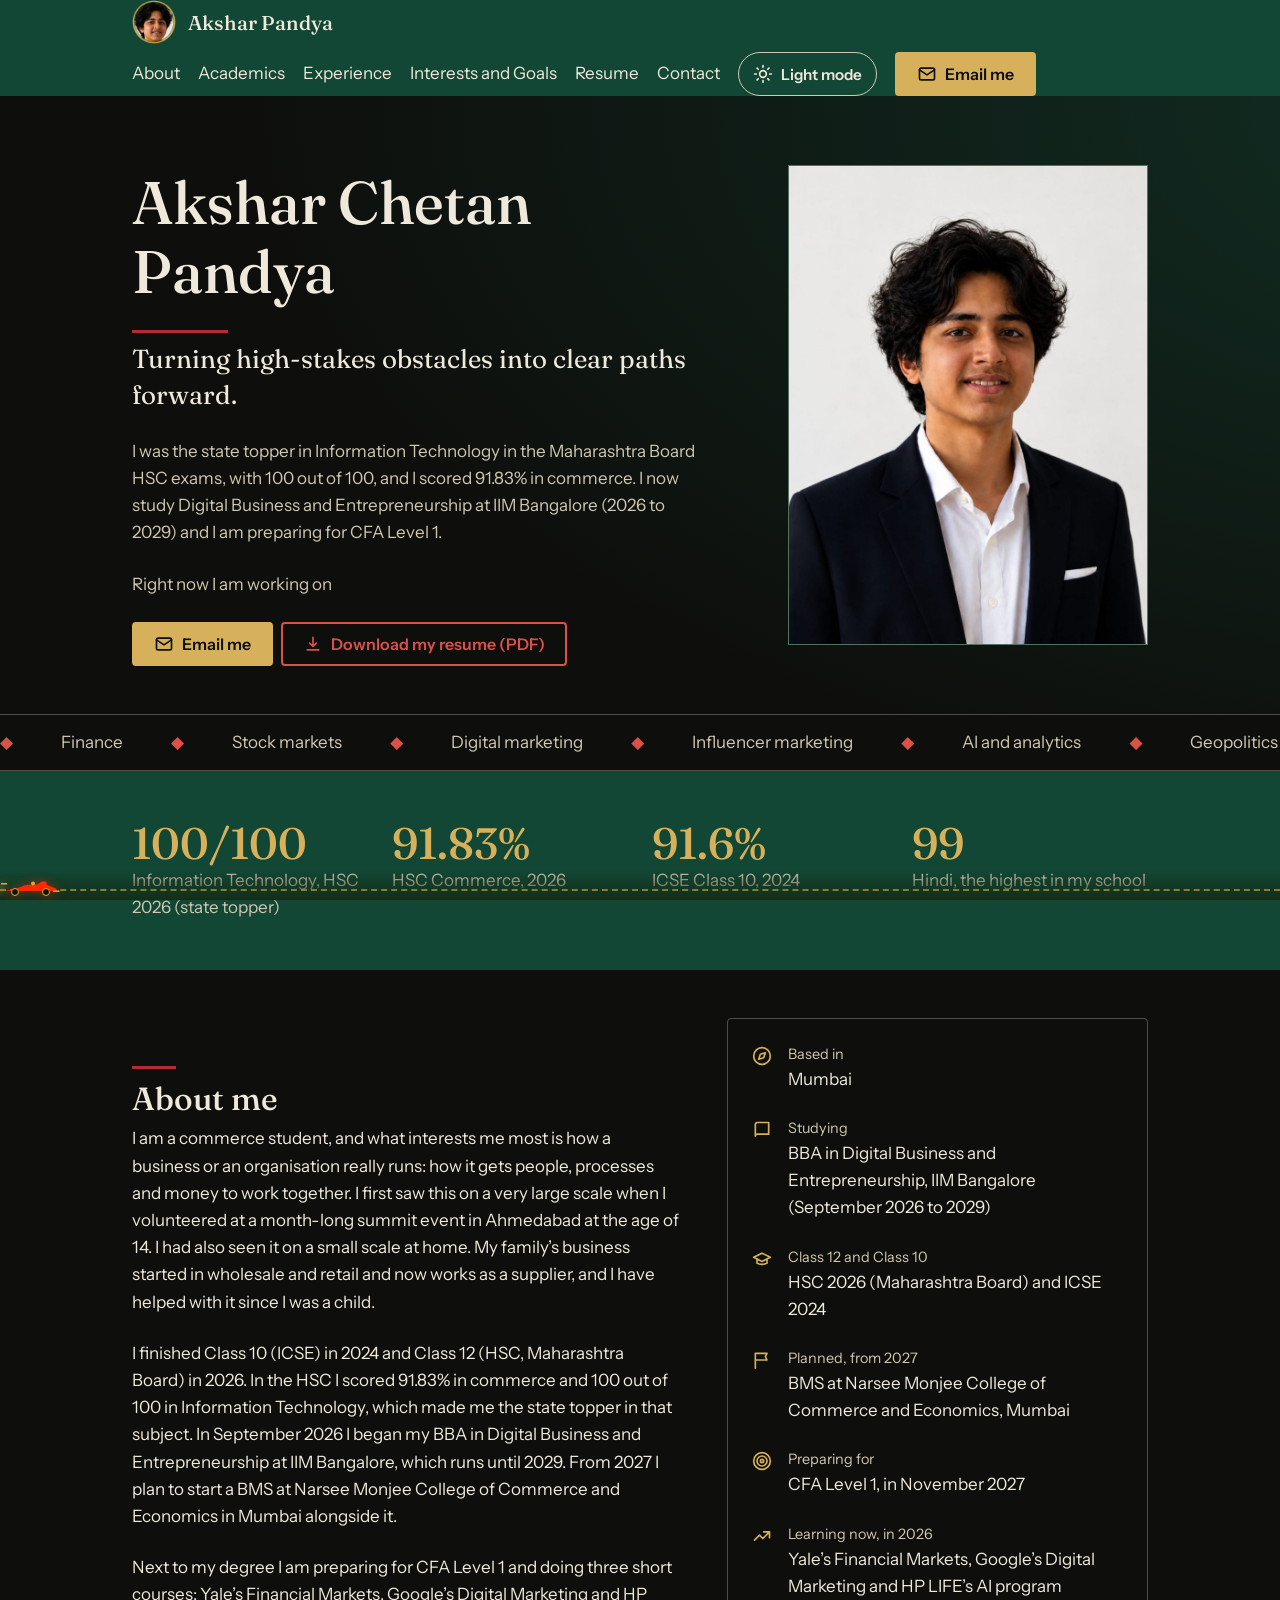
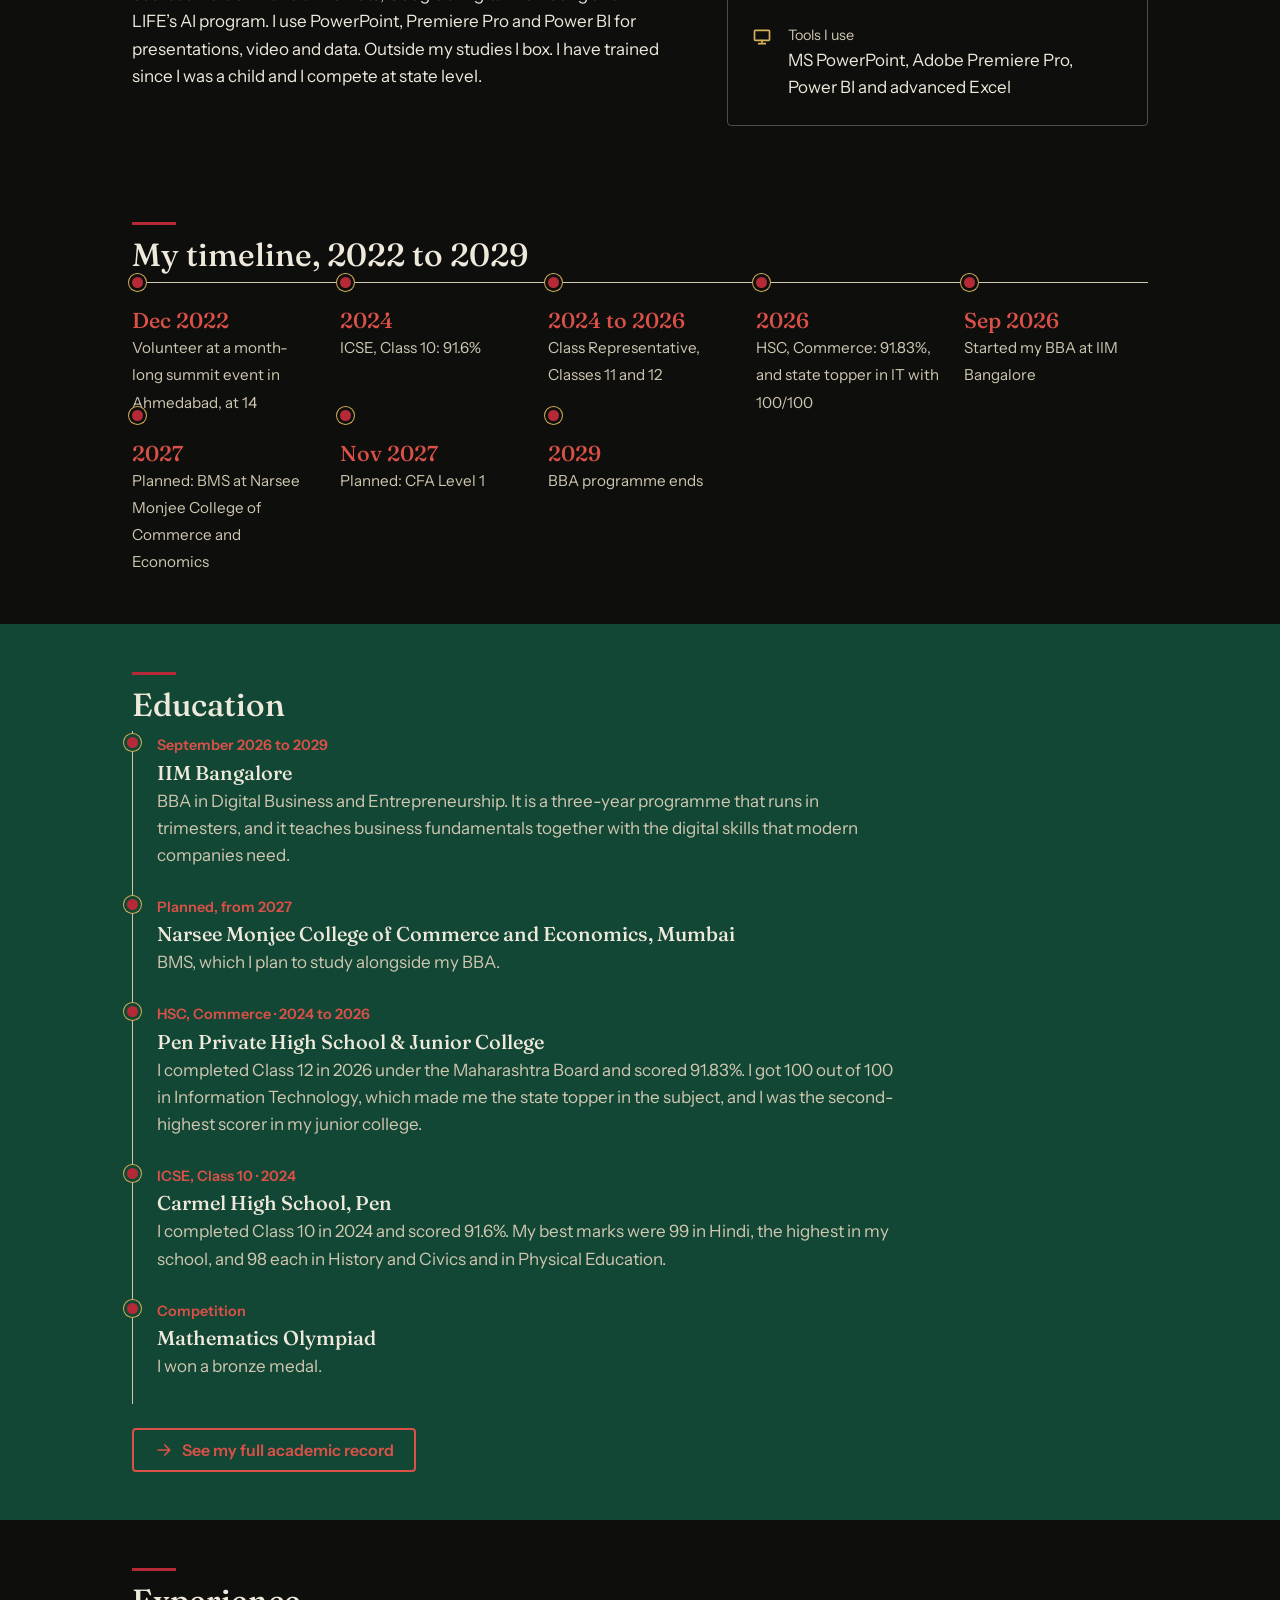
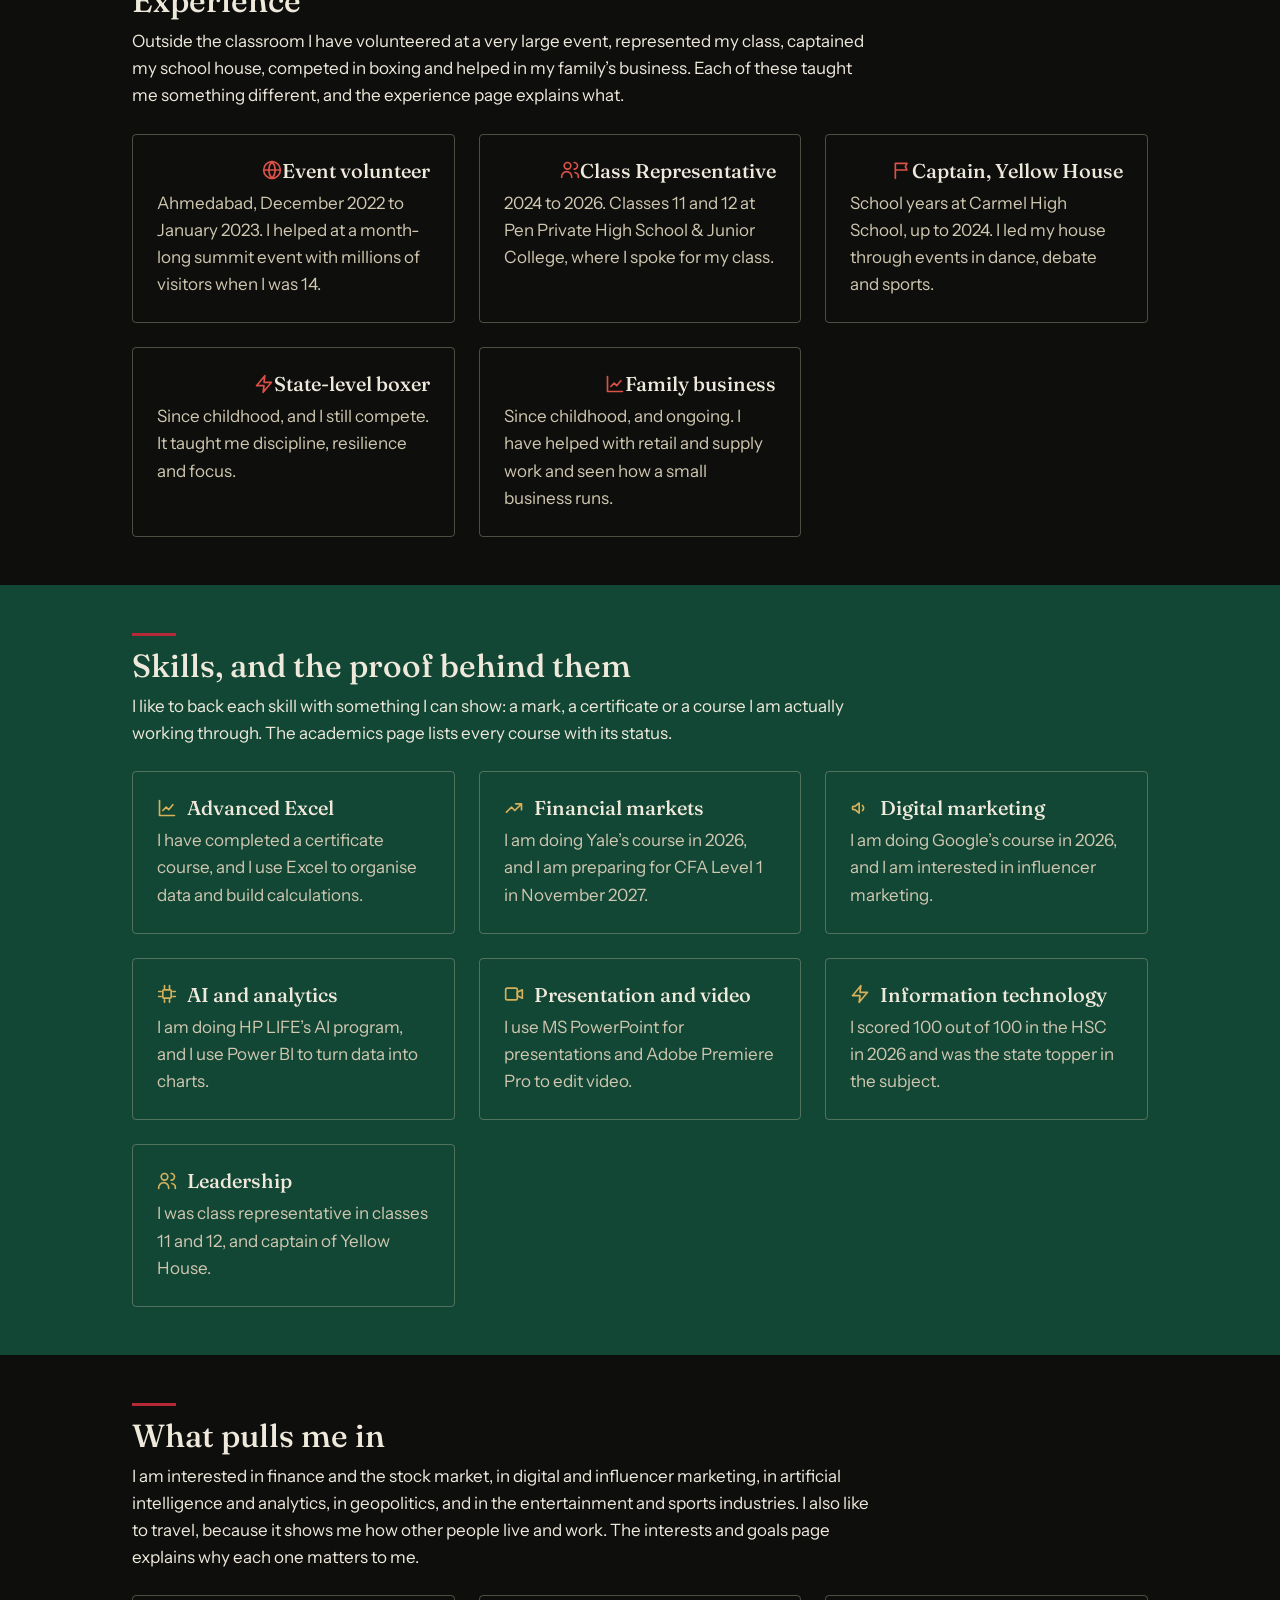
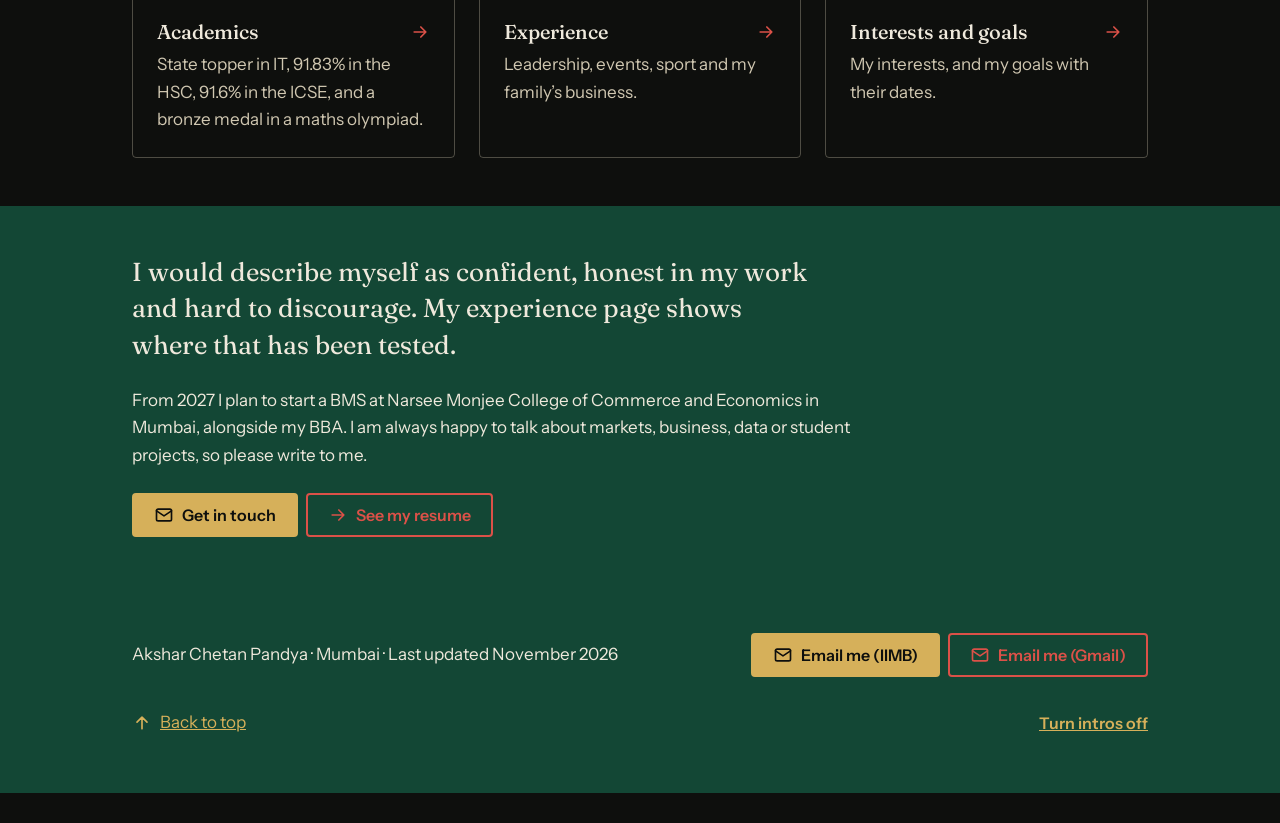
<file: index.html>
<!doctype html>
<html lang="en">
  <head>
    <meta charset="utf-8" />
    <meta name="viewport" content="width=device-width, initial-scale=1" />
    <title>Akshar Chetan Pandya | IIM Bangalore</title>
    <meta
      name="description"
      content="Hi, I'm Akshar Chetan Pandya. I study Digital Business and Entrepreneurship at IIM Bangalore and I'm based in Mumbai."
    />
    <meta name="theme-color" content="#134735" />
    <link rel="icon" href="favicon.svg" type="image/svg+xml" />
    <meta property="og:title" content="Akshar Chetan Pandya | IIM Bangalore" />
    <meta property="og:type" content="website" />
    <script>
      try {
        if (localStorage.getItem("theme") === "light") document.documentElement.dataset.theme = "light";
        if (localStorage.getItem("intros") === "off") document.documentElement.classList.add("no-intro");
      } catch (e) {}
    </script>
    <link rel="preconnect" href="https://fonts.googleapis.com" />
    <link rel="preconnect" href="https://fonts.gstatic.com" crossorigin />
    <link
      rel="stylesheet"
      href="https://fonts.googleapis.com/css2?family=Fraunces:opsz,wght@9..144,500;9..144,600&family=Instrument+Sans:wght@400;600&display=swap"
    />
    <link rel="stylesheet" href="style.css" />
  </head>
  <body id="top">
    <svg class="sprite" aria-hidden="true" focusable="false">
      <symbol id="rose" viewBox="0 0 200 200">
        <circle cx="100" cy="100" r="92" fill="none" stroke="currentColor" stroke-width="1.5" />
        <circle
          cx="100"
          cy="100"
          r="84"
          fill="none"
          stroke="currentColor"
          stroke-width="5"
          stroke-dasharray="1.2 5.9"
        />
        <circle cx="100" cy="100" r="52" fill="none" stroke="currentColor" stroke-width="1" />
        <path
          d="M100 10 108 92 190 100 108 108 100 190 92 108 10 100 92 92Z"
          fill="currentColor"
          fill-opacity=".25"
          stroke="currentColor"
          stroke-width="1.5"
        />
        <path
          d="M100 10 108 92 190 100 108 108 100 190 92 108 10 100 92 92Z"
          transform="rotate(45 100 100) scale(.62) translate(61 61)"
          fill="none"
          stroke="currentColor"
          stroke-width="2"
        />
        <circle cx="100" cy="100" r="5" fill="currentColor" />
      </symbol>
      <symbol id="i-mail" viewBox="0 0 24 24">
        <rect x="3" y="5" width="18" height="14" rx="2" />
        <path d="m3 7 9 6 9-6" />
      </symbol>
      <symbol id="i-down" viewBox="0 0 24 24"><path d="M12 4v11m0 0-4-4m4 4 4-4M5 19h14" /></symbol>
      <symbol id="i-copy" viewBox="0 0 24 24">
        <rect x="9" y="9" width="11" height="11" rx="2" />
        <path d="M5 15V6a2 2 0 0 1 2-2h8" />
      </symbol>
      <symbol id="i-arrow" viewBox="0 0 24 24"><path d="M5 12h14m0 0-6-6m6 6-6 6" /></symbol>
      <symbol id="i-up" viewBox="0 0 24 24"><path d="M12 19V5m0 0-6 6m6-6 6 6" /></symbol>
      <symbol id="i-menu" viewBox="0 0 24 24"><path d="M4 7h16M4 12h16M4 17h16" /></symbol>
      <symbol id="i-users" viewBox="0 0 24 24">
        <circle cx="9" cy="7" r="4" />
        <path d="M2 21v-1a6 6 0 0 1 12 0v1M17 3a4 4 0 0 1 0 8M22 21v-1a5 5 0 0 0-4-5" />
      </symbol>
      <symbol id="i-flag" viewBox="0 0 24 24"><path d="M4 22V4M4 4h14l-2 4 2 4H4" /></symbol>
      <symbol id="i-zap" viewBox="0 0 24 24"><path d="M13 2 3 14h9l-1 8 10-12h-9z" /></symbol>
      <symbol id="i-globe" viewBox="0 0 24 24">
        <circle cx="12" cy="12" r="10" />
        <path d="M2 12h20M12 2a15 15 0 0 1 0 20 15 15 0 0 1 0-20" />
      </symbol>
      <symbol id="i-chart" viewBox="0 0 24 24"><path d="M3 3v18h18M7 15l4-4 3 3 5-6" /></symbol>
      <symbol id="i-award" viewBox="0 0 24 24">
        <circle cx="12" cy="8" r="6" />
        <path d="M8.5 13.5 7 22l5-3 5 3-1.5-8.5" />
      </symbol>
      <symbol id="i-mega" viewBox="0 0 24 24">
        <path d="M3 11v2a1 1 0 0 0 1 1h2l5 4V6L6 10H4a1 1 0 0 0-1 1zM15 9a4 4 0 0 1 0 6" />
      </symbol>
      <symbol id="i-compass" viewBox="0 0 24 24">
        <circle cx="12" cy="12" r="10" />
        <path d="m16 8-2 6-6 2 2-6z" />
      </symbol>
      <symbol id="i-star" viewBox="0 0 24 24">
        <path d="m12 2 3 7 7 .5-5 5 1.5 7.5-6.5-4-6.5 4L7 14.5 2 9.5 9 9z" />
      </symbol>
      <symbol id="i-trend" viewBox="0 0 24 24"><path d="m3 17 6-6 4 4 8-8M14 7h7v7" /></symbol>
      <symbol id="i-target" viewBox="0 0 24 24">
        <circle cx="12" cy="12" r="10" />
        <circle cx="12" cy="12" r="6" />
        <circle cx="12" cy="12" r="2" />
      </symbol>
      <symbol id="i-book" viewBox="0 0 24 24">
        <path d="M4 19.5A2.5 2.5 0 0 1 6.5 17H20V3H6.5A2.5 2.5 0 0 0 4 5.5z" />
      </symbol>
      <symbol id="i-sun" viewBox="0 0 24 24">
        <circle cx="12" cy="12" r="4" />
        <path
          d="M12 2v2M12 20v2M4.9 4.9l1.4 1.4M17.7 17.7l1.4 1.4M2 12h2M20 12h2M4.9 19.1l1.4-1.4M17.7 6.3l1.4-1.4"
        />
      </symbol>
      <symbol id="i-moon" viewBox="0 0 24 24">
        <path d="M21 12.8A9 9 0 1 1 11.2 3 7 7 0 0 0 21 12.8z" />
      </symbol>
      <symbol id="i-ai" viewBox="0 0 24 24">
        <rect x="7" y="7" width="10" height="10" rx="1" />
        <path d="M9 2v3M15 2v3M9 19v3M15 19v3M2 9h3M2 15h3M19 9h3M19 15h3" />
      </symbol>
      <symbol id="i-pres" viewBox="0 0 24 24">
        <rect x="3" y="4" width="18" height="12" rx="1" />
        <path d="M12 16v4M8 20h8" />
      </symbol>
      <symbol id="i-video" viewBox="0 0 24 24">
        <rect x="2" y="5" width="14" height="14" rx="2" />
        <path d="m16 10 6-3v10l-6-3z" />
      </symbol>
      <symbol id="i-bars" viewBox="0 0 24 24"><path d="M5 21V10M12 21V4M19 21v-7" /></symbol>
      <symbol id="i-cap" viewBox="0 0 24 24">
        <path d="M22 10 12 5 2 10l10 5 10-5zM6 12v5c3 2 9 2 12 0v-5" />
      </symbol>
      <symbol id="i-check" viewBox="0 0 24 24"><path d="m5 12 5 5 9-10" /></symbol>
    </svg>
    <div class="tape no-print" aria-label="Highlights from my record">
      <div>
        <span>[AKSHAR_PANDYA: IIMB BBA DBE 2026-2029 <i>▲</i>]</span
        ><span>[CFA_LVL_1: PREPARING <i>▲</i> NOV 2027]</span><span>[IT_SUBJECT: RANK 1 <i>▲</i>]</span
        ><span>[HSC_IT: 100/100 STATE TOPPER <i>▲</i>]</span><span>[HSC_COMMERCE: 91.83% <i>▲</i>]</span
        ><span>[ICSE_CLASS_10: 91.6% <i>▲</i>]</span><span>[MATH_OLYMPIAD: BRONZE 🥉]</span
        ><span>[YALE_FINANCIAL_MARKETS: IN PROGRESS <i>▲</i>]</span
        ><span>[GOOGLE_DIGITAL_MARKETING: IN PROGRESS <i>▲</i>]</span
        ><span>[HP_LIFE_AI: IN PROGRESS <i>▲</i>]</span
        ><span>[POWER_BI + PREMIERE_PRO + POWERPOINT: TOOLKIT <i>▲</i>]</span
        ><span>[BMS_NMCCE: PLANNED 2027 <i>▲</i>]</span
        ><span>[AKSHAR_PANDYA: IIMB BBA DBE 2026-2029 <i>▲</i>]</span
        ><span>[CFA_LVL_1: PREPARING <i>▲</i> NOV 2027]</span><span>[IT_SUBJECT: RANK 1 <i>▲</i>]</span
        ><span>[HSC_IT: 100/100 STATE TOPPER <i>▲</i>]</span><span>[HSC_COMMERCE: 91.83% <i>▲</i>]</span
        ><span>[ICSE_CLASS_10: 91.6% <i>▲</i>]</span><span>[MATH_OLYMPIAD: BRONZE 🥉]</span
        ><span>[YALE_FINANCIAL_MARKETS: IN PROGRESS <i>▲</i>]</span
        ><span>[GOOGLE_DIGITAL_MARKETING: IN PROGRESS <i>▲</i>]</span
        ><span>[HP_LIFE_AI: IN PROGRESS <i>▲</i>]</span
        ><span>[POWER_BI + PREMIERE_PRO + POWERPOINT: TOOLKIT <i>▲</i>]</span
        ><span>[BMS_NMCCE: PLANNED 2027 <i>▲</i>]</span>
      </div>
    </div>
    <a class="skip no-print" href="#main">Skip to content</a>
    <header id="site-nav" class="band no-print">
      <nav class="wrap nav" aria-label="Main">
        <a class="brand" href="index.html"
          ><img class="logo" src="logo.png" width="44" height="44" alt="" />Akshar Pandya</a
        >
        <button class="menu-btn" type="button" aria-expanded="false" aria-controls="nav-list">
          <svg class="icon" aria-hidden="true"><use href="#i-menu" /></svg>Menu
        </button>
        <ul class="nav-links" id="nav-list">
          <li><a class="nav-link" href="about.html">About</a></li>
          <li><a class="nav-link" href="academics.html">Academics</a></li>
          <li><a class="nav-link" href="experience.html">Experience</a></li>
          <li><a class="nav-link" href="interests-and-goals.html">Interests and Goals</a></li>
          <li><a class="nav-link" href="resume.html">Resume</a></li>
          <li><a class="nav-link" href="contact.html">Contact</a></li>
          <li>
            <button class="theme-btn" type="button">
              <span class="t-sun"
                ><svg class="icon" aria-hidden="true"><use href="#i-sun" /></svg>Light mode</span
              ><span class="t-moon"
                ><svg class="icon" aria-hidden="true"><use href="#i-moon" /></svg>Dark mode</span
              >
            </button>
          </li>
          <li>
            <a class="btn" href="mailto:akshar.pandya26@iimb.ac.in?subject=Hello%20Akshar"
              ><svg class="icon" aria-hidden="true"><use href="#i-mail" /></svg>Email me</a
            >
          </li>
        </ul>
      </nav>
    </header>

    <main id="main">
      <div class="bell-intro" data-intro="bell" aria-hidden="true">
        <div class="door l" data-last></div>
        <div class="door r"></div>
        <div class="bell-stage">
          <i class="ring"></i><i class="ring v9"></i><i class="ring v10"></i>
          <div class="burst">
            <i class="cn v11"></i
            ><i class="cn v12"></i
            ><i class="cn v13"></i
            ><i class="cn v14"></i
            ><i class="cn v15"></i
            ><i class="cn v16"></i
            ><i class="cn v17"></i
            ><i class="cn v18"></i
            ><i class="cn v19"></i
            ><i
              class="cn v20"
             
            ></i
            ><i class="cn v21"></i
            ><i class="cn v22"></i
            ><i class="cn v23"></i
            ><i
              class="cn v24"
             
            ></i
            ><i class="cn v25"></i
            ><i class="cn v26"></i
            ><i
              class="cn v27"
             
            ></i
            ><i
              class="cn v28"
             
            ></i
            ><i
              class="cn v29"
             
            ></i
            ><i
              class="cn v30"
             
            ></i
            ><i
              class="cn v31"
             
            ></i
            ><i class="cn v32"></i
            ><i class="cn v33"></i
            ><i class="cn v34"></i
            ><i
              class="cn v35"
             
            ></i
            ><i class="cn v36"></i
            ><i class="cn v37"></i
            ><i
              class="cn v38"
             
            ></i
            ><i class="cn v39"></i
            ><i
              class="cn v40"
             
            ></i>
          </div>
          <svg class="bell" viewBox="0 0 64 72">
            <defs>
              <linearGradient id="gold" x1="0" y1="0" x2="1" y2="1">
                <stop offset="0" stop-color="#f4dd92" />
                <stop offset=".5" stop-color="#d4af37" />
                <stop offset="1" stop-color="#8f7216" />
              </linearGradient>
            </defs>
            <circle cx="32" cy="8" r="4" fill="url(#gold)" />
            <path d="M32 12C20 12 14 22 14 34V46L8 54H56L50 46V34C50 22 44 12 32 12Z" fill="url(#gold)" />
            <path d="M8 54H56V58H8Z" fill="#b8962b" />
            <circle class="clap" cx="32" cy="64" r="5" fill="url(#gold)" />
          </svg>
        </div>
        <ul class="flash-list">
          <li class="g v41">MARKET OPEN</li>
          <li class="v42">NASDAQ ▲</li>
          <li class="v43">S&amp;P 500 ▲</li>
          <li class="v44">NIFTY 50 ▲</li>
          <li class="g v45">CFA_L1: PREPARING</li>
          <li class="v46">IIMB_DBE: ENROLLED</li>
          <li class="g v47">IT_RANK_1: HSC 2026</li>
        </ul>
        <button class="skip-intro" type="button">Skip intro</button>
      </div>
      <!-- hero -->
      <section id="hero">
        <div class="wrap hero">
          <div>
            <h1>Akshar Chetan Pandya</h1>
            <p class="lead">Turning high-stakes obstacles into clear paths forward.</p>
            <p class="sub">
              I was the state topper in Information Technology in the Maharashtra Board HSC exams, with 100
              out of 100, and I scored 91.83% in commerce. I now study Digital Business and Entrepreneurship
              at IIM Bangalore (2026 to 2029) and I am preparing for CFA Level 1.
            </p>
            <p class="now">
              Right now I am working on
              <span class="rot"
                ><b>CFA Level 1</b><b>Yale’s financial markets course</b
                ><b>Google’s digital marketing course</b><b>HP LIFE’s AI program</b></span
              >
            </p>
            <div class="actions">
              <a class="btn" href="mailto:akshar.pandya26@iimb.ac.in?subject=Hello%20Akshar"
                ><svg class="icon" aria-hidden="true"><use href="#i-mail" /></svg>Email me</a
              >
              <a class="btn btn-ghost" href="resume.pdf" download
                ><svg class="icon" aria-hidden="true"><use href="#i-down" /></svg>Download my resume (PDF)</a
              >
            </div>
          </div>
          <figure class="portrait">
            <img
              src="akshar.jpg"
              width="800"
              height="1047"
              fetchpriority="high"
              alt="Akshar Chetan Pandya in a black blazer and white shirt, against a plain light wall"
            />
          </figure>
        </div>
      </section>

      <div class="ticker no-print" aria-hidden="true">
        <div>
          <span>Finance</span><span>Stock markets</span><span>Digital marketing</span
          ><span>Influencer marketing</span><span>AI and analytics</span><span>Geopolitics</span
          ><span>Entertainment industry</span><span>Sports industry</span><span>CFA Level 1</span
          ><span>Power BI</span><span>Culture and travel</span><span>Finance</span><span>Stock markets</span
          ><span>Digital marketing</span><span>Influencer marketing</span><span>AI and analytics</span
          ><span>Geopolitics</span><span>Entertainment industry</span><span>Sports industry</span
          ><span>CFA Level 1</span><span>Power BI</span><span>Culture and travel</span>
        </div>
      </div>

      <section id="results" class="band" aria-label="My results">
        <div class="wrap grid stats reveal">
          <div>
            <span class="num" data-to="100" data-dec="0" data-suffix="/100">100/100</span
            ><span class="cap">Information Technology, HSC 2026 (state topper)</span>
          </div>
          <div>
            <span class="num" data-to="91.83" data-dec="2" data-suffix="%">91.83%</span
            ><span class="cap">HSC Commerce, 2026</span>
          </div>
          <div>
            <span class="num" data-to="91.6" data-dec="1" data-suffix="%">91.6%</span
            ><span class="cap">ICSE Class 10, 2024</span>
          </div>
          <div>
            <span class="num" data-to="99" data-dec="0" data-suffix="">99</span
            ><span class="cap">Hindi, the highest in my school</span>
          </div>
        </div>
      </section>

      <!-- about -->
      <section id="about">
        <div class="wrap two">
          <div>
            <h2>About me</h2>
            <p>
              I am a commerce student, and what interests me most is how a business or an organisation really
              runs: how it gets people, processes and money to work together. I first saw this on a very large
              scale when I volunteered at a month-long summit event in Ahmedabad at the age of 14. I had also
              seen it on a small scale at home. My family’s business started in wholesale and retail and now
              works as a supplier, and I have helped with it since I was a child.
            </p>
            <p>
              I finished Class 10 (ICSE) in 2024 and Class 12 (HSC, Maharashtra Board) in 2026. In the HSC I
              scored 91.83% in commerce and 100 out of 100 in Information Technology, which made me the state
              topper in that subject. In September 2026 I began my BBA in Digital Business and
              Entrepreneurship at IIM Bangalore, which runs until 2029. From 2027 I plan to start a BMS at
              Narsee Monjee College of Commerce and Economics in Mumbai alongside it.
            </p>
            <p>
              Next to my degree I am preparing for CFA Level 1 and doing three short courses: Yale’s Financial
              Markets, Google’s Digital Marketing and HP LIFE’s AI program. I use PowerPoint, Premiere Pro and
              Power BI for presentations, video and data. Outside my studies I box. I have trained since I was
              a child and I compete at state level.
            </p>
          </div>
          <dl class="facts reveal">
            <div>
              <svg class="icon" aria-hidden="true"><use href="#i-compass" /></svg>
              <dt>Based in</dt>
              <dd>Mumbai</dd>
            </div>
            <div>
              <svg class="icon" aria-hidden="true"><use href="#i-book" /></svg>
              <dt>Studying</dt>
              <dd>BBA in Digital Business and Entrepreneurship, IIM Bangalore (September 2026 to 2029)</dd>
            </div>
            <div>
              <svg class="icon" aria-hidden="true"><use href="#i-cap" /></svg>
              <dt>Class 12 and Class 10</dt>
              <dd>HSC 2026 (Maharashtra Board) and ICSE 2024</dd>
            </div>
            <div>
              <svg class="icon" aria-hidden="true"><use href="#i-flag" /></svg>
              <dt>Planned, from 2027</dt>
              <dd>BMS at Narsee Monjee College of Commerce and Economics, Mumbai</dd>
            </div>
            <div>
              <svg class="icon" aria-hidden="true"><use href="#i-target" /></svg>
              <dt>Preparing for</dt>
              <dd>CFA Level 1, in November 2027</dd>
            </div>
            <div>
              <svg class="icon" aria-hidden="true"><use href="#i-trend" /></svg>
              <dt>Learning now, in 2026</dt>
              <dd>Yale’s Financial Markets, Google’s Digital Marketing and HP LIFE’s AI program</dd>
            </div>
            <div>
              <svg class="icon" aria-hidden="true"><use href="#i-pres" /></svg>
              <dt>Tools I use</dt>
              <dd>MS PowerPoint, Adobe Premiere Pro, Power BI and advanced Excel</dd>
            </div>
          </dl>
        </div>
      </section>

      <!-- timeline -->
      <section id="timeline">
        <div class="wrap">
          <h2>My timeline, 2022 to 2029</h2>
          <ol class="years reveal">
            <li class="v48">
              <b>Dec 2022</b><span>Volunteer at a month-long summit event in Ahmedabad, at 14</span>
            </li>
            <li class="v49"><b>2024</b><span>ICSE, Class 10: 91.6%</span></li>
            <li class="v50"><b>2024 to 2026</b><span>Class Representative, Classes 11 and 12</span></li>
            <li class="v51">
              <b>2026</b><span>HSC, Commerce: 91.83%, and state topper in IT with 100/100</span>
            </li>
            <li class="v52"><b>Sep 2026</b><span>Started my BBA at IIM Bangalore</span></li>
            <li class="v53">
              <b>2027</b><span>Planned: BMS at Narsee Monjee College of Commerce and Economics</span>
            </li>
            <li class="v54"><b>Nov 2027</b><span>Planned: CFA Level 1</span></li>
            <li class="v55"><b>2029</b><span>BBA programme ends</span></li>
          </ol>
        </div>
      </section>

      <!-- education -->
      <section id="education" class="band">
        <div class="wrap">
          <h2>Education</h2>
          <ol class="tl reveal">
            <li>
              <span class="when">September 2026 to 2029</span>
              <h3>IIM Bangalore</h3>
              <p>
                BBA in Digital Business and Entrepreneurship. It is a three-year programme that runs in
                trimesters, and it teaches business fundamentals together with the digital skills that modern
                companies need.
              </p>
            </li>
            <li>
              <span class="when">Planned, from 2027</span>
              <h3>Narsee Monjee College of Commerce and Economics, Mumbai</h3>
              <p>BMS, which I plan to study alongside my BBA.</p>
            </li>
            <li>
              <span class="when">HSC, Commerce · 2024 to 2026</span>
              <h3>Pen Private High School &amp; Junior College</h3>
              <p>
                I completed Class 12 in 2026 under the Maharashtra Board and scored 91.83%. I got 100 out of
                100 in Information Technology, which made me the state topper in the subject, and I was the
                second-highest scorer in my junior college.
              </p>
            </li>
            <li>
              <span class="when">ICSE, Class 10 · 2024</span>
              <h3>Carmel High School, Pen</h3>
              <p>
                I completed Class 10 in 2024 and scored 91.6%. My best marks were 99 in Hindi, the highest in
                my school, and 98 each in History and Civics and in Physical Education.
              </p>
            </li>
            <li>
              <span class="when">Competition</span>
              <h3>Mathematics Olympiad</h3>
              <p>I won a bronze medal.</p>
            </li>
          </ol>
          <a class="btn btn-ghost" href="academics.html"
            ><svg class="icon" aria-hidden="true"><use href="#i-arrow" /></svg>See my full academic record</a
          >
        </div>
      </section>

      <!-- experience -->
      <section id="experience">
        <div class="wrap">
          <h2>Experience</h2>
          <p>
            Outside the classroom I have volunteered at a very large event, represented my class, captained my
            school house, competed in boxing and helped in my family’s business. Each of these taught me
            something different, and the experience page explains what.
          </p>
          <div class="grid reveal">
            <a class="card" href="experience.html#event"
              ><h3>
                <svg class="icon" aria-hidden="true"><use href="#i-globe" /></svg>Event volunteer
              </h3>
              <p>
                Ahmedabad, December 2022 to January 2023. I helped at a month-long summit event with millions
                of visitors when I was 14.
              </p></a
            >
            <a class="card" href="experience.html#class-rep"
              ><h3>
                <svg class="icon" aria-hidden="true"><use href="#i-users" /></svg>Class Representative
              </h3>
              <p>
                2024 to 2026. Classes 11 and 12 at Pen Private High School &amp; Junior College, where I spoke
                for my class.
              </p></a
            >
            <a class="card" href="experience.html#house-captain"
              ><h3>
                <svg class="icon" aria-hidden="true"><use href="#i-flag" /></svg>Captain, Yellow House
              </h3>
              <p>
                School years at Carmel High School, up to 2024. I led my house through events in dance, debate
                and sports.
              </p></a
            >
            <a class="card" href="experience.html#boxing"
              ><h3>
                <svg class="icon" aria-hidden="true"><use href="#i-zap" /></svg>State-level boxer
              </h3>
              <p>Since childhood, and I still compete. It taught me discipline, resilience and focus.</p></a
            >
            <a class="card" href="experience.html#business"
              ><h3>
                <svg class="icon" aria-hidden="true"><use href="#i-chart" /></svg>Family business
              </h3>
              <p>
                Since childhood, and ongoing. I have helped with retail and supply work and seen how a small
                business runs.
              </p></a
            >
          </div>
        </div>
      </section>

      <!-- skills -->
      <section id="skills" class="band">
        <div class="wrap">
          <h2>Skills, and the proof behind them</h2>
          <p>
            I like to back each skill with something I can show: a mark, a certificate or a course I am
            actually working through. The academics page lists every course with its status.
          </p>
          <div class="grid reveal">
            <article class="card">
              <h3>
                <svg class="icon" aria-hidden="true"><use href="#i-chart" /></svg>Advanced Excel
              </h3>
              <p>
                I have completed a certificate course, and I use Excel to organise data and build
                calculations.
              </p>
            </article>
            <article class="card">
              <h3>
                <svg class="icon" aria-hidden="true"><use href="#i-trend" /></svg>Financial markets
              </h3>
              <p>I am doing Yale’s course in 2026, and I am preparing for CFA Level 1 in November 2027.</p>
            </article>
            <article class="card">
              <h3>
                <svg class="icon" aria-hidden="true"><use href="#i-mega" /></svg>Digital marketing
              </h3>
              <p>I am doing Google’s course in 2026, and I am interested in influencer marketing.</p>
            </article>
            <article class="card">
              <h3>
                <svg class="icon" aria-hidden="true"><use href="#i-ai" /></svg>AI and analytics
              </h3>
              <p>I am doing HP LIFE’s AI program, and I use Power BI to turn data into charts.</p>
            </article>
            <article class="card">
              <h3>
                <svg class="icon" aria-hidden="true"><use href="#i-video" /></svg>Presentation and video
              </h3>
              <p>I use MS PowerPoint for presentations and Adobe Premiere Pro to edit video.</p>
            </article>
            <article class="card">
              <h3>
                <svg class="icon" aria-hidden="true"><use href="#i-zap" /></svg>Information technology
              </h3>
              <p>I scored 100 out of 100 in the HSC in 2026 and was the state topper in the subject.</p>
            </article>
            <article class="card">
              <h3>
                <svg class="icon" aria-hidden="true"><use href="#i-users" /></svg>Leadership
              </h3>
              <p>I was class representative in classes 11 and 12, and captain of Yellow House.</p>
            </article>
          </div>
        </div>
      </section>

      <section>
        <div class="wrap">
          <h2>What pulls me in</h2>
          <p>
            I am interested in finance and the stock market, in digital and influencer marketing, in
            artificial intelligence and analytics, in geopolitics, and in the entertainment and sports
            industries. I also like to travel, because it shows me how other people live and work. The
            interests and goals page explains why each one matters to me.
          </p>
          <div class="grid reveal">
            <a class="card" href="academics.html"
              ><h3>
                Academics<svg class="icon" aria-hidden="true"><use href="#i-arrow" /></svg>
              </h3>
              <p>
                State topper in IT, 91.83% in the HSC, 91.6% in the ICSE, and a bronze medal in a maths
                olympiad.
              </p></a
            >
            <a class="card" href="experience.html"
              ><h3>
                Experience<svg class="icon" aria-hidden="true"><use href="#i-arrow" /></svg>
              </h3>
              <p>Leadership, events, sport and my family’s business.</p></a
            >
            <a class="card" href="interests-and-goals.html"
              ><h3>
                Interests and goals<svg class="icon" aria-hidden="true"><use href="#i-arrow" /></svg>
              </h3>
              <p>My interests, and my goals with their dates.</p></a
            >
          </div>
        </div>
      </section>

      <section class="band">
        <div class="wrap">
          <p class="closing reveal">
            I would describe myself as confident, honest in my work and hard to discourage. My experience page
            shows where that has been tested.
          </p>
          <p>
            From 2027 I plan to start a BMS at Narsee Monjee College of Commerce and Economics in Mumbai,
            alongside my BBA. I am always happy to talk about markets, business, data or student projects, so
            please write to me.
          </p>
          <div class="actions">
            <a class="btn" href="contact.html"
              ><svg class="icon" aria-hidden="true"><use href="#i-mail" /></svg>Get in touch</a
            ><a class="btn btn-ghost" href="resume.html"
              ><svg class="icon" aria-hidden="true"><use href="#i-arrow" /></svg>See my resume</a
            >
          </div>
        </div>
      </section>
    </main>

    <footer class="band no-print">
      <div class="wrap foot">
        <p>Akshar Chetan Pandya &middot; Mumbai &middot; Last updated November 2026</p>
        <div class="actions">
          <a class="btn" href="mailto:akshar.pandya26@iimb.ac.in?subject=Hello%20Akshar"
            ><svg class="icon" aria-hidden="true"><use href="#i-mail" /></svg>Email me (IIMB)</a
          >
          <a class="btn btn-ghost" href="mailto:aksharp121108@gmail.com?subject=Hello%20Akshar"
            ><svg class="icon" aria-hidden="true"><use href="#i-mail" /></svg>Email me (Gmail)</a
          >
        </div>
        <a class="top-link" href="#top"
          ><svg class="icon" aria-hidden="true"><use href="#i-up" /></svg>Back to top</a
        >
      </div>
    </footer>
    <div class="f1 no-print" aria-hidden="true">
      <i class="f1-line"></i>
      <div class="f1-go">
        <i class="trail"></i
        ><svg viewBox="0 0 120 34" aria-hidden="true">
          <path fill="#FF2800" d="M10 24 30 20 52 12 74 11 84 5 92 5 94 12 112 19 114 24Z" />
          <path fill="#d4af37" d="M2 8h12v3H2zM106 23h13v3h-13z" />
          <circle cx="66" cy="9" r="4" fill="#d4af37" />
          <circle cx="30" cy="26" r="7" fill="#111" stroke="#d4af37" stroke-width="2" />
          <circle cx="92" cy="26" r="7" fill="#111" stroke="#d4af37" stroke-width="2" />
        </svg>
      </div>
    </div>
    <script src="script.js"></script>
  </body>
</html>
</file>
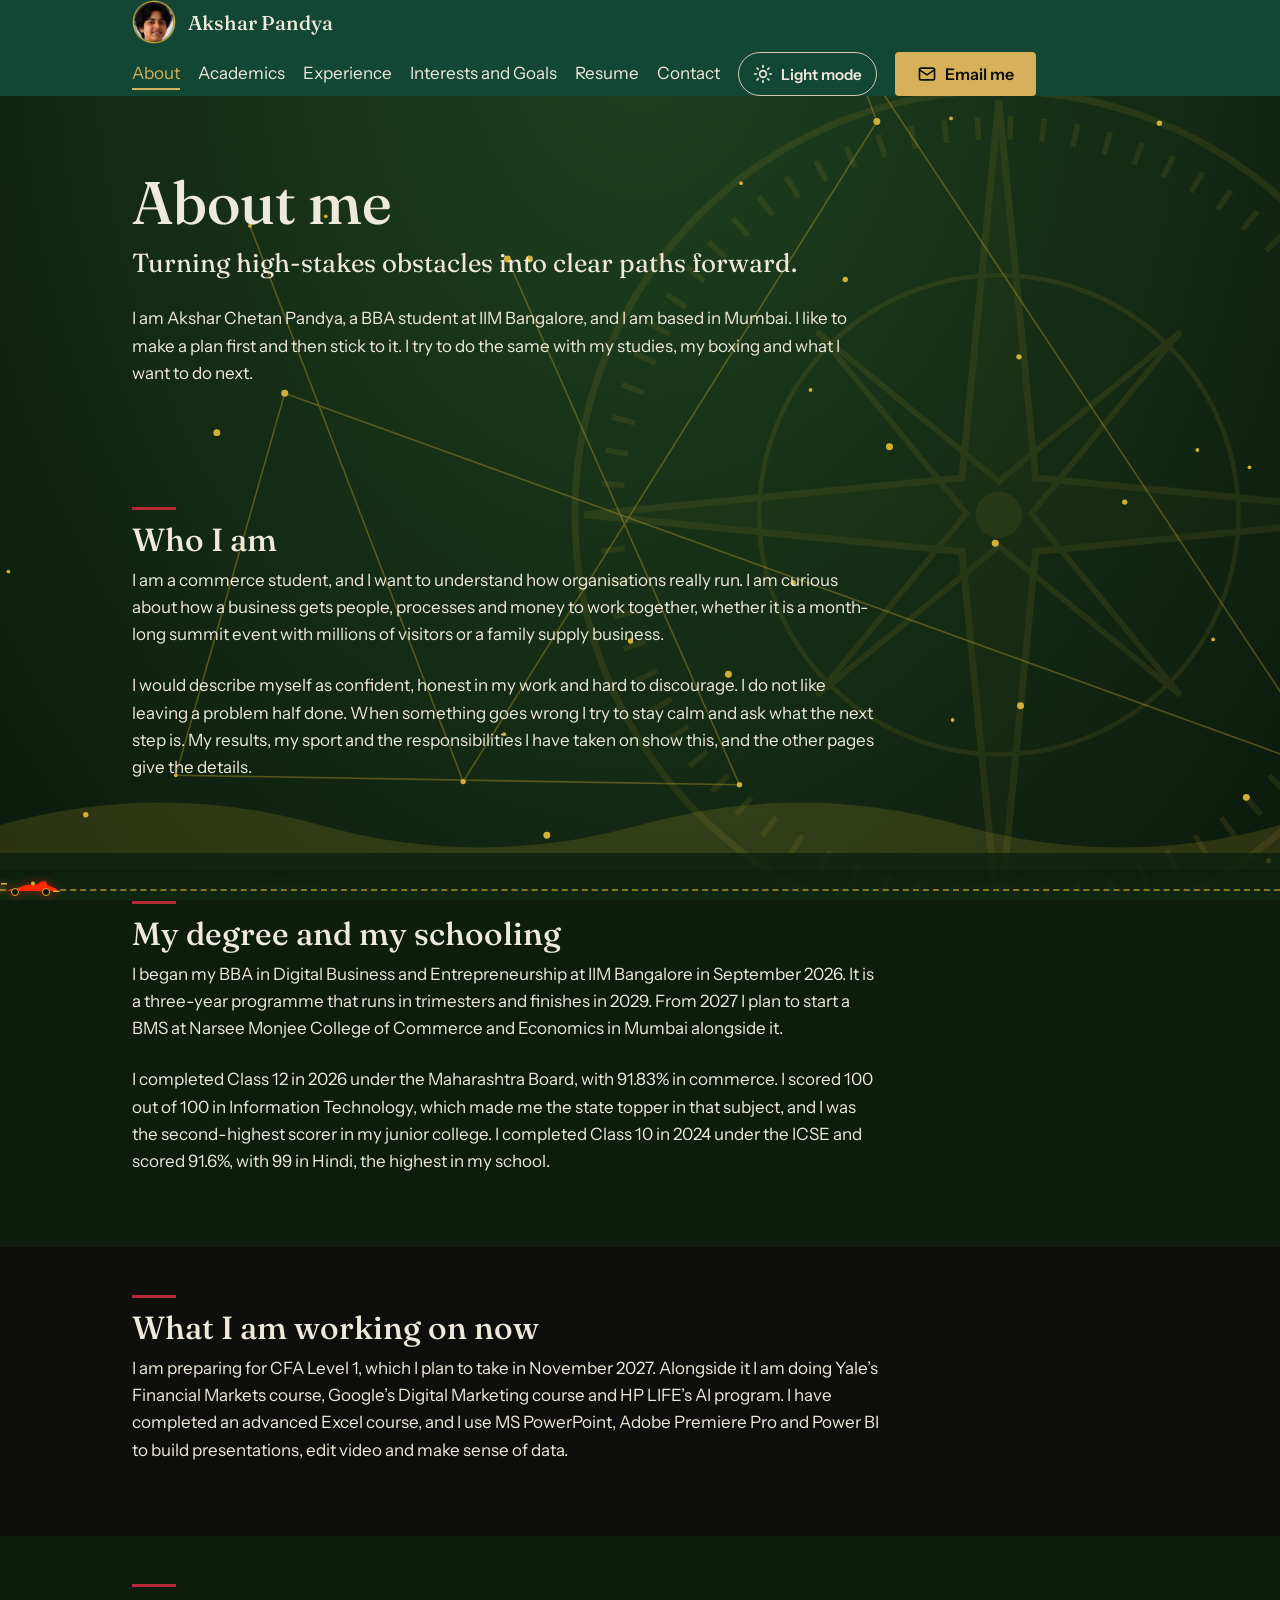
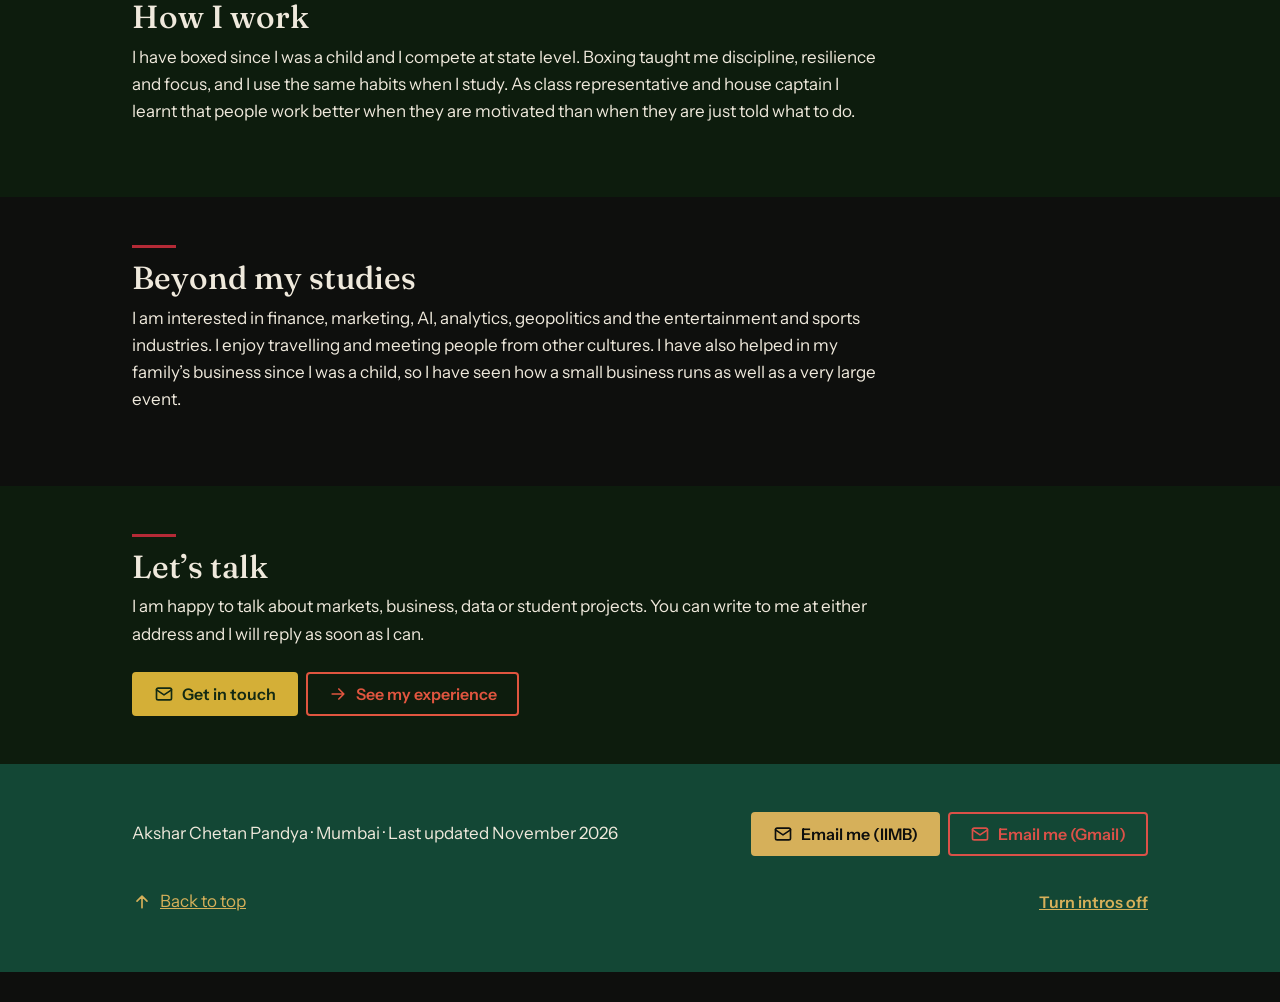
<file: about.html>
<!doctype html>
<html lang="en">
  <head>
    <meta charset="utf-8" />
    <meta name="viewport" content="width=device-width, initial-scale=1" />
    <title>About me | Akshar Chetan Pandya</title>
    <meta
      name="description"
      content="About Akshar Chetan Pandya: IIM Bangalore BBA 2026 to 2029, HSC 2026, ICSE 2024 and CFA Level 1 preparation."
    />
    <meta name="theme-color" content="#134735" />
    <link rel="icon" href="favicon.svg" type="image/svg+xml" />
    <meta property="og:title" content="About me | Akshar Chetan Pandya" />
    <meta property="og:type" content="website" />
    <script>
      try {
        if (localStorage.getItem("theme") === "light") document.documentElement.dataset.theme = "light";
        if (localStorage.getItem("intros") === "off") document.documentElement.classList.add("no-intro");
      } catch (e) {}
    </script>
    <link rel="preconnect" href="https://fonts.googleapis.com" />
    <link rel="preconnect" href="https://fonts.gstatic.com" crossorigin />
    <link
      rel="stylesheet"
      href="https://fonts.googleapis.com/css2?family=Fraunces:opsz,wght@9..144,500;9..144,600&family=Instrument+Sans:wght@400;600&display=swap"
    />
    <link rel="stylesheet" href="style.css" />
  </head>
  <body id="top">
    <svg class="sprite" aria-hidden="true" focusable="false">
      <symbol id="rose" viewBox="0 0 200 200">
        <circle cx="100" cy="100" r="92" fill="none" stroke="currentColor" stroke-width="1.5" />
        <circle
          cx="100"
          cy="100"
          r="84"
          fill="none"
          stroke="currentColor"
          stroke-width="5"
          stroke-dasharray="1.2 5.9"
        />
        <circle cx="100" cy="100" r="52" fill="none" stroke="currentColor" stroke-width="1" />
        <path
          d="M100 10 108 92 190 100 108 108 100 190 92 108 10 100 92 92Z"
          fill="currentColor"
          fill-opacity=".25"
          stroke="currentColor"
          stroke-width="1.5"
        />
        <path
          d="M100 10 108 92 190 100 108 108 100 190 92 108 10 100 92 92Z"
          transform="rotate(45 100 100) scale(.62) translate(61 61)"
          fill="none"
          stroke="currentColor"
          stroke-width="2"
        />
        <circle cx="100" cy="100" r="5" fill="currentColor" />
      </symbol>
      <symbol id="i-mail" viewBox="0 0 24 24">
        <rect x="3" y="5" width="18" height="14" rx="2" />
        <path d="m3 7 9 6 9-6" />
      </symbol>
      <symbol id="i-down" viewBox="0 0 24 24"><path d="M12 4v11m0 0-4-4m4 4 4-4M5 19h14" /></symbol>
      <symbol id="i-copy" viewBox="0 0 24 24">
        <rect x="9" y="9" width="11" height="11" rx="2" />
        <path d="M5 15V6a2 2 0 0 1 2-2h8" />
      </symbol>
      <symbol id="i-arrow" viewBox="0 0 24 24"><path d="M5 12h14m0 0-6-6m6 6-6 6" /></symbol>
      <symbol id="i-up" viewBox="0 0 24 24"><path d="M12 19V5m0 0-6 6m6-6 6 6" /></symbol>
      <symbol id="i-menu" viewBox="0 0 24 24"><path d="M4 7h16M4 12h16M4 17h16" /></symbol>
      <symbol id="i-users" viewBox="0 0 24 24">
        <circle cx="9" cy="7" r="4" />
        <path d="M2 21v-1a6 6 0 0 1 12 0v1M17 3a4 4 0 0 1 0 8M22 21v-1a5 5 0 0 0-4-5" />
      </symbol>
      <symbol id="i-flag" viewBox="0 0 24 24"><path d="M4 22V4M4 4h14l-2 4 2 4H4" /></symbol>
      <symbol id="i-zap" viewBox="0 0 24 24"><path d="M13 2 3 14h9l-1 8 10-12h-9z" /></symbol>
      <symbol id="i-globe" viewBox="0 0 24 24">
        <circle cx="12" cy="12" r="10" />
        <path d="M2 12h20M12 2a15 15 0 0 1 0 20 15 15 0 0 1 0-20" />
      </symbol>
      <symbol id="i-chart" viewBox="0 0 24 24"><path d="M3 3v18h18M7 15l4-4 3 3 5-6" /></symbol>
      <symbol id="i-award" viewBox="0 0 24 24">
        <circle cx="12" cy="8" r="6" />
        <path d="M8.5 13.5 7 22l5-3 5 3-1.5-8.5" />
      </symbol>
      <symbol id="i-mega" viewBox="0 0 24 24">
        <path d="M3 11v2a1 1 0 0 0 1 1h2l5 4V6L6 10H4a1 1 0 0 0-1 1zM15 9a4 4 0 0 1 0 6" />
      </symbol>
      <symbol id="i-compass" viewBox="0 0 24 24">
        <circle cx="12" cy="12" r="10" />
        <path d="m16 8-2 6-6 2 2-6z" />
      </symbol>
      <symbol id="i-star" viewBox="0 0 24 24">
        <path d="m12 2 3 7 7 .5-5 5 1.5 7.5-6.5-4-6.5 4L7 14.5 2 9.5 9 9z" />
      </symbol>
      <symbol id="i-trend" viewBox="0 0 24 24"><path d="m3 17 6-6 4 4 8-8M14 7h7v7" /></symbol>
      <symbol id="i-target" viewBox="0 0 24 24">
        <circle cx="12" cy="12" r="10" />
        <circle cx="12" cy="12" r="6" />
        <circle cx="12" cy="12" r="2" />
      </symbol>
      <symbol id="i-book" viewBox="0 0 24 24">
        <path d="M4 19.5A2.5 2.5 0 0 1 6.5 17H20V3H6.5A2.5 2.5 0 0 0 4 5.5z" />
      </symbol>
      <symbol id="i-sun" viewBox="0 0 24 24">
        <circle cx="12" cy="12" r="4" />
        <path
          d="M12 2v2M12 20v2M4.9 4.9l1.4 1.4M17.7 17.7l1.4 1.4M2 12h2M20 12h2M4.9 19.1l1.4-1.4M17.7 6.3l1.4-1.4"
        />
      </symbol>
      <symbol id="i-moon" viewBox="0 0 24 24">
        <path d="M21 12.8A9 9 0 1 1 11.2 3 7 7 0 0 0 21 12.8z" />
      </symbol>
      <symbol id="i-ai" viewBox="0 0 24 24">
        <rect x="7" y="7" width="10" height="10" rx="1" />
        <path d="M9 2v3M15 2v3M9 19v3M15 19v3M2 9h3M2 15h3M19 9h3M19 15h3" />
      </symbol>
      <symbol id="i-pres" viewBox="0 0 24 24">
        <rect x="3" y="4" width="18" height="12" rx="1" />
        <path d="M12 16v4M8 20h8" />
      </symbol>
      <symbol id="i-video" viewBox="0 0 24 24">
        <rect x="2" y="5" width="14" height="14" rx="2" />
        <path d="m16 10 6-3v10l-6-3z" />
      </symbol>
      <symbol id="i-bars" viewBox="0 0 24 24"><path d="M5 21V10M12 21V4M19 21v-7" /></symbol>
      <symbol id="i-cap" viewBox="0 0 24 24">
        <path d="M22 10 12 5 2 10l10 5 10-5zM6 12v5c3 2 9 2 12 0v-5" />
      </symbol>
      <symbol id="i-check" viewBox="0 0 24 24"><path d="m5 12 5 5 9-10" /></symbol>
    </svg>
    <div class="tape no-print" aria-label="Highlights from my record">
      <div>
        <span>[AKSHAR_PANDYA: IIMB BBA DBE 2026-2029 <i>▲</i>]</span
        ><span>[CFA_LVL_1: PREPARING <i>▲</i> NOV 2027]</span><span>[IT_SUBJECT: RANK 1 <i>▲</i>]</span
        ><span>[HSC_IT: 100/100 STATE TOPPER <i>▲</i>]</span><span>[HSC_COMMERCE: 91.83% <i>▲</i>]</span
        ><span>[ICSE_CLASS_10: 91.6% <i>▲</i>]</span><span>[MATH_OLYMPIAD: BRONZE 🥉]</span
        ><span>[YALE_FINANCIAL_MARKETS: IN PROGRESS <i>▲</i>]</span
        ><span>[GOOGLE_DIGITAL_MARKETING: IN PROGRESS <i>▲</i>]</span
        ><span>[HP_LIFE_AI: IN PROGRESS <i>▲</i>]</span
        ><span>[POWER_BI + PREMIERE_PRO + POWERPOINT: TOOLKIT <i>▲</i>]</span
        ><span>[BMS_NMCCE: PLANNED 2027 <i>▲</i>]</span
        ><span>[AKSHAR_PANDYA: IIMB BBA DBE 2026-2029 <i>▲</i>]</span
        ><span>[CFA_LVL_1: PREPARING <i>▲</i> NOV 2027]</span><span>[IT_SUBJECT: RANK 1 <i>▲</i>]</span
        ><span>[HSC_IT: 100/100 STATE TOPPER <i>▲</i>]</span><span>[HSC_COMMERCE: 91.83% <i>▲</i>]</span
        ><span>[ICSE_CLASS_10: 91.6% <i>▲</i>]</span><span>[MATH_OLYMPIAD: BRONZE 🥉]</span
        ><span>[YALE_FINANCIAL_MARKETS: IN PROGRESS <i>▲</i>]</span
        ><span>[GOOGLE_DIGITAL_MARKETING: IN PROGRESS <i>▲</i>]</span
        ><span>[HP_LIFE_AI: IN PROGRESS <i>▲</i>]</span
        ><span>[POWER_BI + PREMIERE_PRO + POWERPOINT: TOOLKIT <i>▲</i>]</span
        ><span>[BMS_NMCCE: PLANNED 2027 <i>▲</i>]</span>
      </div>
    </div>
    <a class="skip no-print" href="#main">Skip to content</a>
    <header id="site-nav" class="band no-print">
      <nav class="wrap nav" aria-label="Main">
        <a class="brand" href="index.html"
          ><img class="logo" src="logo.png" width="44" height="44" alt="" />Akshar Pandya</a
        >
        <button class="menu-btn" type="button" aria-expanded="false" aria-controls="nav-list">
          <svg class="icon" aria-hidden="true"><use href="#i-menu" /></svg>Menu
        </button>
        <ul class="nav-links" id="nav-list">
          <li><a class="nav-link" href="about.html" aria-current="page">About</a></li>
          <li><a class="nav-link" href="academics.html">Academics</a></li>
          <li><a class="nav-link" href="experience.html">Experience</a></li>
          <li><a class="nav-link" href="interests-and-goals.html">Interests and Goals</a></li>
          <li><a class="nav-link" href="resume.html">Resume</a></li>
          <li><a class="nav-link" href="contact.html">Contact</a></li>
          <li>
            <button class="theme-btn" type="button">
              <span class="t-sun"
                ><svg class="icon" aria-hidden="true"><use href="#i-sun" /></svg>Light mode</span
              ><span class="t-moon"
                ><svg class="icon" aria-hidden="true"><use href="#i-moon" /></svg>Dark mode</span
              >
            </button>
          </li>
          <li>
            <a class="btn" href="mailto:akshar.pandya26@iimb.ac.in?subject=Hello%20Akshar"
              ><svg class="icon" aria-hidden="true"><use href="#i-mail" /></svg>Email me</a
            >
          </li>
        </ul>
      </nav>
    </header>

    <main id="main" class="odyssey">
      <div class="odyssey-intro" data-intro="about" aria-hidden="true">
        <div class="half top" data-last></div>
        <div class="half bot"></div>
        <div class="intro-art">
          <svg
            class="intro-stars"
            viewBox="0 0 1000 570"
            preserveAspectRatio="xMidYMid slice"
            aria-hidden="true"
          >
            <polyline
              class="const"
              points="253,143 388,495 650,77 630,23 940,490 275,249 206,491 563,497 416,164"
              fill="none"
              stroke="#d4af37"
              stroke-width="1"
              stroke-opacity=".35"
            />
            <circle class="st v1" cx="253" cy="143" r="1.2" fill="#d4af37" />
            <circle class="st v2" cx="388" cy="495" r="1.7" fill="#d4af37" />
            <circle class="st v3" cx="650" cy="77" r="2.2" fill="#d4af37" />
            <circle class="st v4" cx="630" cy="23" r="1.2" fill="#d4af37" />
            <circle class="st v5" cx="940" cy="490" r="1.7" fill="#d4af37" />
            <circle class="st v6" cx="275" cy="249" r="2.2" fill="#d4af37" />
            <circle class="st v7" cx="206" cy="491" r="1.2" fill="#d4af37" />
            <circle class="st v1" cx="563" cy="497" r="1.7" fill="#d4af37" />
            <circle class="st v2" cx="416" cy="164" r="2.2" fill="#d4af37" />
            <circle class="st v3" cx="247" cy="165" r="1.2" fill="#d4af37" />
            <circle class="st v4" cx="898" cy="545" r="1.7" fill="#d4af37" />
            <circle class="st v5" cx="409" cy="25" r="2.2" fill="#d4af37" />
            <circle class="st v6" cx="697" cy="75" r="1.2" fill="#d4af37" />
            <circle class="st v7" cx="173" cy="53" r="1.7" fill="#d4af37" />
            <circle class="st v1" cx="318" cy="41" r="2.2" fill="#d4af37" />
            <circle class="st v2" cx="853" cy="285" r="1.2" fill="#d4af37" />
            <circle class="st v3" cx="494" cy="406" r="1.7" fill="#d4af37" />
            <circle class="st v4" cx="741" cy="447" r="2.2" fill="#d4af37" />
            <circle class="st v5" cx="414" cy="465" r="1.2" fill="#d4af37" />
            <circle class="st v6" cx="968" cy="147" r="1.7" fill="#d4af37" />
            <circle class="st v7" cx="909" cy="384" r="2.2" fill="#d4af37" />
            <circle class="st v1" cx="109" cy="46" r="1.2" fill="#d4af37" />
            <circle class="st v2" cx="149" cy="516" r="1.7" fill="#d4af37" />
            <circle class="st v3" cx="232" cy="274" r="2.2" fill="#d4af37" />
            <circle class="st v4" cx="698" cy="456" r="1.2" fill="#d4af37" />
            <circle class="st v5" cx="807" cy="318" r="1.7" fill="#d4af37" />
            <circle class="st v6" cx="441" cy="529" r="2.2" fill="#d4af37" />
            <circle class="st v7" cx="863" cy="405" r="1.2" fill="#d4af37" />
            <circle class="st v1" cx="597" cy="369" r="1.7" fill="#d4af37" />
            <circle class="st v2" cx="556" cy="427" r="2.2" fill="#d4af37" />
            <circle class="st v3" cx="608" cy="247" r="1.2" fill="#d4af37" />
            <circle class="st v4" cx="935" cy="354" r="1.7" fill="#d4af37" />
            <circle class="st v5" cx="708" cy="39" r="2.2" fill="#d4af37" />
            <circle class="st v6" cx="886" cy="296" r="1.2" fill="#d4af37" />
            <circle class="st v7" cx="630" cy="177" r="1.7" fill="#d4af37" />
            <circle class="st v1" cx="725" cy="344" r="2.2" fill="#d4af37" />
            <circle class="st v2" cx="564" cy="116" r="1.2" fill="#d4af37" />
            <circle class="st v3" cx="740" cy="226" r="1.7" fill="#d4af37" />
            <circle class="st v4" cx="658" cy="283" r="2.2" fill="#d4af37" />
            <circle class="st v5" cx="301" cy="137" r="1.2" fill="#d4af37" />
            <circle class="st v6" cx="74" cy="503" r="1.7" fill="#d4af37" />
            <circle class="st v7" cx="884" cy="505" r="2.2" fill="#d4af37" />
            <circle class="st v1" cx="100" cy="362" r="1.2" fill="#d4af37" />
            <circle class="st v2" cx="829" cy="78" r="1.7" fill="#d4af37" />
            <circle class="st v3" cx="430" cy="164" r="2.2" fill="#d4af37" />
            <circle class="st v4" cx="30" cy="310" r="1.2" fill="#d4af37" />
          </svg>
          <svg class="astro v8" viewBox="0 0 200 200">
            <g class="rotor"><use href="#rose" /></g>
            <path d="M100 0 106 14H94Z" fill="#d4af37" />
          </svg>
          <div class="flash"></div>
        </div>
        <div class="beam"></div>
        <button class="skip-intro" type="button">Skip intro</button>
      </div>
      <div class="odyssey-bg" aria-hidden="true">
        <svg class="bg-stars" viewBox="0 0 1000 570" preserveAspectRatio="xMidYMid slice" aria-hidden="true">
          <polyline
            class="const"
            points="253,143 388,495 650,77 630,23 940,490 275,249 206,491 563,497 416,164"
            fill="none"
            stroke="#d4af37"
            stroke-width="1"
            stroke-opacity=".35"
          />
          <circle class="st v1" cx="253" cy="143" r="1.2" fill="#d4af37" />
          <circle class="st v2" cx="388" cy="495" r="1.7" fill="#d4af37" />
          <circle class="st v3" cx="650" cy="77" r="2.2" fill="#d4af37" />
          <circle class="st v4" cx="630" cy="23" r="1.2" fill="#d4af37" />
          <circle class="st v5" cx="940" cy="490" r="1.7" fill="#d4af37" />
          <circle class="st v6" cx="275" cy="249" r="2.2" fill="#d4af37" />
          <circle class="st v7" cx="206" cy="491" r="1.2" fill="#d4af37" />
          <circle class="st v1" cx="563" cy="497" r="1.7" fill="#d4af37" />
          <circle class="st v2" cx="416" cy="164" r="2.2" fill="#d4af37" />
          <circle class="st v3" cx="247" cy="165" r="1.2" fill="#d4af37" />
          <circle class="st v4" cx="898" cy="545" r="1.7" fill="#d4af37" />
          <circle class="st v5" cx="409" cy="25" r="2.2" fill="#d4af37" />
          <circle class="st v6" cx="697" cy="75" r="1.2" fill="#d4af37" />
          <circle class="st v7" cx="173" cy="53" r="1.7" fill="#d4af37" />
          <circle class="st v1" cx="318" cy="41" r="2.2" fill="#d4af37" />
          <circle class="st v2" cx="853" cy="285" r="1.2" fill="#d4af37" />
          <circle class="st v3" cx="494" cy="406" r="1.7" fill="#d4af37" />
          <circle class="st v4" cx="741" cy="447" r="2.2" fill="#d4af37" />
          <circle class="st v5" cx="414" cy="465" r="1.2" fill="#d4af37" />
          <circle class="st v6" cx="968" cy="147" r="1.7" fill="#d4af37" />
          <circle class="st v7" cx="909" cy="384" r="2.2" fill="#d4af37" />
          <circle class="st v1" cx="109" cy="46" r="1.2" fill="#d4af37" />
          <circle class="st v2" cx="149" cy="516" r="1.7" fill="#d4af37" />
          <circle class="st v3" cx="232" cy="274" r="2.2" fill="#d4af37" />
          <circle class="st v4" cx="698" cy="456" r="1.2" fill="#d4af37" />
          <circle class="st v5" cx="807" cy="318" r="1.7" fill="#d4af37" />
          <circle class="st v6" cx="441" cy="529" r="2.2" fill="#d4af37" />
          <circle class="st v7" cx="863" cy="405" r="1.2" fill="#d4af37" />
          <circle class="st v1" cx="597" cy="369" r="1.7" fill="#d4af37" />
          <circle class="st v2" cx="556" cy="427" r="2.2" fill="#d4af37" />
          <circle class="st v3" cx="608" cy="247" r="1.2" fill="#d4af37" />
          <circle class="st v4" cx="935" cy="354" r="1.7" fill="#d4af37" />
          <circle class="st v5" cx="708" cy="39" r="2.2" fill="#d4af37" />
          <circle class="st v6" cx="886" cy="296" r="1.2" fill="#d4af37" />
          <circle class="st v7" cx="630" cy="177" r="1.7" fill="#d4af37" />
          <circle class="st v1" cx="725" cy="344" r="2.2" fill="#d4af37" />
          <circle class="st v2" cx="564" cy="116" r="1.2" fill="#d4af37" />
          <circle class="st v3" cx="740" cy="226" r="1.7" fill="#d4af37" />
          <circle class="st v4" cx="658" cy="283" r="2.2" fill="#d4af37" />
          <circle class="st v5" cx="301" cy="137" r="1.2" fill="#d4af37" />
          <circle class="st v6" cx="74" cy="503" r="1.7" fill="#d4af37" />
          <circle class="st v7" cx="884" cy="505" r="2.2" fill="#d4af37" />
          <circle class="st v1" cx="100" cy="362" r="1.2" fill="#d4af37" />
          <circle class="st v2" cx="829" cy="78" r="1.7" fill="#d4af37" />
          <circle class="st v3" cx="430" cy="164" r="2.2" fill="#d4af37" />
          <circle class="st v4" cx="30" cy="310" r="1.2" fill="#d4af37" />
        </svg>
        <svg class="bg-rose v8" viewBox="0 0 200 200"><use href="#rose" /></svg>
        <svg class="waves" viewBox="0 0 800 60" preserveAspectRatio="none">
          <path d="M0 30Q50 0 100 30T200 30T300 30T400 30T500 30T600 30T700 30T800 30V60H0Z" fill="#d4af37" />
        </svg>
        <svg class="ship" viewBox="0 0 200 120">
          <g fill="none" stroke="#d4af37" stroke-width="2">
            <path d="M20 80Q100 110 180 80L168 96Q100 118 32 96Z" />
            <path d="M100 80V18" />
            <path d="M100 20Q150 40 140 72H100Z" />
            <path d="M100 26Q62 44 68 70H100Z" />
          </g>
        </svg>
      </div>
      <div class="scroll-in">
        <section class="o-hero">
          <div class="wrap">
            <h1>About me</h1>
            <p class="lead">Turning high-stakes obstacles into clear paths forward.</p>
            <p>
              I am Akshar Chetan Pandya, a BBA student at IIM Bangalore, and I am based in Mumbai. I like to make a plan first and then stick to it. I try to do the same with my studies, my boxing and what I want to do next.
            </p>
          </div>
        </section>
        <section class="o-sec">
          <div class="wrap">
            <h2>Who I am</h2>
            <p>
              I am a commerce student, and I want to understand how organisations really run. I am curious
              about how a business gets people, processes and money to work together, whether it is a
              month-long summit event with millions of visitors or a family supply business.
            </p>
            <p>
              I would describe myself as confident, honest in my work and hard to discourage. I do not like leaving a problem half done. When something goes wrong I try to stay calm and ask what the next step is. My results, my sport
              and the responsibilities I have taken on show this, and the other pages give the details.
            </p>
          </div>
        </section>
        <section class="o-sec alt">
          <div class="wrap">
            <h2>My degree and my schooling</h2>
            <p>
              I began my BBA in Digital Business and Entrepreneurship at IIM Bangalore in September 2026. It
              is a three-year programme that runs in trimesters and finishes in 2029. From 2027 I plan to
              start a BMS at Narsee Monjee College of Commerce and Economics in Mumbai alongside it.
            </p>
            <p>
              I completed Class 12 in 2026 under the Maharashtra Board, with 91.83% in commerce. I scored 100
              out of 100 in Information Technology, which made me the state topper in that subject, and I was
              the second-highest scorer in my junior college. I completed Class 10 in 2024 under the ICSE and
              scored 91.6%, with 99 in Hindi, the highest in my school.
            </p>
          </div>
        </section>
        <section class="o-sec">
          <div class="wrap">
            <h2>What I am working on now</h2>
            <p>
              I am preparing for CFA Level 1, which I plan to take in November 2027. Alongside it I am doing
              Yale’s Financial Markets course, Google’s Digital Marketing course and HP LIFE’s AI program. I
              have completed an advanced Excel course, and I use MS PowerPoint, Adobe Premiere Pro and Power
              BI to build presentations, edit video and make sense of data.
            </p>
          </div>
        </section>
        <section class="o-sec alt">
          <div class="wrap">
            <h2>How I work</h2>
            <p>
              I have boxed since I was a child and I compete at state level. Boxing taught me discipline, resilience and focus, and I use the same habits when I study. As class representative and house
              captain I learnt that people work better when they are motivated than when they are just told
              what to do.
            </p>
          </div>
        </section>
        <section class="o-sec">
          <div class="wrap">
            <h2>Beyond my studies</h2>
            <p>
              I am interested in finance, marketing, AI, analytics, geopolitics and the entertainment and
              sports industries. I enjoy travelling and meeting people from other cultures. I have also helped
              in my family’s business since I was a child, so I have seen how a small business runs as well as
              a very large event.
            </p>
          </div>
        </section>
        <section class="o-sec alt">
          <div class="wrap">
            <h2>Let’s talk</h2>
            <p>
              I am happy to talk about markets, business, data or student projects. You can write to me at
              either address and I will reply as soon as I can.
            </p>
            <div class="actions">
              <a class="btn" href="contact.html"
                ><svg class="icon" aria-hidden="true"><use href="#i-mail" /></svg>Get in touch</a
              ><a class="btn btn-ghost" href="experience.html"
                ><svg class="icon" aria-hidden="true"><use href="#i-arrow" /></svg>See my experience</a
              >
            </div>
          </div>
        </section>
      </div>
    </main>

    <footer class="band no-print">
      <div class="wrap foot">
        <p>Akshar Chetan Pandya &middot; Mumbai &middot; Last updated November 2026</p>
        <div class="actions">
          <a class="btn" href="mailto:akshar.pandya26@iimb.ac.in?subject=Hello%20Akshar"
            ><svg class="icon" aria-hidden="true"><use href="#i-mail" /></svg>Email me (IIMB)</a
          >
          <a class="btn btn-ghost" href="mailto:aksharp121108@gmail.com?subject=Hello%20Akshar"
            ><svg class="icon" aria-hidden="true"><use href="#i-mail" /></svg>Email me (Gmail)</a
          >
        </div>
        <a class="top-link" href="#top"
          ><svg class="icon" aria-hidden="true"><use href="#i-up" /></svg>Back to top</a
        >
      </div>
    </footer>
    <div class="f1 no-print" aria-hidden="true">
      <i class="f1-line"></i>
      <div class="f1-go">
        <i class="trail"></i
        ><svg viewBox="0 0 120 34" aria-hidden="true">
          <path fill="#FF2800" d="M10 24 30 20 52 12 74 11 84 5 92 5 94 12 112 19 114 24Z" />
          <path fill="#d4af37" d="M2 8h12v3H2zM106 23h13v3h-13z" />
          <circle cx="66" cy="9" r="4" fill="#d4af37" />
          <circle cx="30" cy="26" r="7" fill="#111" stroke="#d4af37" stroke-width="2" />
          <circle cx="92" cy="26" r="7" fill="#111" stroke="#d4af37" stroke-width="2" />
        </svg>
      </div>
    </div>
    <script src="script.js"></script>
  </body>
</html>
</file>
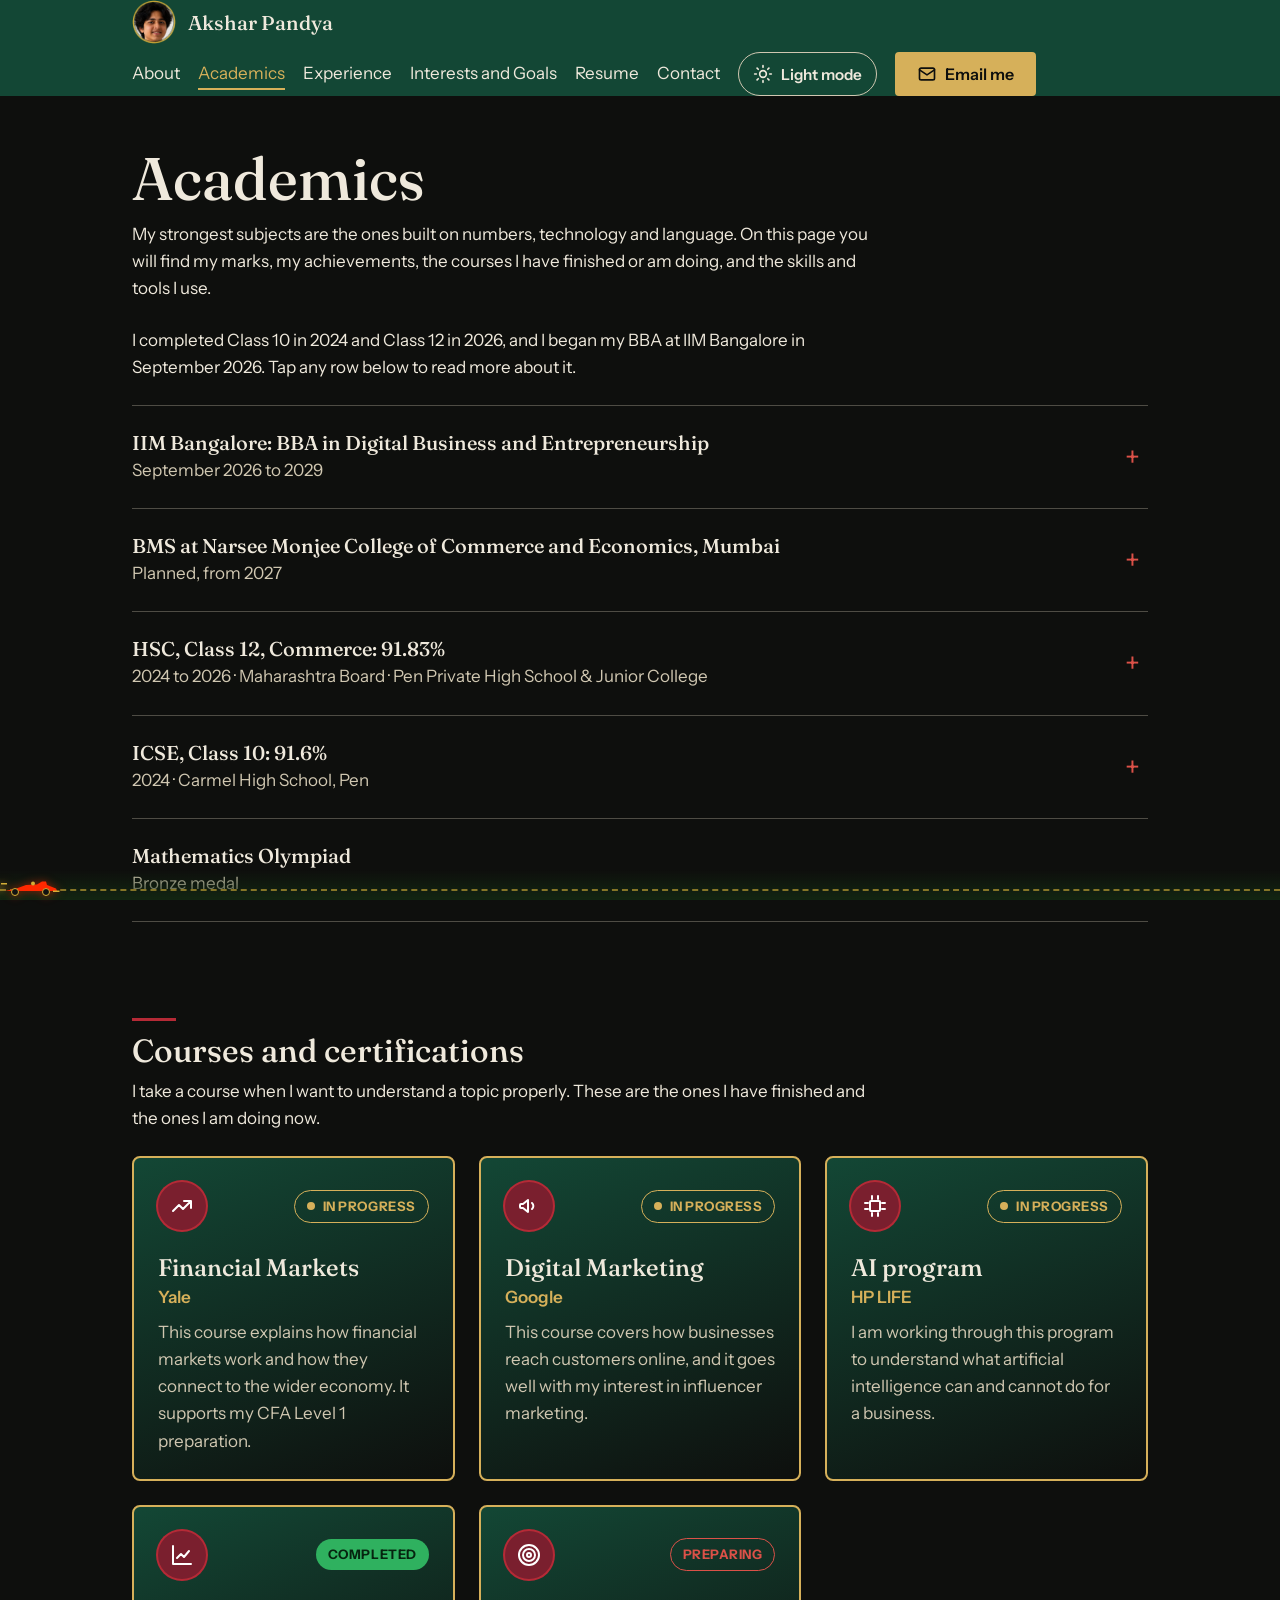
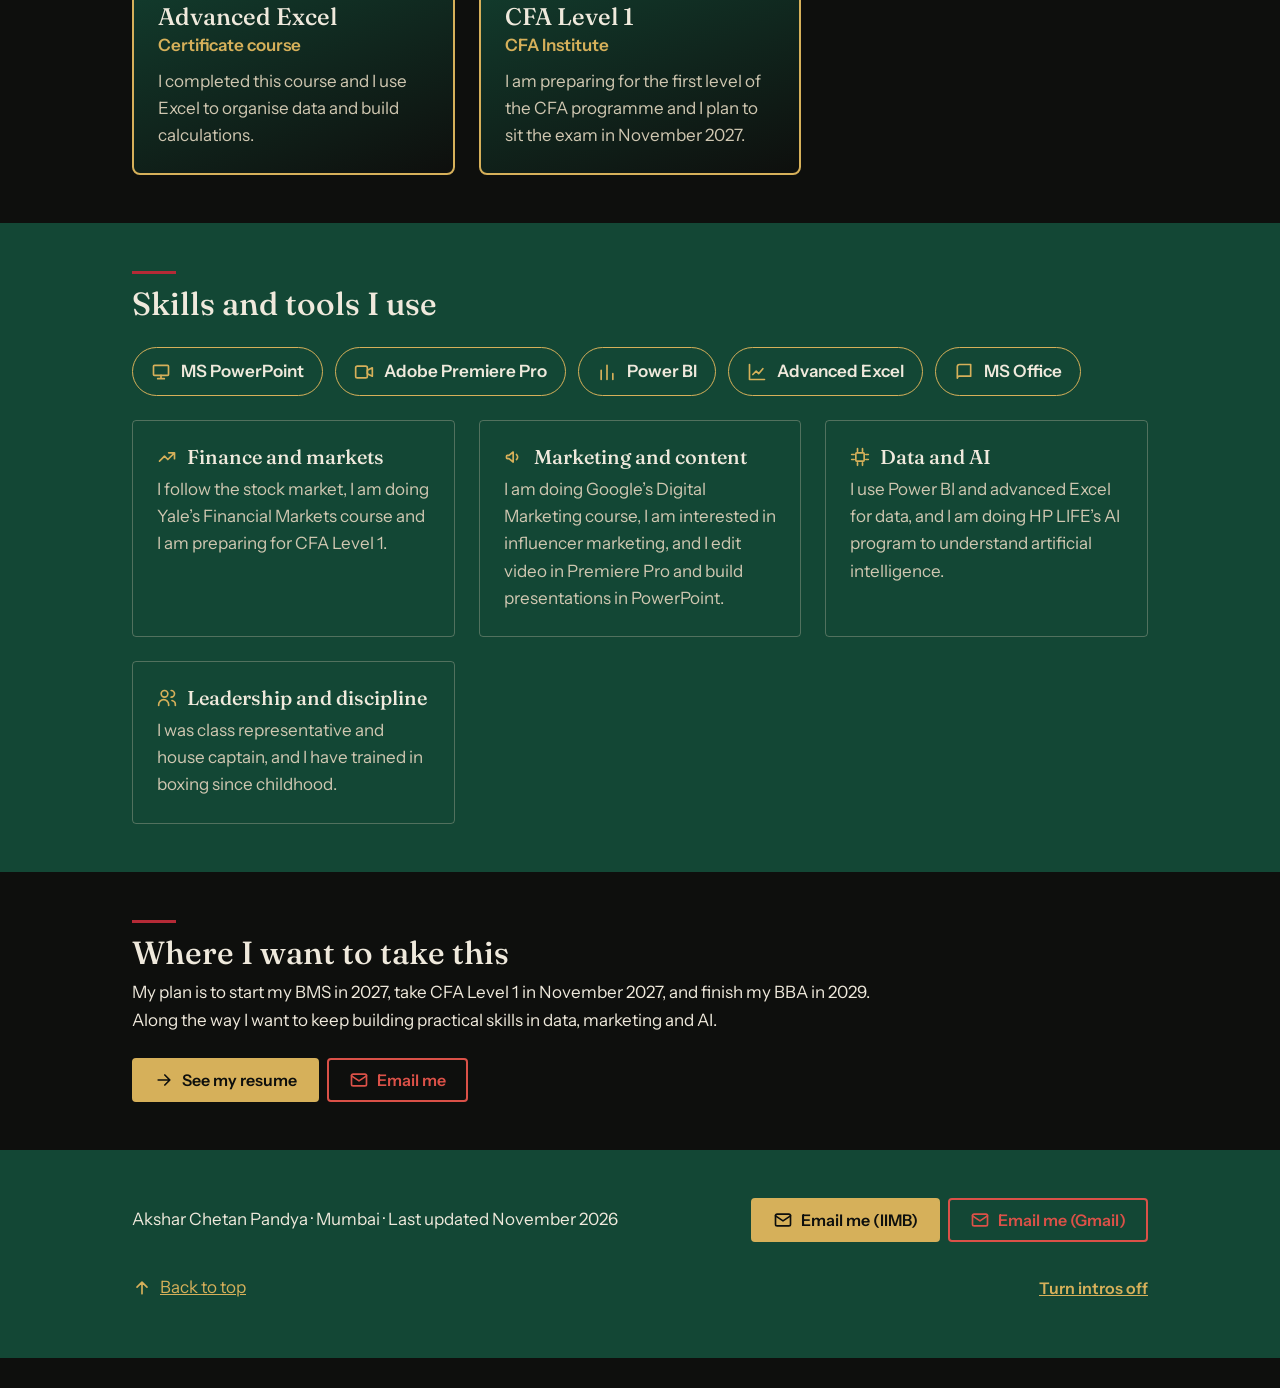
<file: academics.html>
<!doctype html>
<html lang="en">
  <head>
    <meta charset="utf-8" />
    <meta name="viewport" content="width=device-width, initial-scale=1" />
    <title>Academics | Akshar Chetan Pandya</title>
    <meta
      name="description"
      content="My marks, achievements, courses and skills: state topper in IT, HSC 91.83%, ICSE 91.6% and more."
    />
    <meta name="theme-color" content="#134735" />
    <link rel="icon" href="favicon.svg" type="image/svg+xml" />
    <meta property="og:title" content="Academics | Akshar Chetan Pandya" />
    <meta property="og:type" content="website" />
    <script>
      try {
        if (localStorage.getItem("theme") === "light") document.documentElement.dataset.theme = "light";
        if (localStorage.getItem("intros") === "off") document.documentElement.classList.add("no-intro");
      } catch (e) {}
    </script>
    <link rel="preconnect" href="https://fonts.googleapis.com" />
    <link rel="preconnect" href="https://fonts.gstatic.com" crossorigin />
    <link
      rel="stylesheet"
      href="https://fonts.googleapis.com/css2?family=Fraunces:opsz,wght@9..144,500;9..144,600&family=Instrument+Sans:wght@400;600&display=swap"
    />
    <link rel="stylesheet" href="style.css" />
  </head>
  <body id="top">
    <svg class="sprite" aria-hidden="true" focusable="false">
      <symbol id="rose" viewBox="0 0 200 200">
        <circle cx="100" cy="100" r="92" fill="none" stroke="currentColor" stroke-width="1.5" />
        <circle
          cx="100"
          cy="100"
          r="84"
          fill="none"
          stroke="currentColor"
          stroke-width="5"
          stroke-dasharray="1.2 5.9"
        />
        <circle cx="100" cy="100" r="52" fill="none" stroke="currentColor" stroke-width="1" />
        <path
          d="M100 10 108 92 190 100 108 108 100 190 92 108 10 100 92 92Z"
          fill="currentColor"
          fill-opacity=".25"
          stroke="currentColor"
          stroke-width="1.5"
        />
        <path
          d="M100 10 108 92 190 100 108 108 100 190 92 108 10 100 92 92Z"
          transform="rotate(45 100 100) scale(.62) translate(61 61)"
          fill="none"
          stroke="currentColor"
          stroke-width="2"
        />
        <circle cx="100" cy="100" r="5" fill="currentColor" />
      </symbol>
      <symbol id="i-mail" viewBox="0 0 24 24">
        <rect x="3" y="5" width="18" height="14" rx="2" />
        <path d="m3 7 9 6 9-6" />
      </symbol>
      <symbol id="i-down" viewBox="0 0 24 24"><path d="M12 4v11m0 0-4-4m4 4 4-4M5 19h14" /></symbol>
      <symbol id="i-copy" viewBox="0 0 24 24">
        <rect x="9" y="9" width="11" height="11" rx="2" />
        <path d="M5 15V6a2 2 0 0 1 2-2h8" />
      </symbol>
      <symbol id="i-arrow" viewBox="0 0 24 24"><path d="M5 12h14m0 0-6-6m6 6-6 6" /></symbol>
      <symbol id="i-up" viewBox="0 0 24 24"><path d="M12 19V5m0 0-6 6m6-6 6 6" /></symbol>
      <symbol id="i-menu" viewBox="0 0 24 24"><path d="M4 7h16M4 12h16M4 17h16" /></symbol>
      <symbol id="i-users" viewBox="0 0 24 24">
        <circle cx="9" cy="7" r="4" />
        <path d="M2 21v-1a6 6 0 0 1 12 0v1M17 3a4 4 0 0 1 0 8M22 21v-1a5 5 0 0 0-4-5" />
      </symbol>
      <symbol id="i-flag" viewBox="0 0 24 24"><path d="M4 22V4M4 4h14l-2 4 2 4H4" /></symbol>
      <symbol id="i-zap" viewBox="0 0 24 24"><path d="M13 2 3 14h9l-1 8 10-12h-9z" /></symbol>
      <symbol id="i-globe" viewBox="0 0 24 24">
        <circle cx="12" cy="12" r="10" />
        <path d="M2 12h20M12 2a15 15 0 0 1 0 20 15 15 0 0 1 0-20" />
      </symbol>
      <symbol id="i-chart" viewBox="0 0 24 24"><path d="M3 3v18h18M7 15l4-4 3 3 5-6" /></symbol>
      <symbol id="i-award" viewBox="0 0 24 24">
        <circle cx="12" cy="8" r="6" />
        <path d="M8.5 13.5 7 22l5-3 5 3-1.5-8.5" />
      </symbol>
      <symbol id="i-mega" viewBox="0 0 24 24">
        <path d="M3 11v2a1 1 0 0 0 1 1h2l5 4V6L6 10H4a1 1 0 0 0-1 1zM15 9a4 4 0 0 1 0 6" />
      </symbol>
      <symbol id="i-compass" viewBox="0 0 24 24">
        <circle cx="12" cy="12" r="10" />
        <path d="m16 8-2 6-6 2 2-6z" />
      </symbol>
      <symbol id="i-star" viewBox="0 0 24 24">
        <path d="m12 2 3 7 7 .5-5 5 1.5 7.5-6.5-4-6.5 4L7 14.5 2 9.5 9 9z" />
      </symbol>
      <symbol id="i-trend" viewBox="0 0 24 24"><path d="m3 17 6-6 4 4 8-8M14 7h7v7" /></symbol>
      <symbol id="i-target" viewBox="0 0 24 24">
        <circle cx="12" cy="12" r="10" />
        <circle cx="12" cy="12" r="6" />
        <circle cx="12" cy="12" r="2" />
      </symbol>
      <symbol id="i-book" viewBox="0 0 24 24">
        <path d="M4 19.5A2.5 2.5 0 0 1 6.5 17H20V3H6.5A2.5 2.5 0 0 0 4 5.5z" />
      </symbol>
      <symbol id="i-sun" viewBox="0 0 24 24">
        <circle cx="12" cy="12" r="4" />
        <path
          d="M12 2v2M12 20v2M4.9 4.9l1.4 1.4M17.7 17.7l1.4 1.4M2 12h2M20 12h2M4.9 19.1l1.4-1.4M17.7 6.3l1.4-1.4"
        />
      </symbol>
      <symbol id="i-moon" viewBox="0 0 24 24">
        <path d="M21 12.8A9 9 0 1 1 11.2 3 7 7 0 0 0 21 12.8z" />
      </symbol>
      <symbol id="i-ai" viewBox="0 0 24 24">
        <rect x="7" y="7" width="10" height="10" rx="1" />
        <path d="M9 2v3M15 2v3M9 19v3M15 19v3M2 9h3M2 15h3M19 9h3M19 15h3" />
      </symbol>
      <symbol id="i-pres" viewBox="0 0 24 24">
        <rect x="3" y="4" width="18" height="12" rx="1" />
        <path d="M12 16v4M8 20h8" />
      </symbol>
      <symbol id="i-video" viewBox="0 0 24 24">
        <rect x="2" y="5" width="14" height="14" rx="2" />
        <path d="m16 10 6-3v10l-6-3z" />
      </symbol>
      <symbol id="i-bars" viewBox="0 0 24 24"><path d="M5 21V10M12 21V4M19 21v-7" /></symbol>
      <symbol id="i-cap" viewBox="0 0 24 24">
        <path d="M22 10 12 5 2 10l10 5 10-5zM6 12v5c3 2 9 2 12 0v-5" />
      </symbol>
      <symbol id="i-check" viewBox="0 0 24 24"><path d="m5 12 5 5 9-10" /></symbol>
    </svg>
    <div class="tape no-print" aria-label="Highlights from my record">
      <div>
        <span>[AKSHAR_PANDYA: IIMB BBA DBE 2026-2029 <i>▲</i>]</span
        ><span>[CFA_LVL_1: PREPARING <i>▲</i> NOV 2027]</span><span>[IT_SUBJECT: RANK 1 <i>▲</i>]</span
        ><span>[HSC_IT: 100/100 STATE TOPPER <i>▲</i>]</span><span>[HSC_COMMERCE: 91.83% <i>▲</i>]</span
        ><span>[ICSE_CLASS_10: 91.6% <i>▲</i>]</span><span>[MATH_OLYMPIAD: BRONZE 🥉]</span
        ><span>[YALE_FINANCIAL_MARKETS: IN PROGRESS <i>▲</i>]</span
        ><span>[GOOGLE_DIGITAL_MARKETING: IN PROGRESS <i>▲</i>]</span
        ><span>[HP_LIFE_AI: IN PROGRESS <i>▲</i>]</span
        ><span>[POWER_BI + PREMIERE_PRO + POWERPOINT: TOOLKIT <i>▲</i>]</span
        ><span>[BMS_NMCCE: PLANNED 2027 <i>▲</i>]</span
        ><span>[AKSHAR_PANDYA: IIMB BBA DBE 2026-2029 <i>▲</i>]</span
        ><span>[CFA_LVL_1: PREPARING <i>▲</i> NOV 2027]</span><span>[IT_SUBJECT: RANK 1 <i>▲</i>]</span
        ><span>[HSC_IT: 100/100 STATE TOPPER <i>▲</i>]</span><span>[HSC_COMMERCE: 91.83% <i>▲</i>]</span
        ><span>[ICSE_CLASS_10: 91.6% <i>▲</i>]</span><span>[MATH_OLYMPIAD: BRONZE 🥉]</span
        ><span>[YALE_FINANCIAL_MARKETS: IN PROGRESS <i>▲</i>]</span
        ><span>[GOOGLE_DIGITAL_MARKETING: IN PROGRESS <i>▲</i>]</span
        ><span>[HP_LIFE_AI: IN PROGRESS <i>▲</i>]</span
        ><span>[POWER_BI + PREMIERE_PRO + POWERPOINT: TOOLKIT <i>▲</i>]</span
        ><span>[BMS_NMCCE: PLANNED 2027 <i>▲</i>]</span>
      </div>
    </div>
    <a class="skip no-print" href="#main">Skip to content</a>
    <header id="site-nav" class="band no-print">
      <nav class="wrap nav" aria-label="Main">
        <a class="brand" href="index.html"
          ><img class="logo" src="logo.png" width="44" height="44" alt="" />Akshar Pandya</a
        >
        <button class="menu-btn" type="button" aria-expanded="false" aria-controls="nav-list">
          <svg class="icon" aria-hidden="true"><use href="#i-menu" /></svg>Menu
        </button>
        <ul class="nav-links" id="nav-list">
          <li><a class="nav-link" href="about.html">About</a></li>
          <li><a class="nav-link" href="academics.html" aria-current="page">Academics</a></li>
          <li><a class="nav-link" href="experience.html">Experience</a></li>
          <li><a class="nav-link" href="interests-and-goals.html">Interests and Goals</a></li>
          <li><a class="nav-link" href="resume.html">Resume</a></li>
          <li><a class="nav-link" href="contact.html">Contact</a></li>
          <li>
            <button class="theme-btn" type="button">
              <span class="t-sun"
                ><svg class="icon" aria-hidden="true"><use href="#i-sun" /></svg>Light mode</span
              ><span class="t-moon"
                ><svg class="icon" aria-hidden="true"><use href="#i-moon" /></svg>Dark mode</span
              >
            </button>
          </li>
          <li>
            <a class="btn" href="mailto:akshar.pandya26@iimb.ac.in?subject=Hello%20Akshar"
              ><svg class="icon" aria-hidden="true"><use href="#i-mail" /></svg>Email me</a
            >
          </li>
        </ul>
      </nav>
    </header>

    <main id="main">
      <div class="stars-intro" data-intro="stars" aria-hidden="true">
        <div class="s-left">
          <svg class="vortex" viewBox="0 0 600 600" aria-hidden="true">
            <circle class="st v1" cx="306" cy="300" r="0.8" fill="#d4af37" fill-opacity="1.00" />
            <circle class="st v1" cx="294" cy="300" r="0.8" fill="#d4af37" fill-opacity="1.00" />
            <circle
              class="st v56"
             
              cx="307"
              cy="302"
              r="1.1"
              fill="#d4af37"
              fill-opacity="0.99"
            />
            <circle
              class="st v56"
             
              cx="293"
              cy="298"
              r="1.1"
              fill="#d4af37"
              fill-opacity="0.99"
            />
            <circle
              class="st v57"
             
              cx="308"
              cy="305"
              r="1.5"
              fill="#d4af37"
              fill-opacity="0.99"
            />
            <circle
              class="st v57"
             
              cx="292"
              cy="295"
              r="1.5"
              fill="#d4af37"
              fill-opacity="0.99"
            />
            <circle class="st v58" cx="306" cy="309" r="1.8" fill="#d4af37" fill-opacity="0.98" />
            <circle class="st v58" cx="294" cy="291" r="1.8" fill="#d4af37" fill-opacity="0.98" />
            <circle
              class="st v59"
             
              cx="303"
              cy="312"
              r="0.8"
              fill="#d4af37"
              fill-opacity="0.98"
            />
            <circle
              class="st v59"
             
              cx="297"
              cy="288"
              r="0.8"
              fill="#d4af37"
              fill-opacity="0.98"
            />
            <circle
              class="st v60"
             
              cx="299"
              cy="314"
              r="1.1"
              fill="#d4af37"
              fill-opacity="0.97"
            />
            <circle
              class="st v60"
             
              cx="301"
              cy="286"
              r="1.1"
              fill="#d4af37"
              fill-opacity="0.97"
            />
            <circle
              class="st v61"
             
              cx="293"
              cy="314"
              r="1.5"
              fill="#d4af37"
              fill-opacity="0.97"
            />
            <circle
              class="st v61"
             
              cx="307"
              cy="286"
              r="1.5"
              fill="#d4af37"
              fill-opacity="0.97"
            />
            <circle
              class="st v7"
             
              cx="288"
              cy="312"
              r="1.8"
              fill="#d4af37"
              fill-opacity="0.96"
            />
            <circle
              class="st v7"
             
              cx="312"
              cy="288"
              r="1.8"
              fill="#d4af37"
              fill-opacity="0.96"
            />
            <circle
              class="st v62"
             
              cx="282"
              cy="309"
              r="0.8"
              fill="#d4af37"
              fill-opacity="0.96"
            />
            <circle
              class="st v62"
             
              cx="318"
              cy="291"
              r="0.8"
              fill="#d4af37"
              fill-opacity="0.96"
            />
            <circle class="st v1" cx="279" cy="303" r="1.1" fill="#d4af37" fill-opacity="0.95" />
            <circle class="st v1" cx="321" cy="297" r="1.1" fill="#d4af37" fill-opacity="0.95" />
            <circle
              class="st v56"
             
              cx="277"
              cy="297"
              r="1.5"
              fill="#d4af37"
              fill-opacity="0.95"
            />
            <circle
              class="st v56"
             
              cx="323"
              cy="303"
              r="1.5"
              fill="#d4af37"
              fill-opacity="0.95"
            />
            <circle
              class="st v57"
             
              cx="278"
              cy="289"
              r="1.8"
              fill="#d4af37"
              fill-opacity="0.94"
            />
            <circle
              class="st v57"
             
              cx="322"
              cy="311"
              r="1.8"
              fill="#d4af37"
              fill-opacity="0.94"
            />
            <circle class="st v58" cx="282" cy="282" r="0.8" fill="#d4af37" fill-opacity="0.94" />
            <circle class="st v58" cx="318" cy="318" r="0.8" fill="#d4af37" fill-opacity="0.94" />
            <circle
              class="st v59"
             
              cx="288"
              cy="276"
              r="1.1"
              fill="#d4af37"
              fill-opacity="0.93"
            />
            <circle
              class="st v59"
             
              cx="312"
              cy="324"
              r="1.1"
              fill="#d4af37"
              fill-opacity="0.93"
            />
            <circle
              class="st v60"
             
              cx="297"
              cy="272"
              r="1.5"
              fill="#d4af37"
              fill-opacity="0.93"
            />
            <circle
              class="st v60"
             
              cx="303"
              cy="328"
              r="1.5"
              fill="#d4af37"
              fill-opacity="0.93"
            />
            <circle
              class="st v61"
             
              cx="308"
              cy="271"
              r="1.8"
              fill="#d4af37"
              fill-opacity="0.92"
            />
            <circle
              class="st v61"
             
              cx="292"
              cy="329"
              r="1.8"
              fill="#d4af37"
              fill-opacity="0.92"
            />
            <circle
              class="st v7"
             
              cx="318"
              cy="274"
              r="0.8"
              fill="#d4af37"
              fill-opacity="0.92"
            />
            <circle
              class="st v7"
             
              cx="282"
              cy="326"
              r="0.8"
              fill="#d4af37"
              fill-opacity="0.92"
            />
            <circle
              class="st v62"
             
              cx="328"
              cy="279"
              r="1.1"
              fill="#d4af37"
              fill-opacity="0.91"
            />
            <circle
              class="st v62"
             
              cx="272"
              cy="321"
              r="1.1"
              fill="#d4af37"
              fill-opacity="0.91"
            />
            <circle class="st v1" cx="335" cy="288" r="1.5" fill="#d4af37" fill-opacity="0.91" />
            <circle class="st v1" cx="265" cy="312" r="1.5" fill="#d4af37" fill-opacity="0.91" />
            <circle
              class="st v56"
             
              cx="339"
              cy="300"
              r="1.8"
              fill="#d4af37"
              fill-opacity="0.90"
            />
            <circle
              class="st v56"
             
              cx="261"
              cy="300"
              r="1.8"
              fill="#d4af37"
              fill-opacity="0.90"
            />
            <circle
              class="st v57"
             
              cx="339"
              cy="312"
              r="0.8"
              fill="#d4af37"
              fill-opacity="0.89"
            />
            <circle
              class="st v57"
             
              cx="261"
              cy="288"
              r="0.8"
              fill="#d4af37"
              fill-opacity="0.89"
            />
            <circle class="st v58" cx="334" cy="324" r="1.1" fill="#d4af37" fill-opacity="0.89" />
            <circle class="st v58" cx="266" cy="276" r="1.1" fill="#d4af37" fill-opacity="0.89" />
            <circle
              class="st v59"
             
              cx="325"
              cy="334"
              r="1.5"
              fill="#d4af37"
              fill-opacity="0.88"
            />
            <circle
              class="st v59"
             
              cx="275"
              cy="266"
              r="1.5"
              fill="#d4af37"
              fill-opacity="0.88"
            />
            <circle
              class="st v60"
             
              cx="312"
              cy="341"
              r="1.8"
              fill="#d4af37"
              fill-opacity="0.88"
            />
            <circle
              class="st v60"
             
              cx="288"
              cy="259"
              r="1.8"
              fill="#d4af37"
              fill-opacity="0.88"
            />
            <circle
              class="st v61"
             
              cx="297"
              cy="344"
              r="0.8"
              fill="#d4af37"
              fill-opacity="0.87"
            />
            <circle
              class="st v61"
             
              cx="303"
              cy="256"
              r="0.8"
              fill="#d4af37"
              fill-opacity="0.87"
            />
            <circle
              class="st v7"
             
              cx="281"
              cy="342"
              r="1.1"
              fill="#d4af37"
              fill-opacity="0.87"
            />
            <circle
              class="st v7"
             
              cx="319"
              cy="258"
              r="1.1"
              fill="#d4af37"
              fill-opacity="0.87"
            />
            <circle
              class="st v62"
             
              cx="266"
              cy="335"
              r="1.5"
              fill="#d4af37"
              fill-opacity="0.86"
            />
            <circle
              class="st v62"
             
              cx="334"
              cy="265"
              r="1.5"
              fill="#d4af37"
              fill-opacity="0.86"
            />
            <circle class="st v1" cx="254" cy="324" r="1.8" fill="#d4af37" fill-opacity="0.86" />
            <circle class="st v1" cx="346" cy="276" r="1.8" fill="#d4af37" fill-opacity="0.86" />
            <circle
              class="st v56"
             
              cx="246"
              cy="309"
              r="0.8"
              fill="#d4af37"
              fill-opacity="0.85"
            />
            <circle
              class="st v56"
             
              cx="354"
              cy="291"
              r="0.8"
              fill="#d4af37"
              fill-opacity="0.85"
            />
            <circle
              class="st v57"
             
              cx="244"
              cy="292"
              r="1.1"
              fill="#d4af37"
              fill-opacity="0.85"
            />
            <circle
              class="st v57"
             
              cx="356"
              cy="308"
              r="1.1"
              fill="#d4af37"
              fill-opacity="0.85"
            />
            <circle class="st v58" cx="248" cy="275" r="1.5" fill="#d4af37" fill-opacity="0.84" />
            <circle class="st v58" cx="352" cy="325" r="1.5" fill="#d4af37" fill-opacity="0.84" />
            <circle
              class="st v59"
             
              cx="258"
              cy="260"
              r="1.8"
              fill="#d4af37"
              fill-opacity="0.84"
            />
            <circle
              class="st v59"
             
              cx="342"
              cy="340"
              r="1.8"
              fill="#d4af37"
              fill-opacity="0.84"
            />
            <circle
              class="st v60"
             
              cx="274"
              cy="248"
              r="0.8"
              fill="#d4af37"
              fill-opacity="0.83"
            />
            <circle
              class="st v60"
             
              cx="326"
              cy="352"
              r="0.8"
              fill="#d4af37"
              fill-opacity="0.83"
            />
            <circle
              class="st v61"
             
              cx="293"
              cy="242"
              r="1.1"
              fill="#d4af37"
              fill-opacity="0.83"
            />
            <circle
              class="st v61"
             
              cx="307"
              cy="358"
              r="1.1"
              fill="#d4af37"
              fill-opacity="0.83"
            />
            <circle
              class="st v7"
             
              cx="315"
              cy="241"
              r="1.5"
              fill="#d4af37"
              fill-opacity="0.82"
            />
            <circle
              class="st v7"
             
              cx="285"
              cy="359"
              r="1.5"
              fill="#d4af37"
              fill-opacity="0.82"
            />
            <circle
              class="st v62"
             
              cx="335"
              cy="247"
              r="1.8"
              fill="#d4af37"
              fill-opacity="0.82"
            />
            <circle
              class="st v62"
             
              cx="265"
              cy="353"
              r="1.8"
              fill="#d4af37"
              fill-opacity="0.82"
            />
            <circle class="st v1" cx="353" cy="260" r="0.8" fill="#d4af37" fill-opacity="0.81" />
            <circle class="st v1" cx="247" cy="340" r="0.8" fill="#d4af37" fill-opacity="0.81" />
            <circle
              class="st v56"
             
              cx="366"
              cy="277"
              r="1.1"
              fill="#d4af37"
              fill-opacity="0.81"
            />
            <circle
              class="st v56"
             
              cx="234"
              cy="323"
              r="1.1"
              fill="#d4af37"
              fill-opacity="0.81"
            />
            <circle
              class="st v57"
             
              cx="372"
              cy="298"
              r="1.5"
              fill="#d4af37"
              fill-opacity="0.80"
            />
            <circle
              class="st v57"
             
              cx="228"
              cy="302"
              r="1.5"
              fill="#d4af37"
              fill-opacity="0.80"
            />
            <circle class="st v58" cx="371" cy="320" r="1.8" fill="#d4af37" fill-opacity="0.79" />
            <circle class="st v58" cx="229" cy="280" r="1.8" fill="#d4af37" fill-opacity="0.79" />
            <circle
              class="st v59"
             
              cx="361"
              cy="341"
              r="0.8"
              fill="#d4af37"
              fill-opacity="0.79"
            />
            <circle
              class="st v59"
             
              cx="239"
              cy="259"
              r="0.8"
              fill="#d4af37"
              fill-opacity="0.79"
            />
            <circle
              class="st v60"
             
              cx="344"
              cy="359"
              r="1.1"
              fill="#d4af37"
              fill-opacity="0.78"
            />
            <circle
              class="st v60"
             
              cx="256"
              cy="241"
              r="1.1"
              fill="#d4af37"
              fill-opacity="0.78"
            />
            <circle
              class="st v61"
             
              cx="322"
              cy="370"
              r="1.5"
              fill="#d4af37"
              fill-opacity="0.78"
            />
            <circle
              class="st v61"
             
              cx="278"
              cy="230"
              r="1.5"
              fill="#d4af37"
              fill-opacity="0.78"
            />
            <circle
              class="st v7"
             
              cx="296"
              cy="375"
              r="1.8"
              fill="#d4af37"
              fill-opacity="0.77"
            />
            <circle
              class="st v7"
             
              cx="304"
              cy="225"
              r="1.8"
              fill="#d4af37"
              fill-opacity="0.77"
            />
            <circle
              class="st v62"
             
              cx="269"
              cy="371"
              r="0.8"
              fill="#d4af37"
              fill-opacity="0.77"
            />
            <circle
              class="st v62"
             
              cx="331"
              cy="229"
              r="0.8"
              fill="#d4af37"
              fill-opacity="0.77"
            />
            <circle class="st v1" cx="245" cy="359" r="1.1" fill="#d4af37" fill-opacity="0.76" />
            <circle class="st v1" cx="355" cy="241" r="1.1" fill="#d4af37" fill-opacity="0.76" />
            <circle
              class="st v56"
             
              cx="225"
              cy="340"
              r="1.5"
              fill="#d4af37"
              fill-opacity="0.76"
            />
            <circle
              class="st v56"
             
              cx="375"
              cy="260"
              r="1.5"
              fill="#d4af37"
              fill-opacity="0.76"
            />
            <circle
              class="st v57"
             
              cx="213"
              cy="316"
              r="1.8"
              fill="#d4af37"
              fill-opacity="0.75"
            />
            <circle
              class="st v57"
             
              cx="387"
              cy="284"
              r="1.8"
              fill="#d4af37"
              fill-opacity="0.75"
            />
            <circle class="st v58" cx="211" cy="289" r="0.8" fill="#d4af37" fill-opacity="0.75" />
            <circle class="st v58" cx="389" cy="311" r="0.8" fill="#d4af37" fill-opacity="0.75" />
            <circle
              class="st v59"
             
              cx="218"
              cy="262"
              r="1.1"
              fill="#d4af37"
              fill-opacity="0.74"
            />
            <circle
              class="st v59"
             
              cx="382"
              cy="338"
              r="1.1"
              fill="#d4af37"
              fill-opacity="0.74"
            />
            <circle
              class="st v60"
             
              cx="234"
              cy="239"
              r="1.5"
              fill="#d4af37"
              fill-opacity="0.74"
            />
            <circle
              class="st v60"
             
              cx="366"
              cy="361"
              r="1.5"
              fill="#d4af37"
              fill-opacity="0.74"
            />
            <circle
              class="st v61"
             
              cx="259"
              cy="221"
              r="1.8"
              fill="#d4af37"
              fill-opacity="0.73"
            />
            <circle
              class="st v61"
             
              cx="341"
              cy="379"
              r="1.8"
              fill="#d4af37"
              fill-opacity="0.73"
            />
            <circle
              class="st v7"
             
              cx="289"
              cy="211"
              r="0.8"
              fill="#d4af37"
              fill-opacity="0.73"
            />
            <circle
              class="st v7"
             
              cx="311"
              cy="389"
              r="0.8"
              fill="#d4af37"
              fill-opacity="0.73"
            />
            <circle
              class="st v62"
             
              cx="321"
              cy="211"
              r="1.1"
              fill="#d4af37"
              fill-opacity="0.72"
            />
            <circle
              class="st v62"
             
              cx="279"
              cy="389"
              r="1.1"
              fill="#d4af37"
              fill-opacity="0.72"
            />
            <circle class="st v1" cx="352" cy="221" r="1.5" fill="#d4af37" fill-opacity="0.72" />
            <circle class="st v1" cx="248" cy="379" r="1.5" fill="#d4af37" fill-opacity="0.72" />
            <circle
              class="st v56"
             
              cx="378"
              cy="239"
              r="1.8"
              fill="#d4af37"
              fill-opacity="0.71"
            />
            <circle
              class="st v56"
             
              cx="222"
              cy="361"
              r="1.8"
              fill="#d4af37"
              fill-opacity="0.71"
            />
            <circle
              class="st v57"
             
              cx="397"
              cy="265"
              r="0.8"
              fill="#d4af37"
              fill-opacity="0.71"
            />
            <circle
              class="st v57"
             
              cx="203"
              cy="335"
              r="0.8"
              fill="#d4af37"
              fill-opacity="0.71"
            />
            <circle class="st v58" cx="406" cy="296" r="1.1" fill="#d4af37" fill-opacity="0.70" />
            <circle class="st v58" cx="194" cy="304" r="1.1" fill="#d4af37" fill-opacity="0.70" />
            <circle
              class="st v59"
             
              cx="403"
              cy="328"
              r="1.5"
              fill="#d4af37"
              fill-opacity="0.69"
            />
            <circle
              class="st v59"
             
              cx="197"
              cy="272"
              r="1.5"
              fill="#d4af37"
              fill-opacity="0.69"
            />
            <circle
              class="st v60"
             
              cx="389"
              cy="358"
              r="1.8"
              fill="#d4af37"
              fill-opacity="0.69"
            />
            <circle
              class="st v60"
             
              cx="211"
              cy="242"
              r="1.8"
              fill="#d4af37"
              fill-opacity="0.69"
            />
            <circle
              class="st v61"
             
              cx="365"
              cy="383"
              r="0.8"
              fill="#d4af37"
              fill-opacity="0.68"
            />
            <circle
              class="st v61"
             
              cx="235"
              cy="217"
              r="0.8"
              fill="#d4af37"
              fill-opacity="0.68"
            />
            <circle
              class="st v7"
             
              cx="332"
              cy="399"
              r="1.1"
              fill="#d4af37"
              fill-opacity="0.68"
            />
            <circle
              class="st v7"
             
              cx="268"
              cy="201"
              r="1.1"
              fill="#d4af37"
              fill-opacity="0.68"
            />
            <circle
              class="st v62"
             
              cx="295"
              cy="405"
              r="1.5"
              fill="#d4af37"
              fill-opacity="0.67"
            />
            <circle
              class="st v62"
             
              cx="305"
              cy="195"
              r="1.5"
              fill="#d4af37"
              fill-opacity="0.67"
            />
            <circle class="st v1" cx="258" cy="400" r="1.8" fill="#d4af37" fill-opacity="0.67" />
            <circle class="st v1" cx="342" cy="200" r="1.8" fill="#d4af37" fill-opacity="0.67" />
            <circle
              class="st v56"
             
              cx="224"
              cy="383"
              r="0.8"
              fill="#d4af37"
              fill-opacity="0.66"
            />
            <circle
              class="st v56"
             
              cx="376"
              cy="217"
              r="0.8"
              fill="#d4af37"
              fill-opacity="0.66"
            />
            <circle
              class="st v57"
             
              cx="197"
              cy="357"
              r="1.1"
              fill="#d4af37"
              fill-opacity="0.66"
            />
            <circle
              class="st v57"
             
              cx="403"
              cy="243"
              r="1.1"
              fill="#d4af37"
              fill-opacity="0.66"
            />
            <circle class="st v58" cx="181" cy="323" r="1.5" fill="#d4af37" fill-opacity="0.65" />
            <circle class="st v58" cx="419" cy="277" r="1.5" fill="#d4af37" fill-opacity="0.65" />
            <circle
              class="st v59"
             
              cx="178"
              cy="287"
              r="1.8"
              fill="#d4af37"
              fill-opacity="0.65"
            />
            <circle
              class="st v59"
             
              cx="422"
              cy="313"
              r="1.8"
              fill="#d4af37"
              fill-opacity="0.65"
            />
            <circle
              class="st v60"
             
              cx="187"
              cy="250"
              r="0.8"
              fill="#d4af37"
              fill-opacity="0.64"
            />
            <circle
              class="st v60"
             
              cx="413"
              cy="350"
              r="0.8"
              fill="#d4af37"
              fill-opacity="0.64"
            />
            <circle
              class="st v61"
             
              cx="210"
              cy="218"
              r="1.1"
              fill="#d4af37"
              fill-opacity="0.64"
            />
            <circle
              class="st v61"
             
              cx="390"
              cy="382"
              r="1.1"
              fill="#d4af37"
              fill-opacity="0.64"
            />
            <circle
              class="st v7"
             
              cx="243"
              cy="194"
              r="1.5"
              fill="#d4af37"
              fill-opacity="0.63"
            />
            <circle
              class="st v7"
             
              cx="357"
              cy="406"
              r="1.5"
              fill="#d4af37"
              fill-opacity="0.63"
            />
            <circle
              class="st v62"
             
              cx="283"
              cy="181"
              r="1.8"
              fill="#d4af37"
              fill-opacity="0.63"
            />
            <circle
              class="st v62"
             
              cx="317"
              cy="419"
              r="1.8"
              fill="#d4af37"
              fill-opacity="0.63"
            />
            <circle class="st v1" cx="326" cy="181" r="0.8" fill="#d4af37" fill-opacity="0.62" />
            <circle class="st v1" cx="274" cy="419" r="0.8" fill="#d4af37" fill-opacity="0.62" />
            <circle
              class="st v56"
             
              cx="367"
              cy="194"
              r="1.1"
              fill="#d4af37"
              fill-opacity="0.62"
            />
            <circle
              class="st v56"
             
              cx="233"
              cy="406"
              r="1.1"
              fill="#d4af37"
              fill-opacity="0.62"
            />
            <circle
              class="st v57"
             
              cx="403"
              cy="218"
              r="1.5"
              fill="#d4af37"
              fill-opacity="0.61"
            />
            <circle
              class="st v57"
             
              cx="197"
              cy="382"
              r="1.5"
              fill="#d4af37"
              fill-opacity="0.61"
            />
            <circle class="st v58" cx="427" cy="253" r="1.8" fill="#d4af37" fill-opacity="0.61" />
            <circle class="st v58" cx="173" cy="347" r="1.8" fill="#d4af37" fill-opacity="0.61" />
            <circle
              class="st v59"
             
              cx="439"
              cy="293"
              r="0.8"
              fill="#d4af37"
              fill-opacity="0.60"
            />
            <circle
              class="st v59"
             
              cx="161"
              cy="307"
              r="0.8"
              fill="#d4af37"
              fill-opacity="0.60"
            />
            <circle
              class="st v60"
             
              cx="435"
              cy="335"
              r="1.1"
              fill="#d4af37"
              fill-opacity="0.59"
            />
            <circle
              class="st v60"
             
              cx="165"
              cy="265"
              r="1.1"
              fill="#d4af37"
              fill-opacity="0.59"
            />
            <circle
              class="st v61"
             
              cx="417"
              cy="375"
              r="1.5"
              fill="#d4af37"
              fill-opacity="0.59"
            />
            <circle
              class="st v61"
             
              cx="183"
              cy="225"
              r="1.5"
              fill="#d4af37"
              fill-opacity="0.59"
            />
            <circle
              class="st v7"
             
              cx="385"
              cy="407"
              r="1.8"
              fill="#d4af37"
              fill-opacity="0.58"
            />
            <circle
              class="st v7"
             
              cx="215"
              cy="193"
              r="1.8"
              fill="#d4af37"
              fill-opacity="0.58"
            />
            <circle
              class="st v62"
             
              cx="344"
              cy="428"
              r="0.8"
              fill="#d4af37"
              fill-opacity="0.58"
            />
            <circle
              class="st v62"
             
              cx="256"
              cy="172"
              r="0.8"
              fill="#d4af37"
              fill-opacity="0.58"
            />
            <circle class="st v1" cx="296" cy="436" r="1.1" fill="#d4af37" fill-opacity="0.57" />
            <circle class="st v1" cx="304" cy="164" r="1.1" fill="#d4af37" fill-opacity="0.57" />
            <circle
              class="st v56"
             
              cx="248"
              cy="429"
              r="1.5"
              fill="#d4af37"
              fill-opacity="0.57"
            />
            <circle
              class="st v56"
             
              cx="352"
              cy="171"
              r="1.5"
              fill="#d4af37"
              fill-opacity="0.57"
            />
            <circle
              class="st v57"
             
              cx="204"
              cy="408"
              r="1.8"
              fill="#d4af37"
              fill-opacity="0.56"
            />
            <circle
              class="st v57"
             
              cx="396"
              cy="192"
              r="1.8"
              fill="#d4af37"
              fill-opacity="0.56"
            />
            <circle class="st v58" cx="170" cy="374" r="0.8" fill="#d4af37" fill-opacity="0.56" />
            <circle class="st v58" cx="430" cy="226" r="0.8" fill="#d4af37" fill-opacity="0.56" />
            <circle
              class="st v59"
             
              cx="149"
              cy="332"
              r="1.1"
              fill="#d4af37"
              fill-opacity="0.55"
            />
            <circle
              class="st v59"
             
              cx="451"
              cy="268"
              r="1.1"
              fill="#d4af37"
              fill-opacity="0.55"
            />
            <circle
              class="st v60"
             
              cx="144"
              cy="285"
              r="1.5"
              fill="#d4af37"
              fill-opacity="0.55"
            />
            <circle
              class="st v60"
             
              cx="456"
              cy="315"
              r="1.5"
              fill="#d4af37"
              fill-opacity="0.55"
            />
            <circle
              class="st v61"
             
              cx="157"
              cy="239"
              r="1.8"
              fill="#d4af37"
              fill-opacity="0.54"
            />
            <circle
              class="st v61"
             
              cx="443"
              cy="361"
              r="1.8"
              fill="#d4af37"
              fill-opacity="0.54"
            />
            <circle
              class="st v7"
             
              cx="185"
              cy="198"
              r="0.8"
              fill="#d4af37"
              fill-opacity="0.54"
            />
            <circle
              class="st v7"
             
              cx="415"
              cy="402"
              r="0.8"
              fill="#d4af37"
              fill-opacity="0.54"
            />
            <circle
              class="st v62"
             
              cx="226"
              cy="168"
              r="1.1"
              fill="#d4af37"
              fill-opacity="0.53"
            />
            <circle
              class="st v62"
             
              cx="374"
              cy="432"
              r="1.1"
              fill="#d4af37"
              fill-opacity="0.53"
            />
            <circle class="st v1" cx="276" cy="151" r="1.5" fill="#d4af37" fill-opacity="0.53" />
            <circle class="st v1" cx="324" cy="449" r="1.5" fill="#d4af37" fill-opacity="0.53" />
            <circle
              class="st v56"
             
              cx="330"
              cy="151"
              r="1.8"
              fill="#d4af37"
              fill-opacity="0.52"
            />
            <circle
              class="st v56"
             
              cx="270"
              cy="449"
              r="1.8"
              fill="#d4af37"
              fill-opacity="0.52"
            />
            <circle
              class="st v57"
             
              cx="382"
              cy="166"
              r="0.8"
              fill="#d4af37"
              fill-opacity="0.52"
            />
            <circle
              class="st v57"
             
              cx="218"
              cy="434"
              r="0.8"
              fill="#d4af37"
              fill-opacity="0.52"
            />
            <circle class="st v58" cx="426" cy="197" r="1.1" fill="#d4af37" fill-opacity="0.51" />
            <circle class="st v58" cx="174" cy="403" r="1.1" fill="#d4af37" fill-opacity="0.51" />
            <circle
              class="st v59"
             
              cx="457"
              cy="240"
              r="1.5"
              fill="#d4af37"
              fill-opacity="0.51"
            />
            <circle
              class="st v59"
             
              cx="143"
              cy="360"
              r="1.5"
              fill="#d4af37"
              fill-opacity="0.51"
            />
            <circle
              class="st v60"
             
              cx="472"
              cy="290"
              r="1.8"
              fill="#d4af37"
              fill-opacity="0.50"
            />
            <circle
              class="st v60"
             
              cx="128"
              cy="310"
              r="1.8"
              fill="#d4af37"
              fill-opacity="0.50"
            />
            <circle
              class="st v61"
             
              cx="468"
              cy="342"
              r="0.8"
              fill="#d4af37"
              fill-opacity="0.49"
            />
            <circle
              class="st v61"
             
              cx="132"
              cy="258"
              r="0.8"
              fill="#d4af37"
              fill-opacity="0.49"
            />
            <circle
              class="st v7"
             
              cx="446"
              cy="391"
              r="1.1"
              fill="#d4af37"
              fill-opacity="0.49"
            />
            <circle
              class="st v7"
             
              cx="154"
              cy="209"
              r="1.1"
              fill="#d4af37"
              fill-opacity="0.49"
            />
            <circle
              class="st v62"
             
              cx="407"
              cy="430"
              r="1.5"
              fill="#d4af37"
              fill-opacity="0.48"
            />
            <circle
              class="st v62"
             
              cx="193"
              cy="170"
              r="1.5"
              fill="#d4af37"
              fill-opacity="0.48"
            />
            <circle class="st v1" cx="356" cy="457" r="1.8" fill="#d4af37" fill-opacity="0.48" />
            <circle class="st v1" cx="244" cy="143" r="1.8" fill="#d4af37" fill-opacity="0.48" />
            <circle
              class="st v56"
             
              cx="298"
              cy="467"
              r="0.8"
              fill="#d4af37"
              fill-opacity="0.47"
            />
            <circle
              class="st v56"
             
              cx="302"
              cy="133"
              r="0.8"
              fill="#d4af37"
              fill-opacity="0.47"
            />
            <circle
              class="st v57"
             
              cx="238"
              cy="458"
              r="1.1"
              fill="#d4af37"
              fill-opacity="0.47"
            />
            <circle
              class="st v57"
             
              cx="362"
              cy="142"
              r="1.1"
              fill="#d4af37"
              fill-opacity="0.47"
            />
            <circle class="st v58" cx="185" cy="433" r="1.5" fill="#d4af37" fill-opacity="0.46" />
            <circle class="st v58" cx="415" cy="167" r="1.5" fill="#d4af37" fill-opacity="0.46" />
            <circle
              class="st v59"
             
              cx="143"
              cy="392"
              r="1.8"
              fill="#d4af37"
              fill-opacity="0.46"
            />
            <circle
              class="st v59"
             
              cx="457"
              cy="208"
              r="1.8"
              fill="#d4af37"
              fill-opacity="0.46"
            />
            <circle
              class="st v60"
             
              cx="117"
              cy="341"
              r="0.8"
              fill="#d4af37"
              fill-opacity="0.45"
            />
            <circle
              class="st v60"
             
              cx="483"
              cy="259"
              r="0.8"
              fill="#d4af37"
              fill-opacity="0.45"
            />
            <circle
              class="st v61"
             
              cx="111"
              cy="284"
              r="1.1"
              fill="#d4af37"
              fill-opacity="0.45"
            />
            <circle
              class="st v61"
             
              cx="489"
              cy="316"
              r="1.1"
              fill="#d4af37"
              fill-opacity="0.45"
            />
            <circle
              class="st v7"
             
              cx="125"
              cy="228"
              r="1.5"
              fill="#d4af37"
              fill-opacity="0.44"
            />
            <circle
              class="st v7"
             
              cx="475"
              cy="372"
              r="1.5"
              fill="#d4af37"
              fill-opacity="0.44"
            />
            <circle
              class="st v62"
             
              cx="159"
              cy="178"
              r="1.8"
              fill="#d4af37"
              fill-opacity="0.44"
            />
            <circle
              class="st v62"
             
              cx="441"
              cy="422"
              r="1.8"
              fill="#d4af37"
              fill-opacity="0.44"
            />
            <circle class="st v1" cx="209" cy="142" r="0.8" fill="#d4af37" fill-opacity="0.43" />
            <circle class="st v1" cx="391" cy="458" r="0.8" fill="#d4af37" fill-opacity="0.43" />
            <circle
              class="st v56"
             
              cx="269"
              cy="121"
              r="1.1"
              fill="#d4af37"
              fill-opacity="0.43"
            />
            <circle
              class="st v56"
             
              cx="331"
              cy="479"
              r="1.1"
              fill="#d4af37"
              fill-opacity="0.43"
            />
            <circle
              class="st v57"
             
              cx="334"
              cy="120"
              r="1.5"
              fill="#d4af37"
              fill-opacity="0.42"
            />
            <circle
              class="st v57"
             
              cx="266"
              cy="480"
              r="1.5"
              fill="#d4af37"
              fill-opacity="0.42"
            />
            <circle class="st v58" cx="396" cy="138" r="1.8" fill="#d4af37" fill-opacity="0.42" />
            <circle class="st v58" cx="204" cy="462" r="1.8" fill="#d4af37" fill-opacity="0.42" />
            <circle
              class="st v59"
             
              cx="449"
              cy="175"
              r="0.8"
              fill="#d4af37"
              fill-opacity="0.41"
            />
            <circle
              class="st v59"
             
              cx="151"
              cy="425"
              r="0.8"
              fill="#d4af37"
              fill-opacity="0.41"
            />
            <circle
              class="st v60"
             
              cx="487"
              cy="225"
              r="1.1"
              fill="#d4af37"
              fill-opacity="0.41"
            />
            <circle
              class="st v60"
             
              cx="113"
              cy="375"
              r="1.1"
              fill="#d4af37"
              fill-opacity="0.41"
            />
            <circle
              class="st v61"
             
              cx="505"
              cy="285"
              r="1.5"
              fill="#d4af37"
              fill-opacity="0.40"
            />
            <circle
              class="st v61"
             
              cx="95"
              cy="315"
              r="1.5"
              fill="#d4af37"
              fill-opacity="0.40"
            />
            <circle
              class="st v7"
             
              cx="501"
              cy="347"
              r="1.8"
              fill="#d4af37"
              fill-opacity="0.39"
            />
            <circle
              class="st v7"
             
              cx="99"
              cy="253"
              r="1.8"
              fill="#d4af37"
              fill-opacity="0.39"
            />
            <circle
              class="st v62"
             
              cx="475"
              cy="406"
              r="0.8"
              fill="#d4af37"
              fill-opacity="0.39"
            />
            <circle
              class="st v62"
             
              cx="125"
              cy="194"
              r="0.8"
              fill="#d4af37"
              fill-opacity="0.39"
            />
            <circle class="st v1" cx="429" cy="453" r="1.1" fill="#d4af37" fill-opacity="0.38" />
            <circle class="st v1" cx="171" cy="147" r="1.1" fill="#d4af37" fill-opacity="0.38" />
            <circle
              class="st v56"
             
              cx="369"
              cy="485"
              r="1.5"
              fill="#d4af37"
              fill-opacity="0.38"
            />
            <circle
              class="st v56"
             
              cx="231"
              cy="115"
              r="1.5"
              fill="#d4af37"
              fill-opacity="0.38"
            />
            <circle
              class="st v57"
             
              cx="300"
              cy="497"
              r="1.8"
              fill="#d4af37"
              fill-opacity="0.37"
            />
            <circle
              class="st v57"
             
              cx="300"
              cy="103"
              r="1.8"
              fill="#d4af37"
              fill-opacity="0.37"
            />
            <circle class="st v58" cx="230" cy="488" r="0.8" fill="#d4af37" fill-opacity="0.37" />
            <circle class="st v58" cx="370" cy="112" r="0.8" fill="#d4af37" fill-opacity="0.37" />
            <circle
              class="st v59"
             
              cx="166"
              cy="458"
              r="1.1"
              fill="#d4af37"
              fill-opacity="0.36"
            />
            <circle
              class="st v59"
             
              cx="434"
              cy="142"
              r="1.1"
              fill="#d4af37"
              fill-opacity="0.36"
            />
            <circle
              class="st v60"
             
              cx="116"
              cy="411"
              r="1.5"
              fill="#d4af37"
              fill-opacity="0.36"
            />
            <circle
              class="st v60"
             
              cx="484"
              cy="189"
              r="1.5"
              fill="#d4af37"
              fill-opacity="0.36"
            />
            <circle
              class="st v61"
             
              cx="86"
              cy="350"
              r="1.8"
              fill="#d4af37"
              fill-opacity="0.35"
            />
            <circle
              class="st v61"
             
              cx="514"
              cy="250"
              r="1.8"
              fill="#d4af37"
              fill-opacity="0.35"
            />
            <circle
              class="st v7"
             
              cx="78"
              cy="284"
              r="0.8"
              fill="#d4af37"
              fill-opacity="0.35"
            />
            <circle
              class="st v7"
             
              cx="522"
              cy="316"
              r="0.8"
              fill="#d4af37"
              fill-opacity="0.35"
            />
            <circle
              class="st v62"
             
              cx="94"
              cy="218"
              r="1.1"
              fill="#d4af37"
              fill-opacity="0.34"
            />
            <circle
              class="st v62"
             
              cx="506"
              cy="382"
              r="1.1"
              fill="#d4af37"
              fill-opacity="0.34"
            />
            <circle class="st v1" cx="133" cy="160" r="1.5" fill="#d4af37" fill-opacity="0.34" />
            <circle class="st v1" cx="467" cy="440" r="1.5" fill="#d4af37" fill-opacity="0.34" />
            <circle
              class="st v56"
             
              cx="190"
              cy="116"
              r="1.8"
              fill="#d4af37"
              fill-opacity="0.33"
            />
            <circle
              class="st v56"
             
              cx="410"
              cy="484"
              r="1.8"
              fill="#d4af37"
              fill-opacity="0.33"
            />
            <circle
              class="st v57"
             
              cx="261"
              cy="92"
              r="0.8"
              fill="#d4af37"
              fill-opacity="0.33"
            />
            <circle
              class="st v57"
             
              cx="339"
              cy="508"
              r="0.8"
              fill="#d4af37"
              fill-opacity="0.33"
            />
            <circle class="st v58" cx="337" cy="89" r="1.1" fill="#d4af37" fill-opacity="0.32" />
            <circle class="st v58" cx="263" cy="511" r="1.1" fill="#d4af37" fill-opacity="0.32" />
            <circle
              class="st v59"
             
              cx="410"
              cy="110"
              r="1.5"
              fill="#d4af37"
              fill-opacity="0.32"
            />
            <circle
              class="st v59"
             
              cx="190"
              cy="490"
              r="1.5"
              fill="#d4af37"
              fill-opacity="0.32"
            />
            <circle
              class="st v60"
             
              cx="472"
              cy="152"
              r="1.8"
              fill="#d4af37"
              fill-opacity="0.31"
            />
            <circle
              class="st v60"
             
              cx="128"
              cy="448"
              r="1.8"
              fill="#d4af37"
              fill-opacity="0.31"
            />
            <circle
              class="st v61"
             
              cx="516"
              cy="211"
              r="0.8"
              fill="#d4af37"
              fill-opacity="0.31"
            />
            <circle
              class="st v61"
             
              cx="84"
              cy="389"
              r="0.8"
              fill="#d4af37"
              fill-opacity="0.31"
            />
            <circle
              class="st v7"
             
              cx="538"
              cy="280"
              r="1.1"
              fill="#d4af37"
              fill-opacity="0.30"
            />
            <circle
              class="st v7"
             
              cx="62"
              cy="320"
              r="1.1"
              fill="#d4af37"
              fill-opacity="0.30"
            />
            <circle
              class="st v62"
             
              cx="534"
              cy="352"
              r="1.5"
              fill="#d4af37"
              fill-opacity="0.29"
            />
            <circle
              class="st v62"
             
              cx="66"
              cy="248"
              r="1.5"
              fill="#d4af37"
              fill-opacity="0.29"
            />
            <circle class="st v1" cx="504" cy="420" r="1.8" fill="#d4af37" fill-opacity="0.29" />
            <circle class="st v1" cx="96" cy="180" r="1.8" fill="#d4af37" fill-opacity="0.29" />
            <circle
              class="st v56"
             
              cx="452"
              cy="476"
              r="0.8"
              fill="#d4af37"
              fill-opacity="0.28"
            />
            <circle
              class="st v56"
             
              cx="148"
              cy="124"
              r="0.8"
              fill="#d4af37"
              fill-opacity="0.28"
            />
            <circle
              class="st v57"
             
              cx="383"
              cy="513"
              r="1.1"
              fill="#d4af37"
              fill-opacity="0.28"
            />
            <circle
              class="st v57"
             
              cx="217"
              cy="87"
              r="1.1"
              fill="#d4af37"
              fill-opacity="0.28"
            />
            <circle class="st v58" cx="303" cy="528" r="1.5" fill="#d4af37" fill-opacity="0.27" />
            <circle class="st v58" cx="297" cy="72" r="1.5" fill="#d4af37" fill-opacity="0.27" />
            <circle
              class="st v59"
             
              cx="222"
              cy="518"
              r="1.8"
              fill="#d4af37"
              fill-opacity="0.27"
            />
            <circle
              class="st v59"
             
              cx="378"
              cy="82"
              r="1.8"
              fill="#d4af37"
              fill-opacity="0.27"
            />
            <circle
              class="st v60"
             
              cx="149"
              cy="484"
              r="0.8"
              fill="#d4af37"
              fill-opacity="0.26"
            />
            <circle
              class="st v60"
             
              cx="451"
              cy="116"
              r="0.8"
              fill="#d4af37"
              fill-opacity="0.26"
            />
            <circle
              class="st v61"
             
              cx="91"
              cy="430"
              r="1.1"
              fill="#d4af37"
              fill-opacity="0.26"
            />
            <circle
              class="st v61"
             
              cx="509"
              cy="170"
              r="1.1"
              fill="#d4af37"
              fill-opacity="0.26"
            />
            <circle
              class="st v7"
             
              cx="54"
              cy="361"
              r="1.5"
              fill="#d4af37"
              fill-opacity="0.25"
            />
            <circle
              class="st v7"
             
              cx="546"
              cy="239"
              r="1.5"
              fill="#d4af37"
              fill-opacity="0.25"
            />
            <circle
              class="st v62"
             
              cx="44"
              cy="284"
              r="1.8"
              fill="#d4af37"
              fill-opacity="0.25"
            />
            <circle
              class="st v62"
             
              cx="556"
              cy="316"
              r="1.8"
              fill="#d4af37"
              fill-opacity="0.25"
            />
            <circle class="st v1" cx="62" cy="208" r="0.8" fill="#d4af37" fill-opacity="0.24" />
            <circle class="st v1" cx="538" cy="392" r="0.8" fill="#d4af37" fill-opacity="0.24" />
            <circle
              class="st v56"
             
              cx="106"
              cy="141"
              r="1.1"
              fill="#d4af37"
              fill-opacity="0.24"
            />
            <circle
              class="st v56"
             
              cx="494"
              cy="459"
              r="1.1"
              fill="#d4af37"
              fill-opacity="0.24"
            />
            <circle
              class="st v57"
             
              cx="171"
              cy="91"
              r="1.5"
              fill="#d4af37"
              fill-opacity="0.23"
            />
            <circle
              class="st v57"
             
              cx="429"
              cy="509"
              r="1.5"
              fill="#d4af37"
              fill-opacity="0.23"
            />
            <circle class="st v58" cx="252" cy="62" r="1.8" fill="#d4af37" fill-opacity="0.23" />
            <circle class="st v58" cx="348" cy="538" r="1.8" fill="#d4af37" fill-opacity="0.23" />
            <circle
              class="st v59"
             
              cx="338"
              cy="59"
              r="0.8"
              fill="#d4af37"
              fill-opacity="0.22"
            />
            <circle
              class="st v59"
             
              cx="262"
              cy="541"
              r="0.8"
              fill="#d4af37"
              fill-opacity="0.22"
            />
            <circle
              class="st v60"
             
              cx="422"
              cy="82"
              r="1.1"
              fill="#d4af37"
              fill-opacity="0.22"
            />
            <circle
              class="st v60"
             
              cx="178"
              cy="518"
              r="1.1"
              fill="#d4af37"
              fill-opacity="0.22"
            />
            <circle
              class="st v61"
             
              cx="494"
              cy="129"
              r="1.5"
              fill="#d4af37"
              fill-opacity="0.21"
            />
            <circle
              class="st v61"
             
              cx="106"
              cy="471"
              r="1.5"
              fill="#d4af37"
              fill-opacity="0.21"
            />
            <circle
              class="st v7"
             
              cx="545"
              cy="195"
              r="1.8"
              fill="#d4af37"
              fill-opacity="0.21"
            />
            <circle
              class="st v7"
             
              cx="55"
              cy="405"
              r="1.8"
              fill="#d4af37"
              fill-opacity="0.21"
            />
            <circle
              class="st v62"
             
              cx="570"
              cy="274"
              r="0.8"
              fill="#d4af37"
              fill-opacity="0.20"
            />
            <circle
              class="st v62"
             
              cx="30"
              cy="326"
              r="0.8"
              fill="#d4af37"
              fill-opacity="0.20"
            />
            <circle class="st v1" cx="567" cy="356" r="1.1" fill="#d4af37" fill-opacity="0.19" />
            <circle class="st v1" cx="33" cy="244" r="1.1" fill="#d4af37" fill-opacity="0.19" />
            <circle
              class="st v56"
             
              cx="534"
              cy="433"
              r="1.5"
              fill="#d4af37"
              fill-opacity="0.19"
            />
            <circle
              class="st v56"
             
              cx="66"
              cy="167"
              r="1.5"
              fill="#d4af37"
              fill-opacity="0.19"
            />
            <circle
              class="st v57"
             
              cx="476"
              cy="497"
              r="1.8"
              fill="#d4af37"
              fill-opacity="0.18"
            />
            <circle
              class="st v57"
             
              cx="124"
              cy="103"
              r="1.8"
              fill="#d4af37"
              fill-opacity="0.18"
            />
            <circle class="st v58" cx="397" cy="541" r="0.8" fill="#d4af37" fill-opacity="0.18" />
            <circle class="st v58" cx="203" cy="59" r="0.8" fill="#d4af37" fill-opacity="0.18" />
            <circle
              class="st v59"
             
              cx="307"
              cy="558"
              r="1.1"
              fill="#d4af37"
              fill-opacity="0.17"
            />
            <circle
              class="st v59"
             
              cx="293"
              cy="42"
              r="1.1"
              fill="#d4af37"
              fill-opacity="0.17"
            />
            <circle
              class="st v60"
             
              cx="216"
              cy="548"
              r="1.5"
              fill="#d4af37"
              fill-opacity="0.17"
            />
            <circle
              class="st v60"
             
              cx="384"
              cy="52"
              r="1.5"
              fill="#d4af37"
              fill-opacity="0.17"
            />
            <circle
              class="st v61"
             
              cx="132"
              cy="511"
              r="1.8"
              fill="#d4af37"
              fill-opacity="0.16"
            />
            <circle
              class="st v61"
             
              cx="468"
              cy="89"
              r="1.8"
              fill="#d4af37"
              fill-opacity="0.16"
            />
            <circle
              class="st v7"
             
              cx="65"
              cy="450"
              r="0.8"
              fill="#d4af37"
              fill-opacity="0.16"
            />
            <circle
              class="st v7"
             
              cx="535"
              cy="150"
              r="0.8"
              fill="#d4af37"
              fill-opacity="0.16"
            />
            <circle
              class="st v62"
             
              cx="23"
              cy="372"
              r="1.1"
              fill="#d4af37"
              fill-opacity="0.15"
            />
            <circle
              class="st v62"
             
              cx="577"
              cy="228"
              r="1.1"
              fill="#d4af37"
              fill-opacity="0.15"
            />
            <circle class="st v1" cx="11" cy="286" r="1.5" fill="#d4af37" fill-opacity="0.15" />
            <circle class="st v1" cx="589" cy="314" r="1.5" fill="#d4af37" fill-opacity="0.15" />
            <circle
              class="st v56"
             
              cx="30"
              cy="200"
              r="1.8"
              fill="#d4af37"
              fill-opacity="0.15"
            />
            <circle
              class="st v56"
             
              cx="570"
              cy="400"
              r="1.8"
              fill="#d4af37"
              fill-opacity="0.15"
            />
            <circle
              class="st v57"
             
              cx="78"
              cy="124"
              r="0.8"
              fill="#d4af37"
              fill-opacity="0.15"
            />
            <circle
              class="st v57"
             
              cx="522"
              cy="476"
              r="0.8"
              fill="#d4af37"
              fill-opacity="0.15"
            />
            <circle class="st v58" cx="152" cy="66" r="1.1" fill="#d4af37" fill-opacity="0.15" />
            <circle class="st v58" cx="448" cy="534" r="1.1" fill="#d4af37" fill-opacity="0.15" />
            <circle
              class="st v59"
             
              cx="242"
              cy="33"
              r="1.5"
              fill="#d4af37"
              fill-opacity="0.15"
            />
            <circle
              class="st v59"
             
              cx="358"
              cy="567"
              r="1.5"
              fill="#d4af37"
              fill-opacity="0.15"
            />
            <circle
              class="st v60"
             
              cx="339"
              cy="28"
              r="1.8"
              fill="#d4af37"
              fill-opacity="0.15"
            />
            <circle
              class="st v60"
             
              cx="261"
              cy="572"
              r="1.8"
              fill="#d4af37"
              fill-opacity="0.15"
            />
            <circle
              class="st v61"
             
              cx="434"
              cy="53"
              r="0.8"
              fill="#d4af37"
              fill-opacity="0.15"
            />
            <circle
              class="st v61"
             
              cx="166"
              cy="547"
              r="0.8"
              fill="#d4af37"
              fill-opacity="0.15"
            />
            <circle
              class="st v7"
             
              cx="515"
              cy="105"
              r="1.1"
              fill="#d4af37"
              fill-opacity="0.15"
            />
            <circle
              class="st v7"
             
              cx="85"
              cy="495"
              r="1.1"
              fill="#d4af37"
              fill-opacity="0.15"
            />
            <polyline
              points="300,300 360,250 430,262 470,200 540,210"
              fill="none"
              stroke="#d4af37"
              stroke-opacity=".35"
            /></svg
          ><svg class="ast"><use href="#rose" /></svg>
        </div>
        <div class="s-right">
          <div class="ac-card" data-last>
            <h2>Academics &amp; Scholarly Pursuits</h2>
            <div class="node v63">
              <svg viewBox="0 0 24 24">
                <circle cx="12" cy="14" r="6" />
                <path
                  d="M8.5 3l3.5 6 3.5-6M12 11.2l.9 1.8 2 .3-1.45 1.4.35 2-1.8-.95-1.8.95.35-2L9.1 13.3l2-.3z"
                />
              </svg>
              <h3>RANK 1 IN IT SUBJECT (12TH GRADE)</h3>
              <p>
                Secured the top position in Maharashtra in Information Technology in the HSC (Maharashtra
                Board), with 100 out of 100 in 2026.
              </p>
            </div>
            <div class="node v64">
              <svg viewBox="0 0 24 24">
                <path d="M2 8l10-5 10 5-10 5zM6 10.5V14c3 2 9 2 12 0v-3.5" />
                <path d="M5 19l3-2 2.5 1 2.5-1 3 2M8 17l-2.5 2M16 17l2.5 2" />
              </svg>
              <h3>IIM BANGALORE BBA DBE</h3>
              <p>
                Studying Digital Business and Entrepreneurship from 2026 to 2029, gaining foundational
                coursework in digital strategy and business innovation.
              </p>
            </div>
            <div class="node v65">
              <svg viewBox="0 0 24 24">
                <path d="M4 19.5A2.5 2.5 0 0 1 6.5 17H20V3H6.5A2.5 2.5 0 0 0 4 5.5zM8 7h8M8 11h6" />
              </svg>
              <h3>CFA LEVEL 1 PREP</h3>
              <p>
                Preparing for the CFA Level 1 exam in November 2027, focusing on financial reporting, analysis
                and ethics to build a strong finance career.
              </p>
            </div>
            <div class="s-actions">
              <a class="btn" href="resume.html">See my resume</a
              ><a class="btn btn-ghost" href="mailto:akshar.pandya26@iimb.ac.in?subject=Hello%20Akshar"
                >Email me</a
              >
            </div>
          </div>
        </div>
        <div class="s-courses">
          <h4>Courses and results</h4>
          <ul>
            <li class="v66">CFA Level 1</li>
            <li class="v67">Yale</li>
            <li class="v68">Google</li>
            <li class="v69">Excel</li>
            <li class="v70">IT 12th Grade Rank 1</li>
          </ul>
        </div>
        <div class="tape s-tape">
          <div>
            <span>[AKSHAR_PANDYA: IIMB BBA DBE 2026-2029 <i>▲</i>]</span
            ><span>[CFA_LVL_1: PREPARING <i>▲</i>]</span><span>[IIMB_DBE: ENROLLED <i>▲</i>]</span
            ><span>[IT_SUBJECT: RANK 1 <i>▲</i>]</span
            ><span>[AKSHAR_PANDYA: IIMB BBA DBE 2026-2029 <i>▲</i>]</span
            ><span>[CFA_LVL_1: PREPARING <i>▲</i>]</span><span>[IIMB_DBE: ENROLLED <i>▲</i>]</span
            ><span>[IT_SUBJECT: RANK 1 <i>▲</i>]</span>
          </div>
        </div>
        <button class="skip-intro" type="button">Skip intro</button>
      </div>
      <section>
        <div class="wrap">
          <h1>Academics</h1>
          <p>
            My strongest subjects are the ones built on numbers, technology and language. On this page you
            will find my marks, my achievements, the courses I have finished or am doing, and the skills and
            tools I use.
          </p>
          <p>
            I completed Class 10 in 2024 and Class 12 in 2026, and I began my BBA at IIM Bangalore in
            September 2026. Tap any row below to read more about it.
          </p>
          <div class="reveal">
            <details class="row">
              <summary class="row-head">
                <span class="row-title">IIM Bangalore: BBA in Digital Business and Entrepreneurship</span
                ><span class="row-meta">September 2026 to 2029</span>
              </summary>
              <div class="more">
                <p>
                  This is a three-year programme that runs in trimesters. It combines business fundamentals
                  with digital skills, which is exactly the mix I want. I began in September 2026 and the
                  programme ends in 2029.
                </p>
              </div>
            </details>
            <details class="row">
              <summary class="row-head">
                <span class="row-title">BMS at Narsee Monjee College of Commerce and Economics, Mumbai</span
                ><span class="row-meta">Planned, from 2027</span>
              </summary>
              <div class="more">
                <p>
                  I plan to study this alongside my BBA. It will give me a second, classroom-based view of
                  management.
                </p>
              </div>
            </details>
            <details class="row">
              <summary class="row-head">
                <span class="row-title">HSC, Class 12, Commerce: 91.83%</span
                ><span class="row-meta"
                  >2024 to 2026 · Maharashtra Board · Pen Private High School &amp; Junior College</span
                >
              </summary>
              <div class="more">
                <p>
                  I completed Class 12 in 2026 and scored 91.83% in commerce. I got 100 out of 100 in
                  Information Technology and was the state topper in the subject in the Maharashtra Board HSC
                  exams. I was also the second-highest scorer in my junior college.
                </p>
              </div>
            </details>
            <details class="row">
              <summary class="row-head">
                <span class="row-title">ICSE, Class 10: 91.6%</span
                ><span class="row-meta">2024 · Carmel High School, Pen</span>
              </summary>
              <div class="more">
                <p>
                  I completed Class 10 in 2024. 91.6% is my best-of-five score in the commerce stream. I got
                  99 in Hindi, the highest in my school, and 98 each in History and Civics and in Physical
                  Education.
                </p>
              </div>
            </details>
            <div class="row">
              <div class="row-head">
                <span class="row-title">Mathematics Olympiad</span><span class="row-meta">Bronze medal</span>
              </div>
            </div>
          </div>
        </div>
      </section>

      <section class="market band">
        <svg class="candles" viewBox="0 0 1000 400" preserveAspectRatio="none" aria-hidden="true">
          <g class="cd v48">
            <line x1="30" x2="30" y1="312" y2="342" stroke="#d4af37" stroke-width="2" />
            <rect x="21" y="320" width="18" height="13" fill="#d4af37" fill-opacity="0.5" stroke="#d4af37" />
          </g>
          <g class="cd v49">
            <line x1="84" x2="84" y1="313" y2="341" stroke="#5fcb7a" stroke-width="2" />
            <rect x="75" y="320" width="18" height="10" fill="#5fcb7a" fill-opacity="0.2" stroke="#5fcb7a" />
          </g>
          <g class="cd v50">
            <line x1="138" x2="138" y1="316" y2="346" stroke="#5fcb7a" stroke-width="2" />
            <rect x="129" y="327" width="18" height="7" fill="#5fcb7a" fill-opacity="0.2" stroke="#5fcb7a" />
          </g>
          <g class="cd v51">
            <line x1="192" x2="192" y1="317" y2="347" stroke="#5fcb7a" stroke-width="2" />
            <rect x="183" y="331" width="18" height="10" fill="#5fcb7a" fill-opacity="0.2" stroke="#5fcb7a" />
          </g>
          <g class="cd v52">
            <line x1="246" x2="246" y1="331" y2="358" stroke="#5fcb7a" stroke-width="2" />
            <rect x="237" y="338" width="18" height="11" fill="#5fcb7a" fill-opacity="0.2" stroke="#5fcb7a" />
          </g>
          <g class="cd v53">
            <line x1="300" x2="300" y1="323" y2="355" stroke="#d4af37" stroke-width="2" />
            <rect x="291" y="330" width="18" height="19" fill="#d4af37" fill-opacity="0.5" stroke="#d4af37" />
          </g>
          <g class="cd v54">
            <line x1="354" x2="354" y1="316" y2="347" stroke="#5fcb7a" stroke-width="2" />
            <rect x="345" y="330" width="18" height="8" fill="#5fcb7a" fill-opacity="0.2" stroke="#5fcb7a" />
          </g>
          <g class="cd v55">
            <line x1="408" x2="408" y1="320" y2="349" stroke="#5fcb7a" stroke-width="2" />
            <rect x="399" y="335" width="18" height="10" fill="#5fcb7a" fill-opacity="0.2" stroke="#5fcb7a" />
          </g>
          <g class="cd v71">
            <line x1="462" x2="462" y1="322" y2="358" stroke="#d4af37" stroke-width="2" />
            <rect x="453" y="338" width="18" height="7" fill="#d4af37" fill-opacity="0.5" stroke="#d4af37" />
          </g>
          <g class="cd v72">
            <line x1="516" x2="516" y1="305" y2="353" stroke="#d4af37" stroke-width="2" />
            <rect x="507" y="311" width="18" height="30" fill="#d4af37" fill-opacity="0.5" stroke="#d4af37" />
          </g>
          <g class="cd v73">
            <line x1="570" x2="570" y1="272" y2="317" stroke="#d4af37" stroke-width="2" />
            <rect x="561" y="284" width="18" height="30" fill="#d4af37" fill-opacity="0.5" stroke="#d4af37" />
          </g>
          <g class="cd v74">
            <line x1="624" x2="624" y1="274" y2="298" stroke="#d4af37" stroke-width="2" />
            <rect x="615" y="280" width="18" height="7" fill="#d4af37" fill-opacity="0.5" stroke="#d4af37" />
          </g>
          <g class="cd v75">
            <line x1="678" x2="678" y1="270" y2="294" stroke="#5fcb7a" stroke-width="2" />
            <rect x="669" y="280" width="18" height="5" fill="#5fcb7a" fill-opacity="0.2" stroke="#5fcb7a" />
          </g>
          <g class="cd v76">
            <line x1="732" x2="732" y1="268" y2="290" stroke="#5fcb7a" stroke-width="2" />
            <rect x="723" y="282" width="18" height="4" fill="#5fcb7a" fill-opacity="0.2" stroke="#5fcb7a" />
          </g>
          <g class="cd v77">
            <line x1="786" x2="786" y1="247" y2="297" stroke="#d4af37" stroke-width="2" />
            <rect x="777" y="257" width="18" height="29" fill="#d4af37" fill-opacity="0.5" stroke="#d4af37" />
          </g>
          <g class="cd v78">
            <line x1="840" x2="840" y1="249" y2="272" stroke="#d4af37" stroke-width="2" />
            <rect x="831" y="256" width="18" height="4" fill="#d4af37" fill-opacity="0.5" stroke="#d4af37" />
          </g>
          <g class="cd v79">
            <line x1="894" x2="894" y1="214" y2="265" stroke="#d4af37" stroke-width="2" />
            <rect x="885" y="230" width="18" height="29" fill="#d4af37" fill-opacity="0.5" stroke="#d4af37" />
          </g>
          <g class="cd v80">
            <line x1="948" x2="948" y1="210" y2="244" stroke="#d4af37" stroke-width="2" />
            <rect x="939" y="217" width="18" height="16" fill="#d4af37" fill-opacity="0.5" stroke="#d4af37" />
          </g>
          <path
            class="ma"
            d="M30 320 L84 324 L138 326 L192 332 L246 338 L300 338 L354 337 L408 336 L462 338 L516 330 L570 311 L624 292 L678 282 L732 282 L786 274 L840 265 L894 248 L948 234"
            fill="none"
            stroke="#d4af37"
            stroke-width="3"
          />
        </svg>
        <div class="wrap">
          <h2>Achievements</h2>
          <p>These are the results I am proudest of. The gold badge on each card shows the mark.</p>
          <div class="grid">
            <article class="ach reveal">
              <span class="gain"><i>▲</i> 100/100</span>
              <h3>
                <svg class="icon" aria-hidden="true"><use href="#i-zap" /></svg>State topper, Information
                Technology
              </h3>
              <p>
                I scored 100 out of 100 in the Maharashtra Board HSC exams in 2026, the best result in the
                state in this subject.
              </p>
            </article>
            <article class="ach reveal">
              <span class="gain"><i>▲</i> 91.83%</span>
              <h3>
                <svg class="icon" aria-hidden="true"><use href="#i-cap" /></svg>HSC Commerce, 2026
              </h3>
              <p>I scored 91.83% and was the second-highest scorer in my junior college.</p>
            </article>
            <article class="ach reveal">
              <span class="gain"><i>▲</i> 91.6%</span>
              <h3>
                <svg class="icon" aria-hidden="true"><use href="#i-book" /></svg>ICSE Class 10, 2024
              </h3>
              <p>I scored 91.6% in my best-of-five subjects in the commerce stream.</p>
            </article>
            <article class="ach reveal">
              <span class="gain"><i>▲</i> 99</span>
              <h3>
                <svg class="icon" aria-hidden="true"><use href="#i-star" /></svg>Hindi, the highest in my
                school
              </h3>
              <p>I scored 99 in Hindi in the ICSE, the top mark in my school.</p>
            </article>
            <article class="ach reveal">
              <span class="gain"><i>▲</i> 98</span>
              <h3>
                <svg class="icon" aria-hidden="true"><use href="#i-award" /></svg>History and Civics, Physical
                Education
              </h3>
              <p>I scored 98 in each of these two ICSE subjects.</p>
            </article>
            <article class="ach reveal">
              <span class="gain"><i>▲</i> BRONZE</span>
              <h3>
                <svg class="icon" aria-hidden="true"><use href="#i-trend" /></svg>Mathematics Olympiad
              </h3>
              <p>I won a bronze medal.</p>
            </article>
          </div>
        </div>
      </section>

      <section id="courses">
        <div class="wrap">
          <h2>Courses and certifications</h2>
          <p>
            I take a course when I want to understand a topic properly. These are the ones I have finished and
            the ones I am doing now.
          </p>
          <div class="courses">
            <article class="course reveal">
              <div class="course-top">
                <span class="course-ic"
                  ><svg class="icon" aria-hidden="true"><use href="#i-trend" /></svg></span
                ><span class="status s-prog">In progress</span>
              </div>
              <h3>Financial Markets</h3>
              <p class="prov">Yale</p>
              <p>
                This course explains how financial markets work and how they connect to the wider economy. It
                supports my CFA Level 1 preparation.
              </p>
            </article>
            <article class="course reveal">
              <div class="course-top">
                <span class="course-ic"
                  ><svg class="icon" aria-hidden="true"><use href="#i-mega" /></svg></span
                ><span class="status s-prog">In progress</span>
              </div>
              <h3>Digital Marketing</h3>
              <p class="prov">Google</p>
              <p>
                This course covers how businesses reach customers online, and it goes well with my interest in
                influencer marketing.
              </p>
            </article>
            <article class="course reveal">
              <div class="course-top">
                <span class="course-ic"
                  ><svg class="icon" aria-hidden="true"><use href="#i-ai" /></svg></span
                ><span class="status s-prog">In progress</span>
              </div>
              <h3>AI program</h3>
              <p class="prov">HP LIFE</p>
              <p>
                I am working through this program to understand what artificial intelligence can and cannot do
                for a business.
              </p>
            </article>
            <article class="course reveal">
              <div class="course-top">
                <span class="course-ic"
                  ><svg class="icon" aria-hidden="true"><use href="#i-chart" /></svg></span
                ><span class="status s-done">Completed</span>
              </div>
              <h3>Advanced Excel</h3>
              <p class="prov">Certificate course</p>
              <p>I completed this course and I use Excel to organise data and build calculations.</p>
            </article>
            <article class="course reveal">
              <div class="course-top">
                <span class="course-ic"
                  ><svg class="icon" aria-hidden="true"><use href="#i-target" /></svg></span
                ><span class="status s-plan">Preparing</span>
              </div>
              <h3>CFA Level 1</h3>
              <p class="prov">CFA Institute</p>
              <p>
                I am preparing for the first level of the CFA programme and I plan to sit the exam in November
                2027.
              </p>
            </article>
          </div>
        </div>
      </section>

      <section class="band">
        <div class="wrap">
          <h2>Skills and tools I use</h2>
          <div class="tools reveal">
            <span
              ><svg class="icon" aria-hidden="true"><use href="#i-pres" /></svg>MS PowerPoint</span
            ><span
              ><svg class="icon" aria-hidden="true"><use href="#i-video" /></svg>Adobe Premiere Pro</span
            ><span
              ><svg class="icon" aria-hidden="true"><use href="#i-bars" /></svg>Power BI</span
            ><span
              ><svg class="icon" aria-hidden="true"><use href="#i-chart" /></svg>Advanced Excel</span
            ><span
              ><svg class="icon" aria-hidden="true"><use href="#i-book" /></svg>MS Office</span
            >
          </div>
          <div class="grid reveal">
            <article class="card">
              <h3>
                <svg class="icon" aria-hidden="true"><use href="#i-trend" /></svg>Finance and markets
              </h3>
              <p>
                I follow the stock market, I am doing Yale’s Financial Markets course and I am preparing for
                CFA Level 1.
              </p>
            </article>
            <article class="card">
              <h3>
                <svg class="icon" aria-hidden="true"><use href="#i-mega" /></svg>Marketing and content
              </h3>
              <p>
                I am doing Google’s Digital Marketing course, I am interested in influencer marketing, and I
                edit video in Premiere Pro and build presentations in PowerPoint.
              </p>
            </article>
            <article class="card">
              <h3>
                <svg class="icon" aria-hidden="true"><use href="#i-ai" /></svg>Data and AI
              </h3>
              <p>
                I use Power BI and advanced Excel for data, and I am doing HP LIFE’s AI program to understand
                artificial intelligence.
              </p>
            </article>
            <article class="card">
              <h3>
                <svg class="icon" aria-hidden="true"><use href="#i-users" /></svg>Leadership and discipline
              </h3>
              <p>
                I was class representative and house captain, and I have trained in boxing since childhood.
              </p>
            </article>
          </div>
        </div>
      </section>

      <section>
        <div class="wrap">
          <h2>Where I want to take this</h2>
          <p>
            My plan is to start my BMS in 2027, take CFA Level 1 in November 2027, and finish my BBA in 2029.
            Along the way I want to keep building practical skills in data, marketing and AI.
          </p>
          <div class="actions">
            <a class="btn" href="resume.html"
              ><svg class="icon" aria-hidden="true"><use href="#i-arrow" /></svg>See my resume</a
            >
            <a class="btn btn-ghost" href="mailto:akshar.pandya26@iimb.ac.in?subject=Hello%20Akshar"
              ><svg class="icon" aria-hidden="true"><use href="#i-mail" /></svg>Email me</a
            >
          </div>
        </div>
      </section>
    </main>

    <footer class="band no-print">
      <div class="wrap foot">
        <p>Akshar Chetan Pandya &middot; Mumbai &middot; Last updated November 2026</p>
        <div class="actions">
          <a class="btn" href="mailto:akshar.pandya26@iimb.ac.in?subject=Hello%20Akshar"
            ><svg class="icon" aria-hidden="true"><use href="#i-mail" /></svg>Email me (IIMB)</a
          >
          <a class="btn btn-ghost" href="mailto:aksharp121108@gmail.com?subject=Hello%20Akshar"
            ><svg class="icon" aria-hidden="true"><use href="#i-mail" /></svg>Email me (Gmail)</a
          >
        </div>
        <a class="top-link" href="#top"
          ><svg class="icon" aria-hidden="true"><use href="#i-up" /></svg>Back to top</a
        >
      </div>
    </footer>
    <div class="f1 no-print" aria-hidden="true">
      <i class="f1-line"></i>
      <div class="f1-go">
        <i class="trail"></i
        ><svg viewBox="0 0 120 34" aria-hidden="true">
          <path fill="#FF2800" d="M10 24 30 20 52 12 74 11 84 5 92 5 94 12 112 19 114 24Z" />
          <path fill="#d4af37" d="M2 8h12v3H2zM106 23h13v3h-13z" />
          <circle cx="66" cy="9" r="4" fill="#d4af37" />
          <circle cx="30" cy="26" r="7" fill="#111" stroke="#d4af37" stroke-width="2" />
          <circle cx="92" cy="26" r="7" fill="#111" stroke="#d4af37" stroke-width="2" />
        </svg>
      </div>
    </div>
    <script src="script.js"></script>
  </body>
</html>
</file>
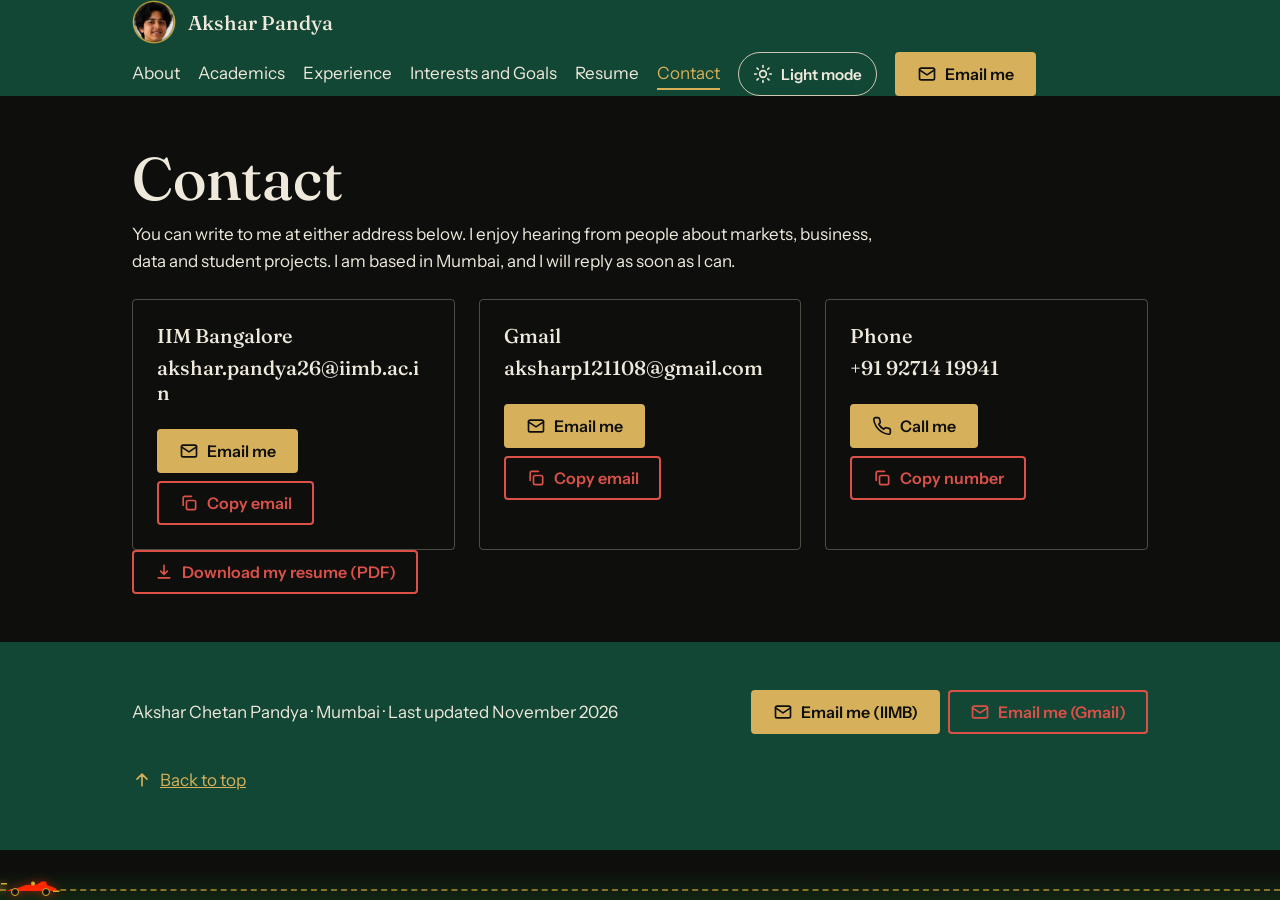
<file: contact.html>
<!doctype html>
<html lang="en">
  <head>
    <meta charset="utf-8" />
    <meta name="viewport" content="width=device-width, initial-scale=1" />
    <title>Contact | Akshar Chetan Pandya</title>
    <meta name="description" content="Email me at my IIM Bangalore or Gmail address. I am based in Mumbai." />
    <meta name="theme-color" content="#134735" />
    <link rel="icon" href="favicon.svg" type="image/svg+xml" />
    <meta property="og:title" content="Contact | Akshar Chetan Pandya" />
    <meta property="og:type" content="website" />
    <script>
      try {
        if (localStorage.getItem("theme") === "light") document.documentElement.dataset.theme = "light";
        if (localStorage.getItem("intros") === "off") document.documentElement.classList.add("no-intro");
      } catch (e) {}
    </script>
    <link rel="preconnect" href="https://fonts.googleapis.com" />
    <link rel="preconnect" href="https://fonts.gstatic.com" crossorigin />
    <link
      rel="stylesheet"
      href="https://fonts.googleapis.com/css2?family=Fraunces:opsz,wght@9..144,500;9..144,600&family=Instrument+Sans:wght@400;600&display=swap"
    />
    <link rel="stylesheet" href="style.css" />
  </head>
  <body id="top">
    <svg class="sprite" aria-hidden="true" focusable="false">
      <symbol id="rose" viewBox="0 0 200 200">
        <circle cx="100" cy="100" r="92" fill="none" stroke="currentColor" stroke-width="1.5" />
        <circle
          cx="100"
          cy="100"
          r="84"
          fill="none"
          stroke="currentColor"
          stroke-width="5"
          stroke-dasharray="1.2 5.9"
        />
        <circle cx="100" cy="100" r="52" fill="none" stroke="currentColor" stroke-width="1" />
        <path
          d="M100 10 108 92 190 100 108 108 100 190 92 108 10 100 92 92Z"
          fill="currentColor"
          fill-opacity=".25"
          stroke="currentColor"
          stroke-width="1.5"
        />
        <path
          d="M100 10 108 92 190 100 108 108 100 190 92 108 10 100 92 92Z"
          transform="rotate(45 100 100) scale(.62) translate(61 61)"
          fill="none"
          stroke="currentColor"
          stroke-width="2"
        />
        <circle cx="100" cy="100" r="5" fill="currentColor" />
      </symbol>
      <symbol id="i-mail" viewBox="0 0 24 24">
        <rect x="3" y="5" width="18" height="14" rx="2" />
        <path d="m3 7 9 6 9-6" />
      </symbol>
      <symbol id="i-down" viewBox="0 0 24 24"><path d="M12 4v11m0 0-4-4m4 4 4-4M5 19h14" /></symbol>
      <symbol id="i-copy" viewBox="0 0 24 24">
        <rect x="9" y="9" width="11" height="11" rx="2" />
        <path d="M5 15V6a2 2 0 0 1 2-2h8" />
      </symbol>
      <symbol id="i-arrow" viewBox="0 0 24 24"><path d="M5 12h14m0 0-6-6m6 6-6 6" /></symbol>
      <symbol id="i-up" viewBox="0 0 24 24"><path d="M12 19V5m0 0-6 6m6-6 6 6" /></symbol>
      <symbol id="i-menu" viewBox="0 0 24 24"><path d="M4 7h16M4 12h16M4 17h16" /></symbol>
      <symbol id="i-users" viewBox="0 0 24 24">
        <circle cx="9" cy="7" r="4" />
        <path d="M2 21v-1a6 6 0 0 1 12 0v1M17 3a4 4 0 0 1 0 8M22 21v-1a5 5 0 0 0-4-5" />
      </symbol>
      <symbol id="i-flag" viewBox="0 0 24 24"><path d="M4 22V4M4 4h14l-2 4 2 4H4" /></symbol>
      <symbol id="i-zap" viewBox="0 0 24 24"><path d="M13 2 3 14h9l-1 8 10-12h-9z" /></symbol>
      <symbol id="i-globe" viewBox="0 0 24 24">
        <circle cx="12" cy="12" r="10" />
        <path d="M2 12h20M12 2a15 15 0 0 1 0 20 15 15 0 0 1 0-20" />
      </symbol>
      <symbol id="i-chart" viewBox="0 0 24 24"><path d="M3 3v18h18M7 15l4-4 3 3 5-6" /></symbol>
      <symbol id="i-award" viewBox="0 0 24 24">
        <circle cx="12" cy="8" r="6" />
        <path d="M8.5 13.5 7 22l5-3 5 3-1.5-8.5" />
      </symbol>
      <symbol id="i-mega" viewBox="0 0 24 24">
        <path d="M3 11v2a1 1 0 0 0 1 1h2l5 4V6L6 10H4a1 1 0 0 0-1 1zM15 9a4 4 0 0 1 0 6" />
      </symbol>
      <symbol id="i-compass" viewBox="0 0 24 24">
        <circle cx="12" cy="12" r="10" />
        <path d="m16 8-2 6-6 2 2-6z" />
      </symbol>
      <symbol id="i-star" viewBox="0 0 24 24">
        <path d="m12 2 3 7 7 .5-5 5 1.5 7.5-6.5-4-6.5 4L7 14.5 2 9.5 9 9z" />
      </symbol>
      <symbol id="i-trend" viewBox="0 0 24 24"><path d="m3 17 6-6 4 4 8-8M14 7h7v7" /></symbol>
      <symbol id="i-target" viewBox="0 0 24 24">
        <circle cx="12" cy="12" r="10" />
        <circle cx="12" cy="12" r="6" />
        <circle cx="12" cy="12" r="2" />
      </symbol>
      <symbol id="i-book" viewBox="0 0 24 24">
        <path d="M4 19.5A2.5 2.5 0 0 1 6.5 17H20V3H6.5A2.5 2.5 0 0 0 4 5.5z" />
      </symbol>
      <symbol id="i-sun" viewBox="0 0 24 24">
        <circle cx="12" cy="12" r="4" />
        <path
          d="M12 2v2M12 20v2M4.9 4.9l1.4 1.4M17.7 17.7l1.4 1.4M2 12h2M20 12h2M4.9 19.1l1.4-1.4M17.7 6.3l1.4-1.4"
        />
      </symbol>
      <symbol id="i-moon" viewBox="0 0 24 24">
        <path d="M21 12.8A9 9 0 1 1 11.2 3 7 7 0 0 0 21 12.8z" />
      </symbol>
      <symbol id="i-ai" viewBox="0 0 24 24">
        <rect x="7" y="7" width="10" height="10" rx="1" />
        <path d="M9 2v3M15 2v3M9 19v3M15 19v3M2 9h3M2 15h3M19 9h3M19 15h3" />
      </symbol>
      <symbol id="i-pres" viewBox="0 0 24 24">
        <rect x="3" y="4" width="18" height="12" rx="1" />
        <path d="M12 16v4M8 20h8" />
      </symbol>
      <symbol id="i-video" viewBox="0 0 24 24">
        <rect x="2" y="5" width="14" height="14" rx="2" />
        <path d="m16 10 6-3v10l-6-3z" />
      </symbol>
      <symbol id="i-bars" viewBox="0 0 24 24"><path d="M5 21V10M12 21V4M19 21v-7" /></symbol>
      <symbol id="i-cap" viewBox="0 0 24 24">
        <path d="M22 10 12 5 2 10l10 5 10-5zM6 12v5c3 2 9 2 12 0v-5" />
      </symbol>
      <symbol id="i-phone" viewBox="0 0 24 24"><path d="M22 16.9v3a2 2 0 0 1-2.2 2 19.8 19.8 0 0 1-8.6-3.1 19.5 19.5 0 0 1-6-6A19.8 19.8 0 0 1 2.1 4.2 2 2 0 0 1 4.1 2h3a2 2 0 0 1 2 1.7c.1 1 .4 1.9.7 2.8a2 2 0 0 1-.5 2.1L8.1 9.9a16 16 0 0 0 6 6l1.3-1.3a2 2 0 0 1 2.1-.4c.9.3 1.8.6 2.8.7a2 2 0 0 1 1.7 2z"/></symbol>
    <symbol id="i-check" viewBox="0 0 24 24"><path d="m5 12 5 5 9-10" /></symbol>
    </svg>
    <div class="tape no-print" aria-label="Highlights from my record">
      <div>
        <span>[AKSHAR_PANDYA: IIMB BBA DBE 2026-2029 <i>▲</i>]</span
        ><span>[CFA_LVL_1: PREPARING <i>▲</i> NOV 2027]</span><span>[IT_SUBJECT: RANK 1 <i>▲</i>]</span
        ><span>[HSC_IT: 100/100 STATE TOPPER <i>▲</i>]</span><span>[HSC_COMMERCE: 91.83% <i>▲</i>]</span
        ><span>[ICSE_CLASS_10: 91.6% <i>▲</i>]</span><span>[MATH_OLYMPIAD: BRONZE 🥉]</span
        ><span>[YALE_FINANCIAL_MARKETS: IN PROGRESS <i>▲</i>]</span
        ><span>[GOOGLE_DIGITAL_MARKETING: IN PROGRESS <i>▲</i>]</span
        ><span>[HP_LIFE_AI: IN PROGRESS <i>▲</i>]</span
        ><span>[POWER_BI + PREMIERE_PRO + POWERPOINT: TOOLKIT <i>▲</i>]</span
        ><span>[BMS_NMCCE: PLANNED 2027 <i>▲</i>]</span
        ><span>[AKSHAR_PANDYA: IIMB BBA DBE 2026-2029 <i>▲</i>]</span
        ><span>[CFA_LVL_1: PREPARING <i>▲</i> NOV 2027]</span><span>[IT_SUBJECT: RANK 1 <i>▲</i>]</span
        ><span>[HSC_IT: 100/100 STATE TOPPER <i>▲</i>]</span><span>[HSC_COMMERCE: 91.83% <i>▲</i>]</span
        ><span>[ICSE_CLASS_10: 91.6% <i>▲</i>]</span><span>[MATH_OLYMPIAD: BRONZE 🥉]</span
        ><span>[YALE_FINANCIAL_MARKETS: IN PROGRESS <i>▲</i>]</span
        ><span>[GOOGLE_DIGITAL_MARKETING: IN PROGRESS <i>▲</i>]</span
        ><span>[HP_LIFE_AI: IN PROGRESS <i>▲</i>]</span
        ><span>[POWER_BI + PREMIERE_PRO + POWERPOINT: TOOLKIT <i>▲</i>]</span
        ><span>[BMS_NMCCE: PLANNED 2027 <i>▲</i>]</span>
      </div>
    </div>
    <a class="skip no-print" href="#main">Skip to content</a>
    <header id="site-nav" class="band no-print">
      <nav class="wrap nav" aria-label="Main">
        <a class="brand" href="index.html"
          ><img class="logo" src="logo.png" width="44" height="44" alt="" />Akshar Pandya</a
        >
        <button class="menu-btn" type="button" aria-expanded="false" aria-controls="nav-list">
          <svg class="icon" aria-hidden="true"><use href="#i-menu" /></svg>Menu
        </button>
        <ul class="nav-links" id="nav-list">
          <li><a class="nav-link" href="about.html">About</a></li>
          <li><a class="nav-link" href="academics.html">Academics</a></li>
          <li><a class="nav-link" href="experience.html">Experience</a></li>
          <li><a class="nav-link" href="interests-and-goals.html">Interests and Goals</a></li>
          <li><a class="nav-link" href="resume.html">Resume</a></li>
          <li><a class="nav-link" href="contact.html" aria-current="page">Contact</a></li>
          <li>
            <button class="theme-btn" type="button">
              <span class="t-sun"
                ><svg class="icon" aria-hidden="true"><use href="#i-sun" /></svg>Light mode</span
              ><span class="t-moon"
                ><svg class="icon" aria-hidden="true"><use href="#i-moon" /></svg>Dark mode</span
              >
            </button>
          </li>
          <li>
            <a class="btn" href="mailto:akshar.pandya26@iimb.ac.in?subject=Hello%20Akshar"
              ><svg class="icon" aria-hidden="true"><use href="#i-mail" /></svg>Email me</a
            >
          </li>
        </ul>
      </nav>
    </header>

    <main id="main">
      <section>
        <div class="wrap">
          <h1>Contact</h1>
          <p>
            You can write to me at either address below. I enjoy hearing from people about markets, business,
            data and student projects. I am based in Mumbai, and I will reply as soon as I can.
          </p>
          <div class="grid reveal">
            <article class="card">
              <h3>IIM Bangalore</h3>
              <div class="addr">akshar.pandya26@iimb.ac.in</div>
              <div class="actions">
                <a class="btn" href="mailto:akshar.pandya26@iimb.ac.in?subject=Hello%20Akshar"
                  ><svg class="icon" aria-hidden="true"><use href="#i-mail" /></svg>Email me</a
                >
                <button class="btn btn-ghost copy" type="button" data-email="akshar.pandya26@iimb.ac.in">
                  <svg class="icon" aria-hidden="true"><use href="#i-copy" /></svg
                  ><span class="copy-label">Copy email</span>
                </button>
              </div>
            </article>
            <article class="card">
              <h3>Gmail</h3>
              <div class="addr">aksharp121108@gmail.com</div>
              <div class="actions">
                <a class="btn" href="mailto:aksharp121108@gmail.com?subject=Hello%20Akshar"
                  ><svg class="icon" aria-hidden="true"><use href="#i-mail" /></svg>Email me</a
                >
                <button class="btn btn-ghost copy" type="button" data-email="aksharp121108@gmail.com">
                  <svg class="icon" aria-hidden="true"><use href="#i-copy" /></svg
                  ><span class="copy-label">Copy email</span>
                </button>
              </div>
            </article>
            <article class="card">
              <h3>Phone</h3>
              <div class="addr">+91 92714 19941</div>
              <div class="actions">
                <a class="btn" href="tel:+919271419941"
                  ><svg class="icon" aria-hidden="true"><use href="#i-phone" /></svg>Call me</a
                >
                <button class="btn btn-ghost copy" type="button" data-email="+919271419941">
                  <svg class="icon" aria-hidden="true"><use href="#i-copy" /></svg
                  ><span class="copy-label">Copy number</span>
                </button>
              </div>
            </article>
          </div>
          <div class="actions">
            <a class="btn btn-ghost" href="resume.pdf" download
              ><svg class="icon" aria-hidden="true"><use href="#i-down" /></svg>Download my resume (PDF)</a
            >
          </div>
        </div>
      </section>
    </main>

    <footer class="band no-print">
      <div class="wrap foot">
        <p>Akshar Chetan Pandya &middot; Mumbai &middot; Last updated November 2026</p>
        <div class="actions">
          <a class="btn" href="mailto:akshar.pandya26@iimb.ac.in?subject=Hello%20Akshar"
            ><svg class="icon" aria-hidden="true"><use href="#i-mail" /></svg>Email me (IIMB)</a
          >
          <a class="btn btn-ghost" href="mailto:aksharp121108@gmail.com?subject=Hello%20Akshar"
            ><svg class="icon" aria-hidden="true"><use href="#i-mail" /></svg>Email me (Gmail)</a
          >
        </div>
        <a class="top-link" href="#top"
          ><svg class="icon" aria-hidden="true"><use href="#i-up" /></svg>Back to top</a
        >
      </div>
    </footer>
    <div class="f1 no-print" aria-hidden="true">
      <i class="f1-line"></i>
      <div class="f1-go">
        <i class="trail"></i
        ><svg viewBox="0 0 120 34" aria-hidden="true">
          <path fill="#FF2800" d="M10 24 30 20 52 12 74 11 84 5 92 5 94 12 112 19 114 24Z" />
          <path fill="#d4af37" d="M2 8h12v3H2zM106 23h13v3h-13z" />
          <circle cx="66" cy="9" r="4" fill="#d4af37" />
          <circle cx="30" cy="26" r="7" fill="#111" stroke="#d4af37" stroke-width="2" />
          <circle cx="92" cy="26" r="7" fill="#111" stroke="#d4af37" stroke-width="2" />
        </svg>
      </div>
    </div>
    <script src="script.js"></script>
  </body>
</html>
</file>
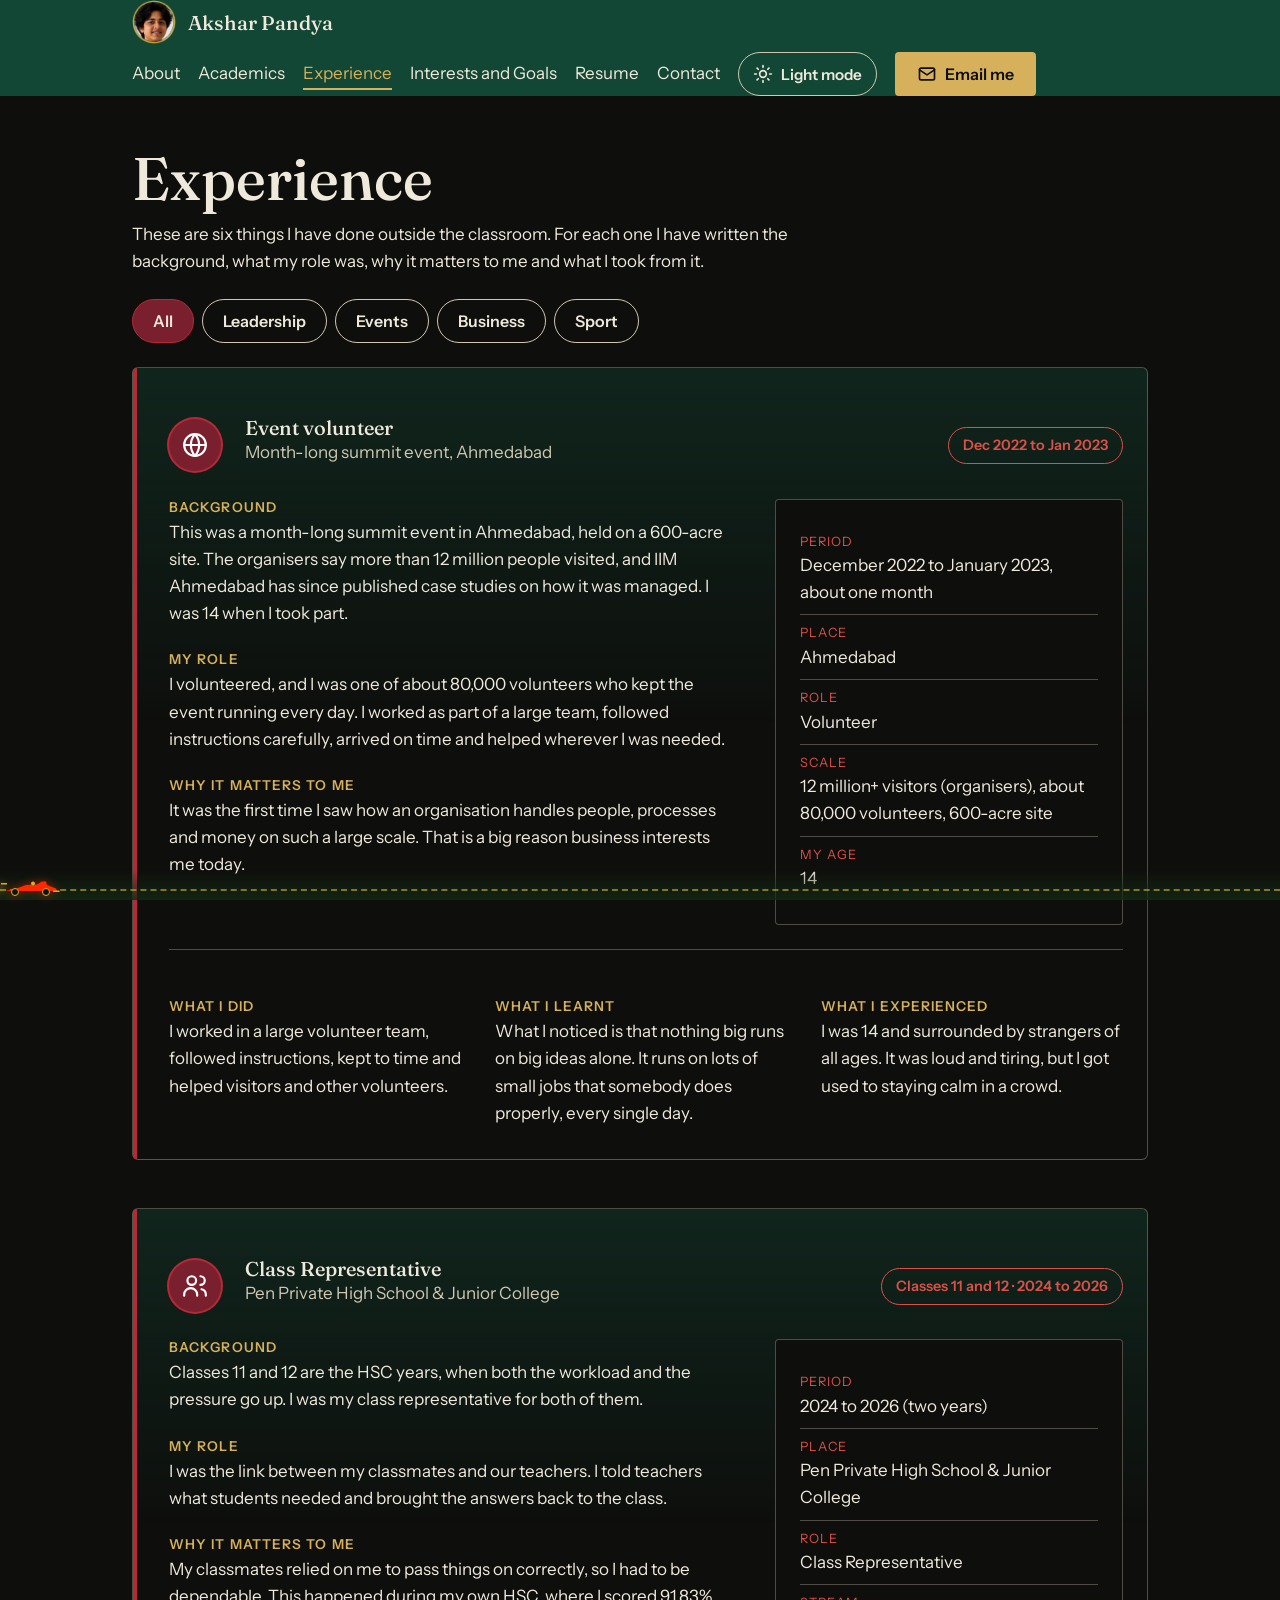
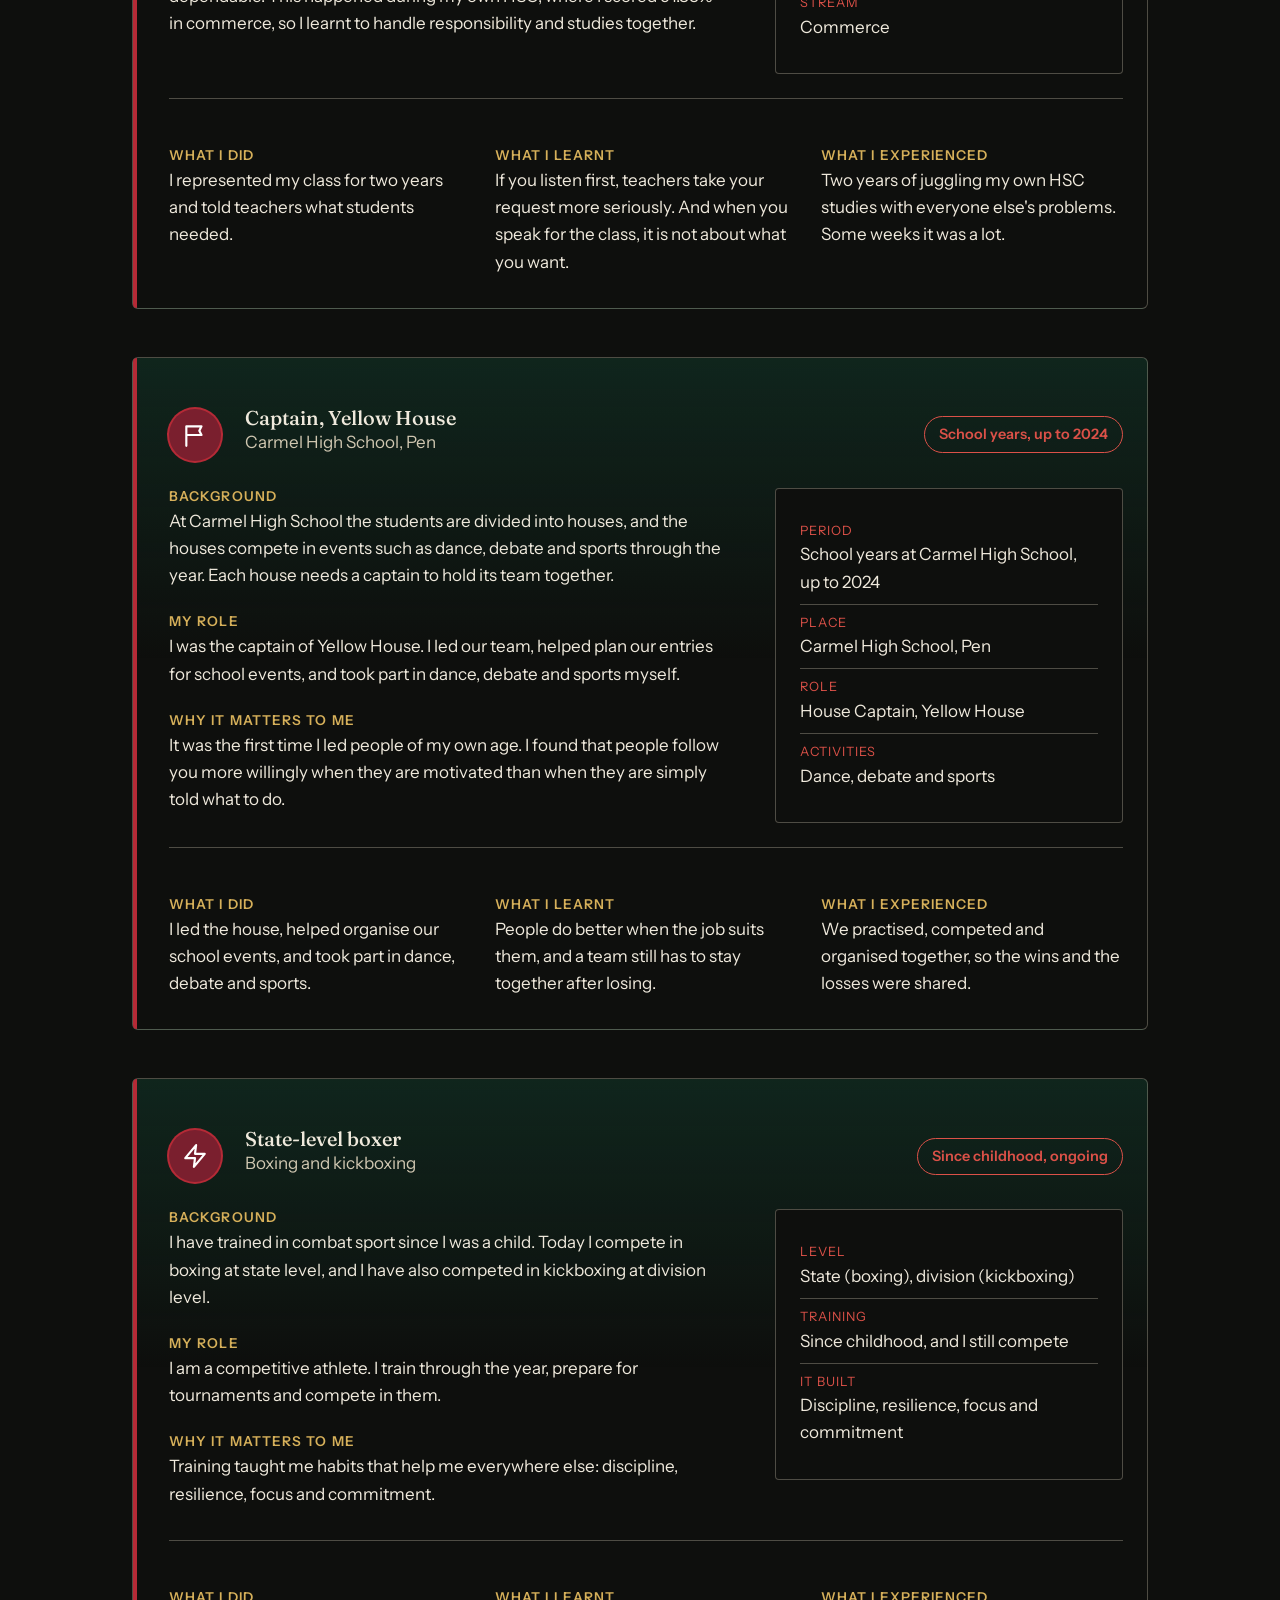
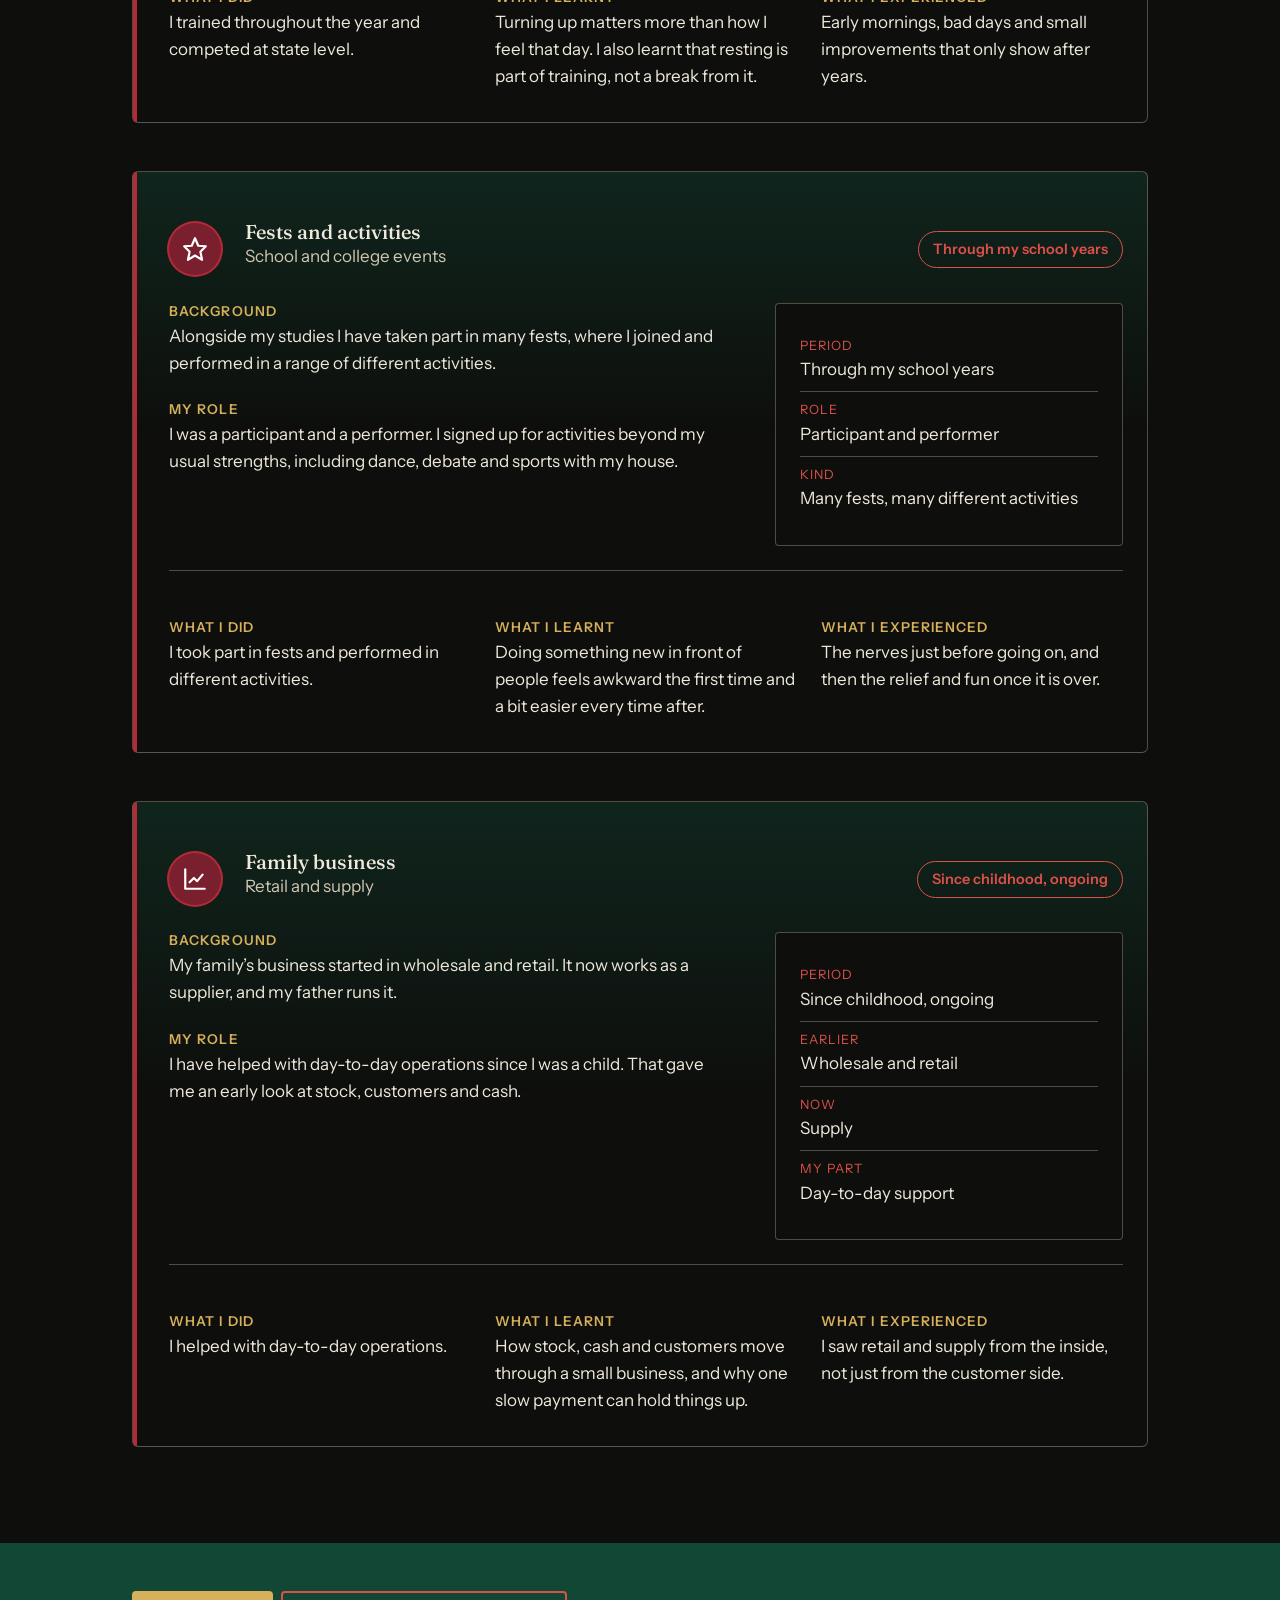
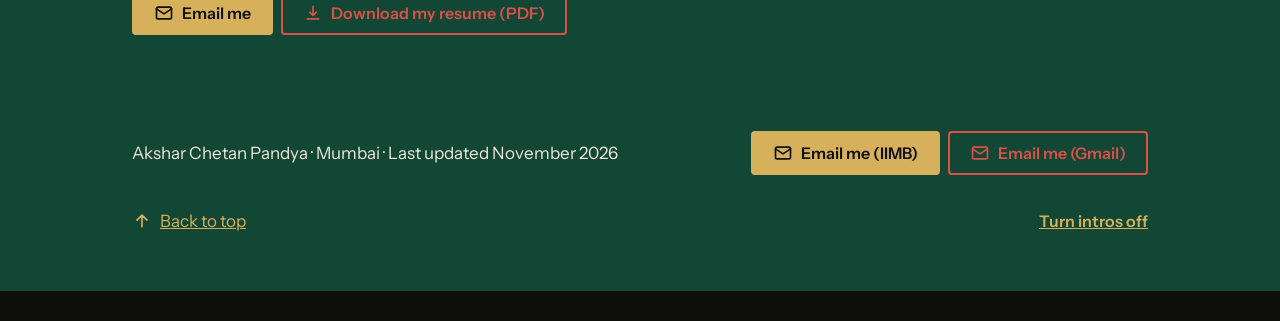
<file: experience.html>
<!doctype html>
<html lang="en">
  <head>
    <meta charset="utf-8" />
    <meta name="viewport" content="width=device-width, initial-scale=1" />
    <title>Experience | Akshar Chetan Pandya</title>
    <meta
      name="description"
      content="My experience: class representative, house captain, state-level boxer, event volunteer, fests and activities, and my family's business."
    />
    <meta name="theme-color" content="#134735" />
    <link rel="icon" href="favicon.svg" type="image/svg+xml" />
    <meta property="og:title" content="Experience | Akshar Chetan Pandya" />
    <meta property="og:type" content="website" />
    <script>
      try {
        if (localStorage.getItem("theme") === "light") document.documentElement.dataset.theme = "light";
        if (localStorage.getItem("intros") === "off") document.documentElement.classList.add("no-intro");
      } catch (e) {}
    </script>
    <link rel="preconnect" href="https://fonts.googleapis.com" />
    <link rel="preconnect" href="https://fonts.gstatic.com" crossorigin />
    <link
      rel="stylesheet"
      href="https://fonts.googleapis.com/css2?family=Fraunces:opsz,wght@9..144,500;9..144,600&family=Instrument+Sans:wght@400;600&display=swap"
    />
    <link rel="stylesheet" href="style.css" />
  </head>
  <body id="top">
    <svg class="sprite" aria-hidden="true" focusable="false">
      <symbol id="rose" viewBox="0 0 200 200">
        <circle cx="100" cy="100" r="92" fill="none" stroke="currentColor" stroke-width="1.5" />
        <circle
          cx="100"
          cy="100"
          r="84"
          fill="none"
          stroke="currentColor"
          stroke-width="5"
          stroke-dasharray="1.2 5.9"
        />
        <circle cx="100" cy="100" r="52" fill="none" stroke="currentColor" stroke-width="1" />
        <path
          d="M100 10 108 92 190 100 108 108 100 190 92 108 10 100 92 92Z"
          fill="currentColor"
          fill-opacity=".25"
          stroke="currentColor"
          stroke-width="1.5"
        />
        <path
          d="M100 10 108 92 190 100 108 108 100 190 92 108 10 100 92 92Z"
          transform="rotate(45 100 100) scale(.62) translate(61 61)"
          fill="none"
          stroke="currentColor"
          stroke-width="2"
        />
        <circle cx="100" cy="100" r="5" fill="currentColor" />
      </symbol>
      <symbol id="i-mail" viewBox="0 0 24 24">
        <rect x="3" y="5" width="18" height="14" rx="2" />
        <path d="m3 7 9 6 9-6" />
      </symbol>
      <symbol id="i-down" viewBox="0 0 24 24"><path d="M12 4v11m0 0-4-4m4 4 4-4M5 19h14" /></symbol>
      <symbol id="i-copy" viewBox="0 0 24 24">
        <rect x="9" y="9" width="11" height="11" rx="2" />
        <path d="M5 15V6a2 2 0 0 1 2-2h8" />
      </symbol>
      <symbol id="i-arrow" viewBox="0 0 24 24"><path d="M5 12h14m0 0-6-6m6 6-6 6" /></symbol>
      <symbol id="i-up" viewBox="0 0 24 24"><path d="M12 19V5m0 0-6 6m6-6 6 6" /></symbol>
      <symbol id="i-menu" viewBox="0 0 24 24"><path d="M4 7h16M4 12h16M4 17h16" /></symbol>
      <symbol id="i-users" viewBox="0 0 24 24">
        <circle cx="9" cy="7" r="4" />
        <path d="M2 21v-1a6 6 0 0 1 12 0v1M17 3a4 4 0 0 1 0 8M22 21v-1a5 5 0 0 0-4-5" />
      </symbol>
      <symbol id="i-flag" viewBox="0 0 24 24"><path d="M4 22V4M4 4h14l-2 4 2 4H4" /></symbol>
      <symbol id="i-zap" viewBox="0 0 24 24"><path d="M13 2 3 14h9l-1 8 10-12h-9z" /></symbol>
      <symbol id="i-globe" viewBox="0 0 24 24">
        <circle cx="12" cy="12" r="10" />
        <path d="M2 12h20M12 2a15 15 0 0 1 0 20 15 15 0 0 1 0-20" />
      </symbol>
      <symbol id="i-chart" viewBox="0 0 24 24"><path d="M3 3v18h18M7 15l4-4 3 3 5-6" /></symbol>
      <symbol id="i-award" viewBox="0 0 24 24">
        <circle cx="12" cy="8" r="6" />
        <path d="M8.5 13.5 7 22l5-3 5 3-1.5-8.5" />
      </symbol>
      <symbol id="i-mega" viewBox="0 0 24 24">
        <path d="M3 11v2a1 1 0 0 0 1 1h2l5 4V6L6 10H4a1 1 0 0 0-1 1zM15 9a4 4 0 0 1 0 6" />
      </symbol>
      <symbol id="i-compass" viewBox="0 0 24 24">
        <circle cx="12" cy="12" r="10" />
        <path d="m16 8-2 6-6 2 2-6z" />
      </symbol>
      <symbol id="i-star" viewBox="0 0 24 24">
        <path d="m12 2 3 7 7 .5-5 5 1.5 7.5-6.5-4-6.5 4L7 14.5 2 9.5 9 9z" />
      </symbol>
      <symbol id="i-trend" viewBox="0 0 24 24"><path d="m3 17 6-6 4 4 8-8M14 7h7v7" /></symbol>
      <symbol id="i-target" viewBox="0 0 24 24">
        <circle cx="12" cy="12" r="10" />
        <circle cx="12" cy="12" r="6" />
        <circle cx="12" cy="12" r="2" />
      </symbol>
      <symbol id="i-book" viewBox="0 0 24 24">
        <path d="M4 19.5A2.5 2.5 0 0 1 6.5 17H20V3H6.5A2.5 2.5 0 0 0 4 5.5z" />
      </symbol>
      <symbol id="i-sun" viewBox="0 0 24 24">
        <circle cx="12" cy="12" r="4" />
        <path
          d="M12 2v2M12 20v2M4.9 4.9l1.4 1.4M17.7 17.7l1.4 1.4M2 12h2M20 12h2M4.9 19.1l1.4-1.4M17.7 6.3l1.4-1.4"
        />
      </symbol>
      <symbol id="i-moon" viewBox="0 0 24 24">
        <path d="M21 12.8A9 9 0 1 1 11.2 3 7 7 0 0 0 21 12.8z" />
      </symbol>
      <symbol id="i-ai" viewBox="0 0 24 24">
        <rect x="7" y="7" width="10" height="10" rx="1" />
        <path d="M9 2v3M15 2v3M9 19v3M15 19v3M2 9h3M2 15h3M19 9h3M19 15h3" />
      </symbol>
      <symbol id="i-pres" viewBox="0 0 24 24">
        <rect x="3" y="4" width="18" height="12" rx="1" />
        <path d="M12 16v4M8 20h8" />
      </symbol>
      <symbol id="i-video" viewBox="0 0 24 24">
        <rect x="2" y="5" width="14" height="14" rx="2" />
        <path d="m16 10 6-3v10l-6-3z" />
      </symbol>
      <symbol id="i-bars" viewBox="0 0 24 24"><path d="M5 21V10M12 21V4M19 21v-7" /></symbol>
      <symbol id="i-cap" viewBox="0 0 24 24">
        <path d="M22 10 12 5 2 10l10 5 10-5zM6 12v5c3 2 9 2 12 0v-5" />
      </symbol>
      <symbol id="i-check" viewBox="0 0 24 24"><path d="m5 12 5 5 9-10" /></symbol>
    </svg>
    <div class="tape no-print" aria-label="Highlights from my record">
      <div>
        <span>[AKSHAR_PANDYA: IIMB BBA DBE 2026-2029 <i>▲</i>]</span
        ><span>[CFA_LVL_1: PREPARING <i>▲</i> NOV 2027]</span><span>[IT_SUBJECT: RANK 1 <i>▲</i>]</span
        ><span>[HSC_IT: 100/100 STATE TOPPER <i>▲</i>]</span><span>[HSC_COMMERCE: 91.83% <i>▲</i>]</span
        ><span>[ICSE_CLASS_10: 91.6% <i>▲</i>]</span><span>[MATH_OLYMPIAD: BRONZE 🥉]</span
        ><span>[YALE_FINANCIAL_MARKETS: IN PROGRESS <i>▲</i>]</span
        ><span>[GOOGLE_DIGITAL_MARKETING: IN PROGRESS <i>▲</i>]</span
        ><span>[HP_LIFE_AI: IN PROGRESS <i>▲</i>]</span
        ><span>[POWER_BI + PREMIERE_PRO + POWERPOINT: TOOLKIT <i>▲</i>]</span
        ><span>[BMS_NMCCE: PLANNED 2027 <i>▲</i>]</span
        ><span>[AKSHAR_PANDYA: IIMB BBA DBE 2026-2029 <i>▲</i>]</span
        ><span>[CFA_LVL_1: PREPARING <i>▲</i> NOV 2027]</span><span>[IT_SUBJECT: RANK 1 <i>▲</i>]</span
        ><span>[HSC_IT: 100/100 STATE TOPPER <i>▲</i>]</span><span>[HSC_COMMERCE: 91.83% <i>▲</i>]</span
        ><span>[ICSE_CLASS_10: 91.6% <i>▲</i>]</span><span>[MATH_OLYMPIAD: BRONZE 🥉]</span
        ><span>[YALE_FINANCIAL_MARKETS: IN PROGRESS <i>▲</i>]</span
        ><span>[GOOGLE_DIGITAL_MARKETING: IN PROGRESS <i>▲</i>]</span
        ><span>[HP_LIFE_AI: IN PROGRESS <i>▲</i>]</span
        ><span>[POWER_BI + PREMIERE_PRO + POWERPOINT: TOOLKIT <i>▲</i>]</span
        ><span>[BMS_NMCCE: PLANNED 2027 <i>▲</i>]</span>
      </div>
    </div>
    <a class="skip no-print" href="#main">Skip to content</a>
    <header id="site-nav" class="band no-print">
      <nav class="wrap nav" aria-label="Main">
        <a class="brand" href="index.html"
          ><img class="logo" src="logo.png" width="44" height="44" alt="" />Akshar Pandya</a
        >
        <button class="menu-btn" type="button" aria-expanded="false" aria-controls="nav-list">
          <svg class="icon" aria-hidden="true"><use href="#i-menu" /></svg>Menu
        </button>
        <ul class="nav-links" id="nav-list">
          <li><a class="nav-link" href="about.html">About</a></li>
          <li><a class="nav-link" href="academics.html">Academics</a></li>
          <li><a class="nav-link" href="experience.html" aria-current="page">Experience</a></li>
          <li><a class="nav-link" href="interests-and-goals.html">Interests and Goals</a></li>
          <li><a class="nav-link" href="resume.html">Resume</a></li>
          <li><a class="nav-link" href="contact.html">Contact</a></li>
          <li>
            <button class="theme-btn" type="button">
              <span class="t-sun"
                ><svg class="icon" aria-hidden="true"><use href="#i-sun" /></svg>Light mode</span
              ><span class="t-moon"
                ><svg class="icon" aria-hidden="true"><use href="#i-moon" /></svg>Dark mode</span
              >
            </button>
          </li>
          <li>
            <a class="btn" href="mailto:akshar.pandya26@iimb.ac.in?subject=Hello%20Akshar"
              ><svg class="icon" aria-hidden="true"><use href="#i-mail" /></svg>Email me</a
            >
          </li>
        </ul>
      </nav>
    </header>

    <main id="main">
      <div class="market" data-intro="market" aria-hidden="true">
        <i class="mk-sparks"></i>
        <canvas class="mk-earth" width="640" height="640"></canvas>
        <svg class="mk-globe" viewBox="0 0 400 300">
          <g class="mk-orbit">
            <ellipse class="mk-ring" cx="200" cy="150" rx="186" ry="58" />
            <ellipse class="mk-ring thin" cx="200" cy="150" rx="176" ry="50" />
            <ellipse class="mk-comet" cx="200" cy="150" rx="186" ry="58" pathLength="100" />
          </g>
        </svg>
        <div class="mk-text">
          <h2 class="mk-head">Market &amp; Mindset</h2>
          <p class="mk-sub">Combining financial acumen with the discipline of a strategist.</p>
        </div>
        <button class="skip-intro" type="button">Skip intro</button>
      </div>
      <section>
        <div class="wrap">
          <h1>Experience</h1>
          <p>
            These are six things I have done outside the classroom. For each one I have written the
            background, what my role was, why it matters to me and what I took from it.
          </p>
          <div class="chips" role="group" aria-label="Filter experience">
            <button class="chip" type="button" data-filter="all" aria-pressed="true">All</button>
            <button class="chip" type="button" data-filter="leadership" aria-pressed="false">
              Leadership
            </button>
            <button class="chip" type="button" data-filter="events" aria-pressed="false">Events</button>
            <button class="chip" type="button" data-filter="business" aria-pressed="false">Business</button>
            <button class="chip" type="button" data-filter="sport" aria-pressed="false">Sport</button>
          </div>
          <div>
            <article class="xp reveal" id="event" data-cat="events">
              <header class="xp-h">
                <span class="xp-ic"
                  ><svg class="icon" aria-hidden="true"><use href="#i-globe" /></svg
                ></span>
                <div>
                  <h3>Event volunteer</h3>
                  <p class="xp-sub">Month-long summit event, Ahmedabad</p>
                </div>
                <span class="xp-tag">Dec 2022 to Jan 2023</span>
              </header>
              <div class="xp-body">
                <div class="xp-main">
                  <h4>Background</h4>
                  <p>
                    This was a month-long summit event in Ahmedabad, held on a 600-acre site. The organisers
                    say more than 12 million people visited, and IIM Ahmedabad has since published case
                    studies on how it was managed. I was 14 when I took part.
                  </p>
                  <h4>My role</h4>
                  <p>
                    I volunteered, and I was one of about 80,000 volunteers who kept the event running every
                    day. I worked as part of a large team, followed instructions carefully, arrived on time
                    and helped wherever I was needed.
                  </p>
                  <h4>Why it matters to me</h4>
                  <p>
                    It was the first time I saw how an organisation handles people, processes and money on
                    such a large scale. That is a big reason business interests me today.
                  </p>
                </div>
                <dl class="xp-facts">
                  <div>
                    <dt>Period</dt>
                    <dd>December 2022 to January 2023, about one month</dd>
                  </div>
                  <div>
                    <dt>Place</dt>
                    <dd>Ahmedabad</dd>
                  </div>
                  <div>
                    <dt>Role</dt>
                    <dd>Volunteer</dd>
                  </div>
                  <div>
                    <dt>Scale</dt>
                    <dd>12 million+ visitors (organisers), about 80,000 volunteers, 600-acre site</dd>
                  </div>
                  <div>
                    <dt>My age</dt>
                    <dd>14</dd>
                  </div>
                </dl>
              </div>
              <div class="xp-3">
                <div>
                  <h4>What I did</h4>
                  <p>
                    I worked in a large volunteer team, followed instructions, kept to time and helped
                    visitors and other volunteers.
                  </p>
                </div>
                <div>
                  <h4>What I learnt</h4>
                  <p>
                    What I noticed is that nothing big runs on big ideas alone. It runs on lots of small jobs that somebody does properly, every single day.
                  </p>
                </div>
                <div>
                  <h4>What I experienced</h4>
                  <p>
                    I was 14 and surrounded by strangers of all ages. It was loud and tiring, but I got used to staying calm in a crowd.
                  </p>
                </div>
              </div>
            </article>
            <article class="xp reveal" id="class-rep" data-cat="leadership">
              <header class="xp-h">
                <span class="xp-ic"
                  ><svg class="icon" aria-hidden="true"><use href="#i-users" /></svg
                ></span>
                <div>
                  <h3>Class Representative</h3>
                  <p class="xp-sub">Pen Private High School &amp; Junior College</p>
                </div>
                <span class="xp-tag">Classes 11 and 12 · 2024 to 2026</span>
              </header>
              <div class="xp-body">
                <div class="xp-main">
                  <h4>Background</h4>
                  <p>
                    Classes 11 and 12 are the HSC years, when both the workload and the pressure go up. I was
                    my class representative for both of them.
                  </p>
                  <h4>My role</h4>
                  <p>
                    I was the link between my classmates and our teachers. I told teachers what students
                    needed and brought the answers back to the class.
                  </p>
                  <h4>Why it matters to me</h4>
                  <p>
                    My classmates relied on me to pass things on correctly, so I had to be dependable. This
                    happened during my own HSC, where I scored 91.83% in commerce, so I learnt to handle
                    responsibility and studies together.
                  </p>
                </div>
                <dl class="xp-facts">
                  <div>
                    <dt>Period</dt>
                    <dd>2024 to 2026 (two years)</dd>
                  </div>
                  <div>
                    <dt>Place</dt>
                    <dd>Pen Private High School &amp; Junior College</dd>
                  </div>
                  <div>
                    <dt>Role</dt>
                    <dd>Class Representative</dd>
                  </div>
                  <div>
                    <dt>Stream</dt>
                    <dd>Commerce</dd>
                  </div>
                </dl>
              </div>
              <div class="xp-3">
                <div>
                  <h4>What I did</h4>
                  <p>I represented my class for two years and told teachers what students needed.</p>
                </div>
                <div>
                  <h4>What I learnt</h4>
                  <p>
                    If you listen first, teachers take your request more seriously. And when you speak for the class, it is not about what you want.
                  </p>
                </div>
                <div>
                  <h4>What I experienced</h4>
                  <p>
                    Two years of juggling my own HSC studies with everyone else's problems. Some weeks it was a lot.
                  </p>
                </div>
              </div>
            </article>
            <article class="xp reveal" id="house-captain" data-cat="leadership">
              <header class="xp-h">
                <span class="xp-ic"
                  ><svg class="icon" aria-hidden="true"><use href="#i-flag" /></svg
                ></span>
                <div>
                  <h3>Captain, Yellow House</h3>
                  <p class="xp-sub">Carmel High School, Pen</p>
                </div>
                <span class="xp-tag">School years, up to 2024</span>
              </header>
              <div class="xp-body">
                <div class="xp-main">
                  <h4>Background</h4>
                  <p>
                    At Carmel High School the students are divided into houses, and the houses compete in
                    events such as dance, debate and sports through the year. Each house needs a captain to
                    hold its team together.
                  </p>
                  <h4>My role</h4>
                  <p>
                    I was the captain of Yellow House. I led our team, helped plan our entries for school
                    events, and took part in dance, debate and sports myself.
                  </p>
                  <h4>Why it matters to me</h4>
                  <p>
                    It was the first time I led people of my own age. I found that people follow you more
                    willingly when they are motivated than when they are simply told what to do.
                  </p>
                </div>
                <dl class="xp-facts">
                  <div>
                    <dt>Period</dt>
                    <dd>School years at Carmel High School, up to 2024</dd>
                  </div>
                  <div>
                    <dt>Place</dt>
                    <dd>Carmel High School, Pen</dd>
                  </div>
                  <div>
                    <dt>Role</dt>
                    <dd>House Captain, Yellow House</dd>
                  </div>
                  <div>
                    <dt>Activities</dt>
                    <dd>Dance, debate and sports</dd>
                  </div>
                </dl>
              </div>
              <div class="xp-3">
                <div>
                  <h4>What I did</h4>
                  <p>
                    I led the house, helped organise our school events, and took part in dance, debate and
                    sports.
                  </p>
                </div>
                <div>
                  <h4>What I learnt</h4>
                  <p>
                    People do better when the job suits them, and a team still has to stay together after losing.
                  </p>
                </div>
                <div>
                  <h4>What I experienced</h4>
                  <p>We practised, competed and organised together, so the wins and the losses were shared.</p>
                </div>
              </div>
            </article>
            <article class="xp reveal" id="boxing" data-cat="sport">
              <header class="xp-h">
                <span class="xp-ic"
                  ><svg class="icon" aria-hidden="true"><use href="#i-zap" /></svg
                ></span>
                <div>
                  <h3>State-level boxer</h3>
                  <p class="xp-sub">Boxing and kickboxing</p>
                </div>
                <span class="xp-tag">Since childhood, ongoing</span>
              </header>
              <div class="xp-body">
                <div class="xp-main">
                  <h4>Background</h4>
                  <p>
                    I have trained in combat sport since I was a child. Today I compete in boxing at state
                    level, and I have also competed in kickboxing at division level.
                  </p>
                  <h4>My role</h4>
                  <p>
                    I am a competitive athlete. I train through the year, prepare for tournaments and compete
                    in them.
                  </p>
                  <h4>Why it matters to me</h4>
                  <p>
                    Training taught me habits that help me everywhere else: discipline, resilience, focus and
                    commitment.
                  </p>
                </div>
                <dl class="xp-facts">
                  <div>
                    <dt>Level</dt>
                    <dd>State (boxing), division (kickboxing)</dd>
                  </div>
                  <div>
                    <dt>Training</dt>
                    <dd>Since childhood, and I still compete</dd>
                  </div>
                  <div>
                    <dt>It built</dt>
                    <dd>Discipline, resilience, focus and commitment</dd>
                  </div>
                </dl>
              </div>
              <div class="xp-3">
                <div>
                  <h4>What I did</h4>
                  <p>I trained throughout the year and competed at state level.</p>
                </div>
                <div>
                  <h4>What I learnt</h4>
                  <p>
                    Turning up matters more than how I feel that day. I also learnt that resting is part of training, not a break from it.
                  </p>
                </div>
                <div>
                  <h4>What I experienced</h4>
                  <p>Early mornings, bad days and small improvements that only show after years.</p>
                </div>
              </div>
            </article>
            <article class="xp reveal" id="fests" data-cat="events">
              <header class="xp-h">
                <span class="xp-ic"
                  ><svg class="icon" aria-hidden="true"><use href="#i-star" /></svg
                ></span>
                <div>
                  <h3>Fests and activities</h3>
                  <p class="xp-sub">School and college events</p>
                </div>
                <span class="xp-tag">Through my school years</span>
              </header>
              <div class="xp-body">
                <div class="xp-main">
                  <h4>Background</h4>
                  <p>
                    Alongside my studies I have taken part in many fests, where I joined and performed in a
                    range of different activities.
                  </p>
                  <h4>My role</h4>
                  <p>
                    I was a participant and a performer. I signed up for activities beyond my usual
                    strengths, including dance, debate and sports with my house.
                  </p>
                </div>
                <dl class="xp-facts">
                  <div>
                    <dt>Period</dt>
                    <dd>Through my school years</dd>
                  </div>
                  <div>
                    <dt>Role</dt>
                    <dd>Participant and performer</dd>
                  </div>
                  <div>
                    <dt>Kind</dt>
                    <dd>Many fests, many different activities</dd>
                  </div>
                </dl>
              </div>
              <div class="xp-3">
                <div>
                  <h4>What I did</h4>
                  <p>I took part in fests and performed in different activities.</p>
                </div>
                <div>
                  <h4>What I learnt</h4>
                  <p>Doing something new in front of people feels awkward the first time and a bit easier every time after.</p>
                </div>
                <div>
                  <h4>What I experienced</h4>
                  <p>The nerves just before going on, and then the relief and fun once it is over.</p>
                </div>
              </div>
            </article>
            <article class="xp reveal" id="business" data-cat="business">
              <header class="xp-h">
                <span class="xp-ic"
                  ><svg class="icon" aria-hidden="true"><use href="#i-chart" /></svg
                ></span>
                <div>
                  <h3>Family business</h3>
                  <p class="xp-sub">Retail and supply</p>
                </div>
                <span class="xp-tag">Since childhood, ongoing</span>
              </header>
              <div class="xp-body">
                <div class="xp-main">
                  <h4>Background</h4>
                  <p>
                    My family’s business started in wholesale and retail. It now works as a supplier, and my
                    father runs it.
                  </p>
                  <h4>My role</h4>
                  <p>
                    I have helped with day-to-day operations since I was a child. That gave me an early look
                    at stock, customers and cash.
                  </p>
                </div>
                <dl class="xp-facts">
                  <div>
                    <dt>Period</dt>
                    <dd>Since childhood, ongoing</dd>
                  </div>
                  <div>
                    <dt>Earlier</dt>
                    <dd>Wholesale and retail</dd>
                  </div>
                  <div>
                    <dt>Now</dt>
                    <dd>Supply</dd>
                  </div>
                  <div>
                    <dt>My part</dt>
                    <dd>Day-to-day support</dd>
                  </div>
                </dl>
              </div>
              <div class="xp-3">
                <div>
                  <h4>What I did</h4>
                  <p>I helped with day-to-day operations.</p>
                </div>
                <div>
                  <h4>What I learnt</h4>
                  <p>How stock, cash and customers move through a small business, and why one slow payment can hold things up.</p>
                </div>
                <div>
                  <h4>What I experienced</h4>
                  <p>I saw retail and supply from the inside, not just from the customer side.</p>
                </div>
              </div>
            </article>
          </div>
        </div>
      </section>

      <section class="band">
        <div class="wrap">
          <div class="actions">
            <a class="btn" href="mailto:akshar.pandya26@iimb.ac.in?subject=Hello%20Akshar"
              ><svg class="icon" aria-hidden="true"><use href="#i-mail" /></svg>Email me</a
            >
            <a class="btn btn-ghost" href="resume.pdf" download
              ><svg class="icon" aria-hidden="true"><use href="#i-down" /></svg>Download my resume (PDF)</a
            >
          </div>
        </div>
      </section>
    </main>

    <footer class="band no-print">
      <div class="wrap foot">
        <p>Akshar Chetan Pandya &middot; Mumbai &middot; Last updated November 2026</p>
        <div class="actions">
          <a class="btn" href="mailto:akshar.pandya26@iimb.ac.in?subject=Hello%20Akshar"
            ><svg class="icon" aria-hidden="true"><use href="#i-mail" /></svg>Email me (IIMB)</a
          >
          <a class="btn btn-ghost" href="mailto:aksharp121108@gmail.com?subject=Hello%20Akshar"
            ><svg class="icon" aria-hidden="true"><use href="#i-mail" /></svg>Email me (Gmail)</a
          >
        </div>
        <a class="top-link" href="#top"
          ><svg class="icon" aria-hidden="true"><use href="#i-up" /></svg>Back to top</a
        >
      </div>
    </footer>
    <div class="f1 no-print" aria-hidden="true">
      <i class="f1-line"></i>
      <div class="f1-go">
        <i class="trail"></i
        ><svg viewBox="0 0 120 34" aria-hidden="true">
          <path fill="#FF2800" d="M10 24 30 20 52 12 74 11 84 5 92 5 94 12 112 19 114 24Z" />
          <path fill="#d4af37" d="M2 8h12v3H2zM106 23h13v3h-13z" />
          <circle cx="66" cy="9" r="4" fill="#d4af37" />
          <circle cx="30" cy="26" r="7" fill="#111" stroke="#d4af37" stroke-width="2" />
          <circle cx="92" cy="26" r="7" fill="#111" stroke="#d4af37" stroke-width="2" />
        </svg>
      </div>
    </div>
    <script src="script.js"></script>
    <script src="earth.js"></script>
  </body>
</html>
</file>
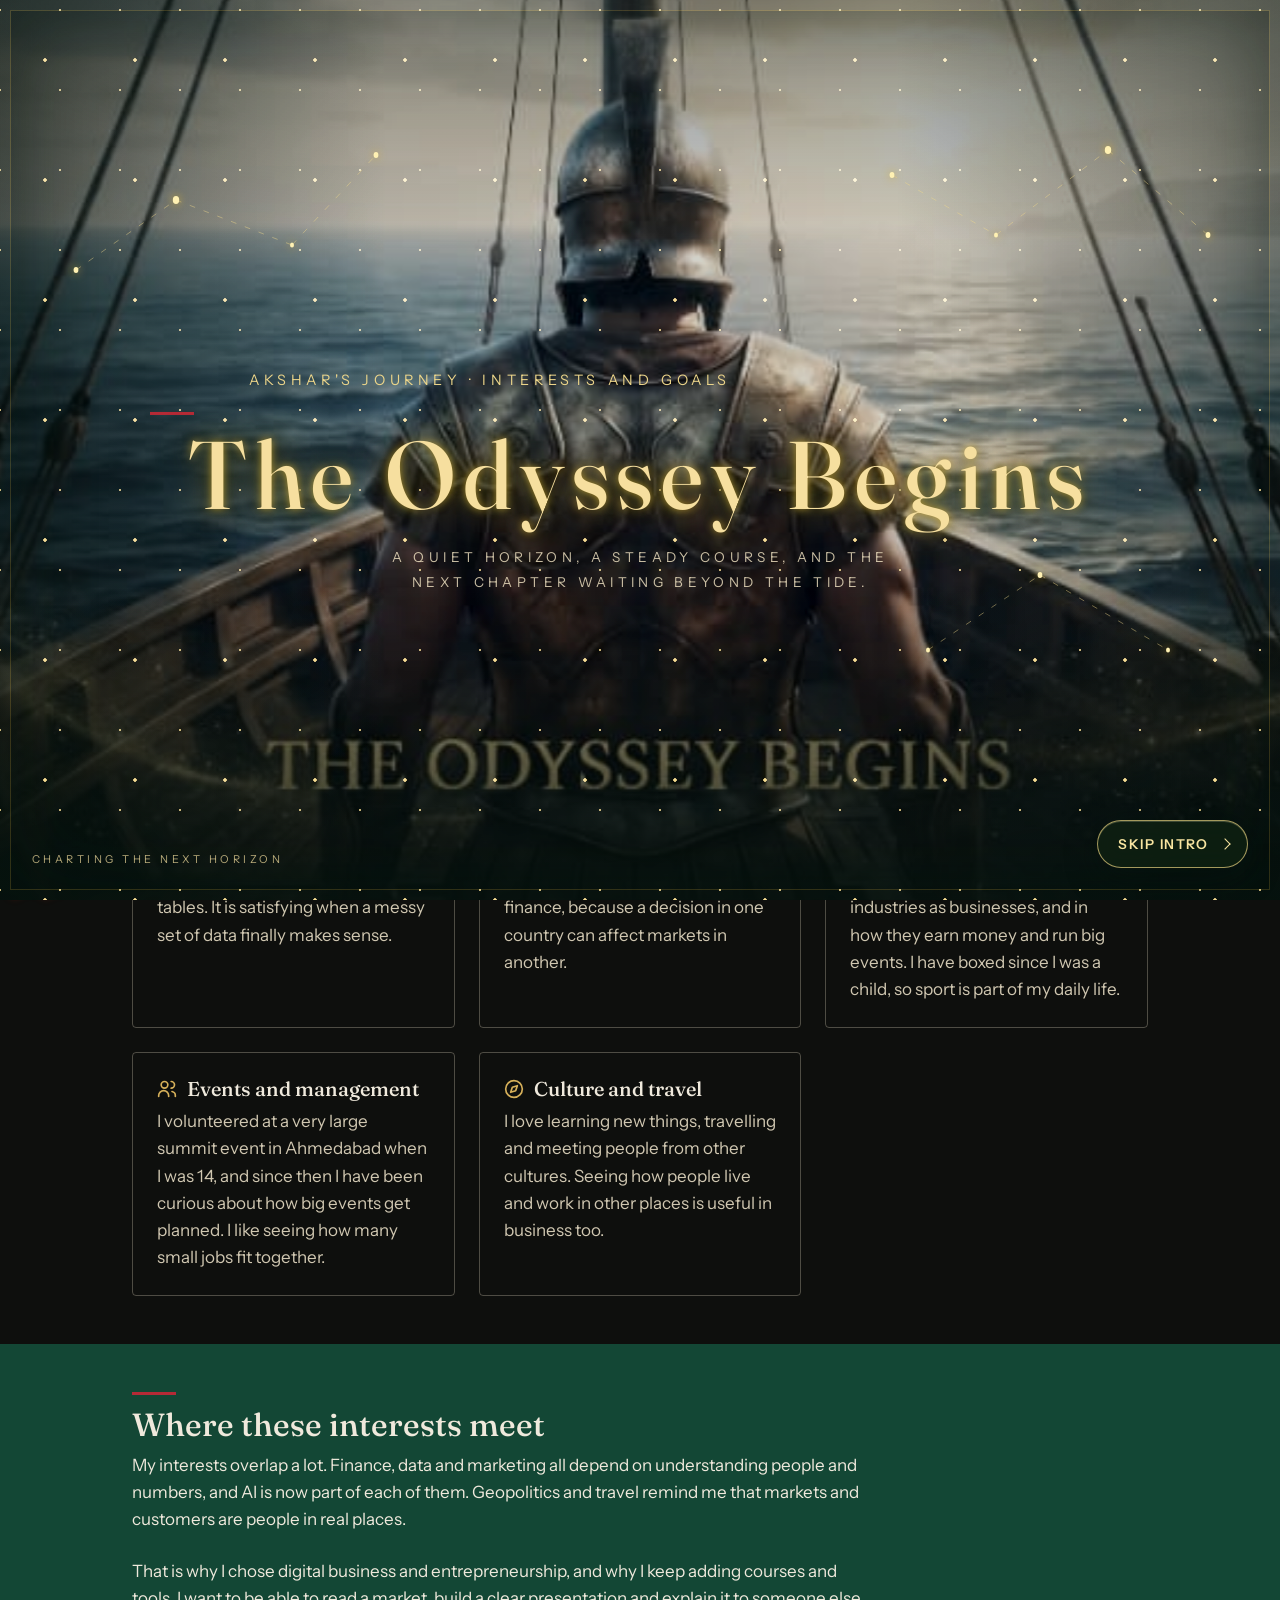
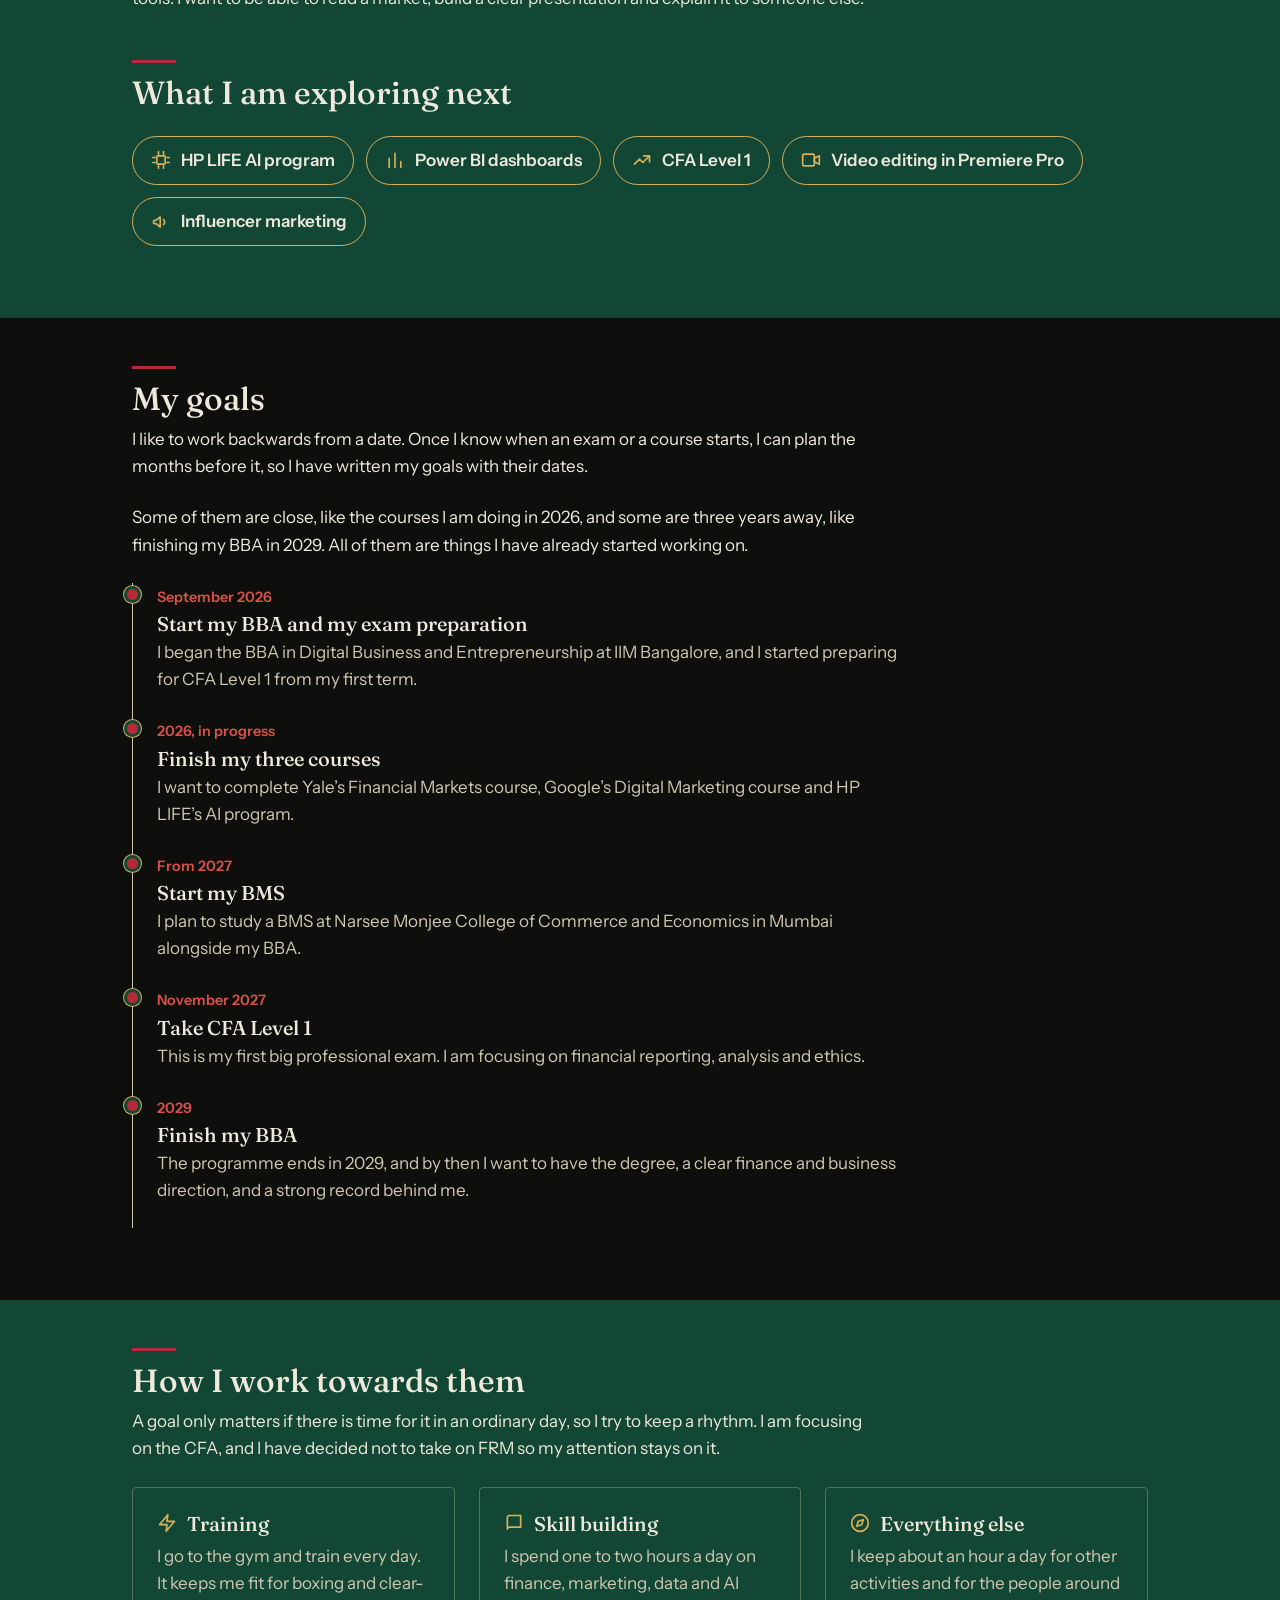
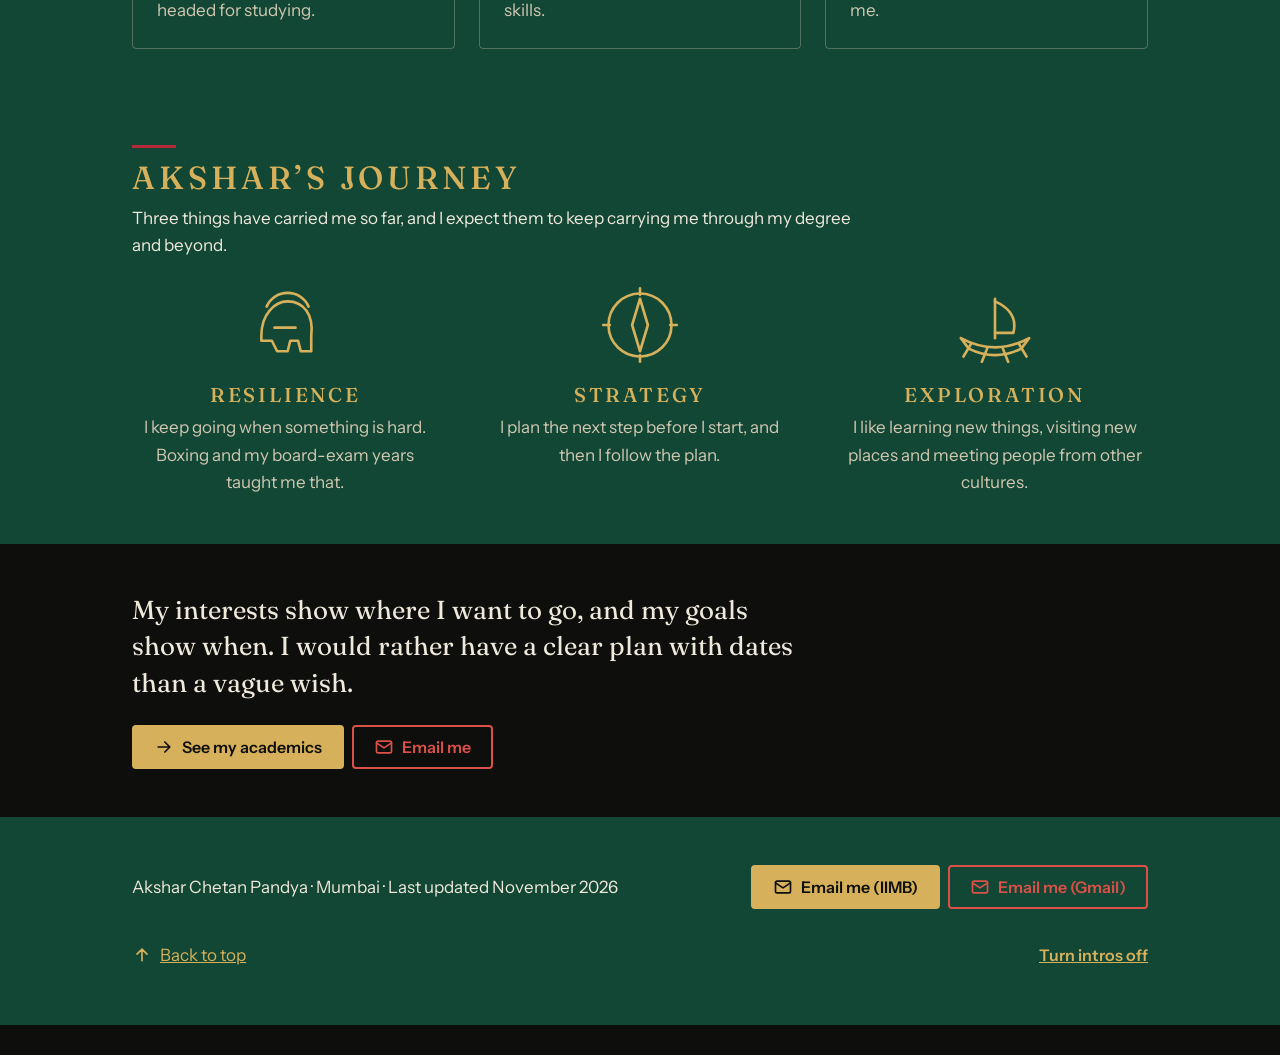
<file: interests-and-goals.html>
<!doctype html>
<html lang="en">
  <head>
    <meta charset="utf-8" />
    <meta name="viewport" content="width=device-width, initial-scale=1" />
    <title>Interests and Goals | Akshar Chetan Pandya</title>
    <meta
      name="description"
      content="My interests in finance, marketing, AI and analytics, and my goals with dates: CFA Level 1 in 2027, a BMS from 2027 and my BBA in 2029."
    />
    <meta name="theme-color" content="#134735" />
    <link rel="icon" href="favicon.svg" type="image/svg+xml" />
    <meta property="og:title" content="Interests and Goals | Akshar Chetan Pandya" />
    <meta property="og:type" content="website" />
    <script>
      try {
        if (localStorage.getItem("theme") === "light") document.documentElement.dataset.theme = "light";
        if (localStorage.getItem("intros") === "off") document.documentElement.classList.add("no-intro");
      } catch (e) {}
    </script>
    <link rel="preconnect" href="https://fonts.googleapis.com" />
    <link rel="preconnect" href="https://fonts.gstatic.com" crossorigin />
    <link
      rel="stylesheet"
      href="https://fonts.googleapis.com/css2?family=Fraunces:opsz,wght@9..144,500;9..144,600&family=Instrument+Sans:wght@400;600&display=swap"
    />
    <link rel="stylesheet" href="style.css" />
  </head>
  <body id="top">
    <svg class="sprite" aria-hidden="true" focusable="false">
      <symbol id="rose" viewBox="0 0 200 200">
        <circle cx="100" cy="100" r="92" fill="none" stroke="currentColor" stroke-width="1.5" />
        <circle
          cx="100"
          cy="100"
          r="84"
          fill="none"
          stroke="currentColor"
          stroke-width="5"
          stroke-dasharray="1.2 5.9"
        />
        <circle cx="100" cy="100" r="52" fill="none" stroke="currentColor" stroke-width="1" />
        <path
          d="M100 10 108 92 190 100 108 108 100 190 92 108 10 100 92 92Z"
          fill="currentColor"
          fill-opacity=".25"
          stroke="currentColor"
          stroke-width="1.5"
        />
        <path
          d="M100 10 108 92 190 100 108 108 100 190 92 108 10 100 92 92Z"
          transform="rotate(45 100 100) scale(.62) translate(61 61)"
          fill="none"
          stroke="currentColor"
          stroke-width="2"
        />
        <circle cx="100" cy="100" r="5" fill="currentColor" />
      </symbol>
      <symbol id="i-mail" viewBox="0 0 24 24">
        <rect x="3" y="5" width="18" height="14" rx="2" />
        <path d="m3 7 9 6 9-6" />
      </symbol>
      <symbol id="i-down" viewBox="0 0 24 24"><path d="M12 4v11m0 0-4-4m4 4 4-4M5 19h14" /></symbol>
      <symbol id="i-copy" viewBox="0 0 24 24">
        <rect x="9" y="9" width="11" height="11" rx="2" />
        <path d="M5 15V6a2 2 0 0 1 2-2h8" />
      </symbol>
      <symbol id="i-arrow" viewBox="0 0 24 24"><path d="M5 12h14m0 0-6-6m6 6-6 6" /></symbol>
      <symbol id="i-up" viewBox="0 0 24 24"><path d="M12 19V5m0 0-6 6m6-6 6 6" /></symbol>
      <symbol id="i-menu" viewBox="0 0 24 24"><path d="M4 7h16M4 12h16M4 17h16" /></symbol>
      <symbol id="i-users" viewBox="0 0 24 24">
        <circle cx="9" cy="7" r="4" />
        <path d="M2 21v-1a6 6 0 0 1 12 0v1M17 3a4 4 0 0 1 0 8M22 21v-1a5 5 0 0 0-4-5" />
      </symbol>
      <symbol id="i-flag" viewBox="0 0 24 24"><path d="M4 22V4M4 4h14l-2 4 2 4H4" /></symbol>
      <symbol id="i-zap" viewBox="0 0 24 24"><path d="M13 2 3 14h9l-1 8 10-12h-9z" /></symbol>
      <symbol id="i-globe" viewBox="0 0 24 24">
        <circle cx="12" cy="12" r="10" />
        <path d="M2 12h20M12 2a15 15 0 0 1 0 20 15 15 0 0 1 0-20" />
      </symbol>
      <symbol id="i-chart" viewBox="0 0 24 24"><path d="M3 3v18h18M7 15l4-4 3 3 5-6" /></symbol>
      <symbol id="i-award" viewBox="0 0 24 24">
        <circle cx="12" cy="8" r="6" />
        <path d="M8.5 13.5 7 22l5-3 5 3-1.5-8.5" />
      </symbol>
      <symbol id="i-mega" viewBox="0 0 24 24">
        <path d="M3 11v2a1 1 0 0 0 1 1h2l5 4V6L6 10H4a1 1 0 0 0-1 1zM15 9a4 4 0 0 1 0 6" />
      </symbol>
      <symbol id="i-compass" viewBox="0 0 24 24">
        <circle cx="12" cy="12" r="10" />
        <path d="m16 8-2 6-6 2 2-6z" />
      </symbol>
      <symbol id="i-star" viewBox="0 0 24 24">
        <path d="m12 2 3 7 7 .5-5 5 1.5 7.5-6.5-4-6.5 4L7 14.5 2 9.5 9 9z" />
      </symbol>
      <symbol id="i-trend" viewBox="0 0 24 24"><path d="m3 17 6-6 4 4 8-8M14 7h7v7" /></symbol>
      <symbol id="i-target" viewBox="0 0 24 24">
        <circle cx="12" cy="12" r="10" />
        <circle cx="12" cy="12" r="6" />
        <circle cx="12" cy="12" r="2" />
      </symbol>
      <symbol id="i-book" viewBox="0 0 24 24">
        <path d="M4 19.5A2.5 2.5 0 0 1 6.5 17H20V3H6.5A2.5 2.5 0 0 0 4 5.5z" />
      </symbol>
      <symbol id="i-sun" viewBox="0 0 24 24">
        <circle cx="12" cy="12" r="4" />
        <path
          d="M12 2v2M12 20v2M4.9 4.9l1.4 1.4M17.7 17.7l1.4 1.4M2 12h2M20 12h2M4.9 19.1l1.4-1.4M17.7 6.3l1.4-1.4"
        />
      </symbol>
      <symbol id="i-moon" viewBox="0 0 24 24">
        <path d="M21 12.8A9 9 0 1 1 11.2 3 7 7 0 0 0 21 12.8z" />
      </symbol>
      <symbol id="i-ai" viewBox="0 0 24 24">
        <rect x="7" y="7" width="10" height="10" rx="1" />
        <path d="M9 2v3M15 2v3M9 19v3M15 19v3M2 9h3M2 15h3M19 9h3M19 15h3" />
      </symbol>
      <symbol id="i-pres" viewBox="0 0 24 24">
        <rect x="3" y="4" width="18" height="12" rx="1" />
        <path d="M12 16v4M8 20h8" />
      </symbol>
      <symbol id="i-video" viewBox="0 0 24 24">
        <rect x="2" y="5" width="14" height="14" rx="2" />
        <path d="m16 10 6-3v10l-6-3z" />
      </symbol>
      <symbol id="i-bars" viewBox="0 0 24 24"><path d="M5 21V10M12 21V4M19 21v-7" /></symbol>
      <symbol id="i-cap" viewBox="0 0 24 24">
        <path d="M22 10 12 5 2 10l10 5 10-5zM6 12v5c3 2 9 2 12 0v-5" />
      </symbol>
      <symbol id="i-check" viewBox="0 0 24 24"><path d="m5 12 5 5 9-10" /></symbol>
    </svg>
    <div class="tape no-print" aria-label="Highlights from my record">
      <div>
        <span>[AKSHAR_PANDYA: IIMB BBA DBE 2026-2029 <i>▲</i>]</span
        ><span>[CFA_LVL_1: PREPARING <i>▲</i> NOV 2027]</span><span>[IT_SUBJECT: RANK 1 <i>▲</i>]</span
        ><span>[HSC_IT: 100/100 STATE TOPPER <i>▲</i>]</span><span>[HSC_COMMERCE: 91.83% <i>▲</i>]</span
        ><span>[ICSE_CLASS_10: 91.6% <i>▲</i>]</span><span>[MATH_OLYMPIAD: BRONZE 🥉]</span
        ><span>[YALE_FINANCIAL_MARKETS: IN PROGRESS <i>▲</i>]</span
        ><span>[GOOGLE_DIGITAL_MARKETING: IN PROGRESS <i>▲</i>]</span
        ><span>[HP_LIFE_AI: IN PROGRESS <i>▲</i>]</span
        ><span>[POWER_BI + PREMIERE_PRO + POWERPOINT: TOOLKIT <i>▲</i>]</span
        ><span>[BMS_NMCCE: PLANNED 2027 <i>▲</i>]</span
        ><span>[AKSHAR_PANDYA: IIMB BBA DBE 2026-2029 <i>▲</i>]</span
        ><span>[CFA_LVL_1: PREPARING <i>▲</i> NOV 2027]</span><span>[IT_SUBJECT: RANK 1 <i>▲</i>]</span
        ><span>[HSC_IT: 100/100 STATE TOPPER <i>▲</i>]</span><span>[HSC_COMMERCE: 91.83% <i>▲</i>]</span
        ><span>[ICSE_CLASS_10: 91.6% <i>▲</i>]</span><span>[MATH_OLYMPIAD: BRONZE 🥉]</span
        ><span>[YALE_FINANCIAL_MARKETS: IN PROGRESS <i>▲</i>]</span
        ><span>[GOOGLE_DIGITAL_MARKETING: IN PROGRESS <i>▲</i>]</span
        ><span>[HP_LIFE_AI: IN PROGRESS <i>▲</i>]</span
        ><span>[POWER_BI + PREMIERE_PRO + POWERPOINT: TOOLKIT <i>▲</i>]</span
        ><span>[BMS_NMCCE: PLANNED 2027 <i>▲</i>]</span>
      </div>
    </div>
    <a class="skip no-print" href="#main">Skip to content</a>
    <header id="site-nav" class="band no-print">
      <nav class="wrap nav" aria-label="Main">
        <a class="brand" href="index.html"
          ><img class="logo" src="logo.png" width="44" height="44" alt="" />Akshar Pandya</a
        >
        <button class="menu-btn" type="button" aria-expanded="false" aria-controls="nav-list">
          <svg class="icon" aria-hidden="true"><use href="#i-menu" /></svg>Menu
        </button>
        <ul class="nav-links" id="nav-list">
          <li><a class="nav-link" href="about.html">About</a></li>
          <li><a class="nav-link" href="academics.html">Academics</a></li>
          <li><a class="nav-link" href="experience.html">Experience</a></li>
          <li>
            <a class="nav-link" href="interests-and-goals.html" aria-current="page">Interests and Goals</a>
          </li>
          <li><a class="nav-link" href="resume.html">Resume</a></li>
          <li><a class="nav-link" href="contact.html">Contact</a></li>
          <li>
            <button class="theme-btn" type="button">
              <span class="t-sun"
                ><svg class="icon" aria-hidden="true"><use href="#i-sun" /></svg>Light mode</span
              ><span class="t-moon"
                ><svg class="icon" aria-hidden="true"><use href="#i-moon" /></svg>Dark mode</span
              >
            </button>
          </li>
          <li>
            <a class="btn" href="mailto:akshar.pandya26@iimb.ac.in?subject=Hello%20Akshar"
              ><svg class="icon" aria-hidden="true"><use href="#i-mail" /></svg>Email me</a
            >
          </li>
        </ul>
      </nav>
    </header>

    <main id="main">
      <div class="voyage" data-intro="voyage">
        <img class="v-bg" src="odyssey.jpg" alt="" aria-hidden="true" />
        <img class="v-photo" src="odyssey.jpg" width="1280" height="440" alt="" aria-hidden="true" />
        <i class="v-dust" aria-hidden="true"></i>
        <svg class="v-constellations" viewBox="0 0 1600 900" preserveAspectRatio="none" aria-hidden="true">
          <g fill="none">
            <line x1="95" y1="270" x2="220" y2="200" />
            <line x1="220" y1="200" x2="365" y2="245" />
            <line x1="365" y1="245" x2="470" y2="155" />
            <line x1="1115" y1="175" x2="1245" y2="235" />
            <line x1="1245" y1="235" x2="1385" y2="150" />
            <line x1="1385" y1="150" x2="1510" y2="235" />
            <line x1="1160" y1="650" x2="1300" y2="575" />
            <line x1="1300" y1="575" x2="1460" y2="650" />
          </g>
          <g>
            <circle cx="95" cy="270" r="3" /><circle cx="220" cy="200" r="4" />
            <circle cx="365" cy="245" r="2.5" /><circle cx="470" cy="155" r="3" />
            <circle cx="1115" cy="175" r="3" /><circle cx="1245" cy="235" r="2.5" />
            <circle cx="1385" cy="150" r="4" /><circle cx="1510" cy="235" r="3" />
            <circle cx="1160" cy="650" r="2.5" /><circle cx="1300" cy="575" r="3" />
            <circle cx="1460" cy="650" r="2.5" />
          </g>
        </svg>
        <div class="v-particles" aria-hidden="true">
          <i class="v81"></i>
          <i class="v82"></i>
          <i class="v83"></i>
          <i class="v84"></i>
          <i class="v85"></i>
          <i class="v86"></i>
          <i class="v87"></i>
          <i class="v88"></i>
        </div>
        <div class="v-copy">
          <p class="v-kicker">Akshar's Journey &middot; Interests and Goals</p>
          <h2 class="v-title">The Odyssey Begins</h2>
          <p class="v-subtitle">A quiet horizon, a steady course, and the next chapter waiting beyond the tide.</p>
        </div>
        <p class="v-progress">Charting the next horizon</p>
        <button class="skip-intro" type="button">Skip intro</button>
      </div>
      <section>
        <div class="wrap">
          <h1>Interests and Goals</h1>
          <p>
            This page has two parts. First are the things I read about, watch and think about outside my
            classes, and after them come my goals, with their dates.
          </p>
          <h2>My interests</h2>
          <p>
            These are the things I read about, watch and think about outside my classes. Some of them have
            turned into courses, and some are just things I enjoy. I have written a few lines on each one.
          </p>
          <div class="grid reveal">
            <article class="card">
              <h3>
                <svg class="icon" aria-hidden="true"><use href="#i-chart" /></svg>Finance and markets
              </h3>
              <p>
                The stock market is the interest I follow most. I like seeing how one piece of news or one set of numbers can move a price. I am doing Yale’s Financial Markets course, and I plan to sit CFA Level 1 in November
                2027 so that I understand it properly.
              </p>
            </article>
            <article class="card">
              <h3>
                <svg class="icon" aria-hidden="true"><use href="#i-mega" /></svg>Marketing
              </h3>
              <p>
                I am doing Google’s Digital Marketing course. I am also interested in influencer marketing,
                because it has changed how brands reach people. I want to learn why some campaigns work and
                others do not.
              </p>
            </article>
            <article class="card">
              <h3>
                <svg class="icon" aria-hidden="true"><use href="#i-ai" /></svg>Artificial intelligence
              </h3>
              <p>
                AI is changing how businesses work, so I started HP LIFE's AI program. I want to understand what it can do for a company and where people are still needed.
              </p>
            </article>
            <article class="card">
              <h3>
                <svg class="icon" aria-hidden="true"><use href="#i-bars" /></svg>Data and analytics
              </h3>
              <p>
                I use Power BI and advanced Excel to turn raw numbers into charts and tables. It is satisfying when a messy set of data finally makes sense.
              </p>
            </article>
            <article class="card">
              <h3>
                <svg class="icon" aria-hidden="true"><use href="#i-globe" /></svg>Geopolitics
              </h3>
              <p>
                I follow geopolitics and international affairs. It links to finance, because a decision in one
                country can affect markets in another.
              </p>
            </article>
            <article class="card">
              <h3>
                <svg class="icon" aria-hidden="true"><use href="#i-star" /></svg>Entertainment and sport
              </h3>
              <p>
                I am interested in the entertainment and sports industries as businesses, and in how they earn
                money and run big events. I have boxed since I was a child, so sport is part of my daily life.
              </p>
            </article>
            <article class="card">
              <h3>
                <svg class="icon" aria-hidden="true"><use href="#i-users" /></svg>Events and management
              </h3>
              <p>
                I volunteered at a very large summit event in Ahmedabad when I was 14, and since then I have been curious about how big events get planned. I like seeing how many small jobs fit together.
              </p>
            </article>
            <article class="card">
              <h3>
                <svg class="icon" aria-hidden="true"><use href="#i-compass" /></svg>Culture and travel
              </h3>
              <p>
                I love learning new things, travelling and meeting people from other cultures. Seeing how people live and work in other places is useful in business too.
              </p>
            </article>
          </div>
        </div>
      </section>

      <section class="band">
        <div class="wrap">
          <h2>Where these interests meet</h2>
          <p>
            My interests overlap a lot. Finance, data and marketing all depend on understanding people and
            numbers, and AI is now part of each of them. Geopolitics and travel remind me that markets and
            customers are people in real places.
          </p>
          <p>
            That is why I chose digital business and entrepreneurship, and why I keep adding courses and
            tools. I want to be able to read a market, build a clear presentation and explain it to someone
            else.
          </p>
          <h2>What I am exploring next</h2>
          <div class="tools reveal">
            <span
              ><svg class="icon" aria-hidden="true"><use href="#i-ai" /></svg>HP LIFE AI program</span
            ><span
              ><svg class="icon" aria-hidden="true"><use href="#i-bars" /></svg>Power BI dashboards</span
            ><span
              ><svg class="icon" aria-hidden="true"><use href="#i-trend" /></svg>CFA Level 1</span
            ><span
              ><svg class="icon" aria-hidden="true"><use href="#i-video" /></svg>Video editing in Premiere
              Pro</span
            ><span
              ><svg class="icon" aria-hidden="true"><use href="#i-mega" /></svg>Influencer marketing</span
            >
          </div>
        </div>
      </section>

      <section>
        <div class="wrap">
          <h2>My goals</h2>
          <p>
            I like to work backwards from a date. Once I know when an exam or a course starts, I can plan the
            months before it, so I have written my goals with their dates.
          </p>
          <p>
            Some of them are close, like the courses I am doing in 2026, and some are three years away, like
            finishing my BBA in 2029. All of them are things I have already started working on.
          </p>
          <ol class="tl reveal">
            <li>
              <span class="when">September 2026</span>
              <h3>Start my BBA and my exam preparation</h3>
              <p>
                I began the BBA in Digital Business and Entrepreneurship at IIM Bangalore, and I started
                preparing for CFA Level 1 from my first term.
              </p>
            </li>
            <li>
              <span class="when">2026, in progress</span>
              <h3>Finish my three courses</h3>
              <p>
                I want to complete Yale’s Financial Markets course, Google’s Digital Marketing course and HP
                LIFE’s AI program.
              </p>
            </li>
            <li>
              <span class="when">From 2027</span>
              <h3>Start my BMS</h3>
              <p>
                I plan to study a BMS at Narsee Monjee College of Commerce and Economics in Mumbai alongside
                my BBA.
              </p>
            </li>
            <li>
              <span class="when">November 2027</span>
              <h3>Take CFA Level 1</h3>
              <p>
                This is my first big professional exam. I am focusing on financial reporting, analysis and
                ethics.
              </p>
            </li>
            <li>
              <span class="when">2029</span>
              <h3>Finish my BBA</h3>
              <p>
                The programme ends in 2029, and by then I want to have the degree, a clear finance and
                business direction, and a strong record behind me.
              </p>
            </li>
          </ol>
        </div>
      </section>

      <section class="band">
        <div class="wrap">
          <h2>How I work towards them</h2>
          <p>
            A goal only matters if there is time for it in an ordinary day, so I try to keep a rhythm. I am
            focusing on the CFA, and I have decided not to take on FRM so my attention stays on it.
          </p>
          <div class="grid reveal">
            <article class="card">
              <h3>
                <svg class="icon" aria-hidden="true"><use href="#i-zap" /></svg>Training
              </h3>
              <p>
                I go to the gym and train every day. It keeps me fit for boxing and clear-headed for studying.
              </p>
            </article>
            <article class="card">
              <h3>
                <svg class="icon" aria-hidden="true"><use href="#i-book" /></svg>Skill building
              </h3>
              <p>I spend one to two hours a day on finance, marketing, data and AI skills.</p>
            </article>
            <article class="card">
              <h3>
                <svg class="icon" aria-hidden="true"><use href="#i-compass" /></svg>Everything else
              </h3>
              <p>I keep about an hour a day for other activities and for the people around me.</p>
            </article>
          </div>
        </div>
      </section>

      <section class="journey band">
        <div class="wrap">
          <h2>Akshar’s Journey</h2>
          <p>
            Three things have carried me so far, and I expect them to keep carrying me through my degree and
            beyond.
          </p>
          <div class="jn-grid reveal">
            <article>
              <svg class="jn-ic" viewBox="0 0 64 64">
                <path d="M18 18C24 4 44 4 50 18" />
                <path d="M14 40C14 24 24 14 34 14 46 14 54 24 52 40V52H44L42 44H36L34 52H26L22 44H14Z" />
                <path d="M24 34H40" />
              </svg>
              <h3>Resilience</h3>
              <p>I keep going when something is hard. Boxing and my board-exam years taught me that.</p>
            </article>
            <article>
              <svg class="jn-ic" viewBox="0 0 64 64">
                <circle cx="32" cy="32" r="24" />
                <path d="M32 12 38 32 32 52 26 32Z" />
                <path d="M32 4V9M32 55V60M4 32H9M55 32H60" />
              </svg>
              <h3>Strategy</h3>
              <p>I plan the next step before I start, and then I follow the plan.</p>
            </article>
            <article>
              <svg class="jn-ic" viewBox="0 0 64 64">
                <path d="M6 42Q32 56 58 42L52 50Q32 60 12 50Z" />
                <path d="M32 42V12" />
                <path d="M32 14Q50 22 46 38H32" />
                <path d="M14 46 8 56M26 50 22 60M38 50 42 60M50 46 56 56" />
              </svg>
              <h3>Exploration</h3>
              <p>I like learning new things, visiting new places and meeting people from other cultures.</p>
            </article>
          </div>
        </div>
      </section>

      <section>
        <div class="wrap">
          <p class="closing reveal">
            My interests show where I want to go, and my goals show when. I would rather have a clear plan
            with dates than a vague wish.
          </p>
          <div class="actions">
            <a class="btn" href="academics.html"
              ><svg class="icon" aria-hidden="true"><use href="#i-arrow" /></svg>See my academics</a
            ><a class="btn btn-ghost" href="mailto:akshar.pandya26@iimb.ac.in?subject=Hello%20Akshar"
              ><svg class="icon" aria-hidden="true"><use href="#i-mail" /></svg>Email me</a
            >
          </div>
        </div>
      </section>
    </main>

    <footer class="band no-print">
      <div class="wrap foot">
        <p>Akshar Chetan Pandya &middot; Mumbai &middot; Last updated November 2026</p>
        <div class="actions">
          <a class="btn" href="mailto:akshar.pandya26@iimb.ac.in?subject=Hello%20Akshar"
            ><svg class="icon" aria-hidden="true"><use href="#i-mail" /></svg>Email me (IIMB)</a
          >
          <a class="btn btn-ghost" href="mailto:aksharp121108@gmail.com?subject=Hello%20Akshar"
            ><svg class="icon" aria-hidden="true"><use href="#i-mail" /></svg>Email me (Gmail)</a
          >
        </div>
        <a class="top-link" href="#top"
          ><svg class="icon" aria-hidden="true"><use href="#i-up" /></svg>Back to top</a
        >
      </div>
    </footer>
    <div class="f1 no-print" aria-hidden="true">
      <i class="f1-line"></i>
      <div class="f1-go">
        <i class="trail"></i
        ><svg viewBox="0 0 120 34" aria-hidden="true">
          <path fill="#FF2800" d="M10 24 30 20 52 12 74 11 84 5 92 5 94 12 112 19 114 24Z" />
          <path fill="#d4af37" d="M2 8h12v3H2zM106 23h13v3h-13z" />
          <circle cx="66" cy="9" r="4" fill="#d4af37" />
          <circle cx="30" cy="26" r="7" fill="#111" stroke="#d4af37" stroke-width="2" />
          <circle cx="92" cy="26" r="7" fill="#111" stroke="#d4af37" stroke-width="2" />
        </svg>
      </div>
    </div>
    <script src="script.js"></script>
  </body>
</html>
</file>
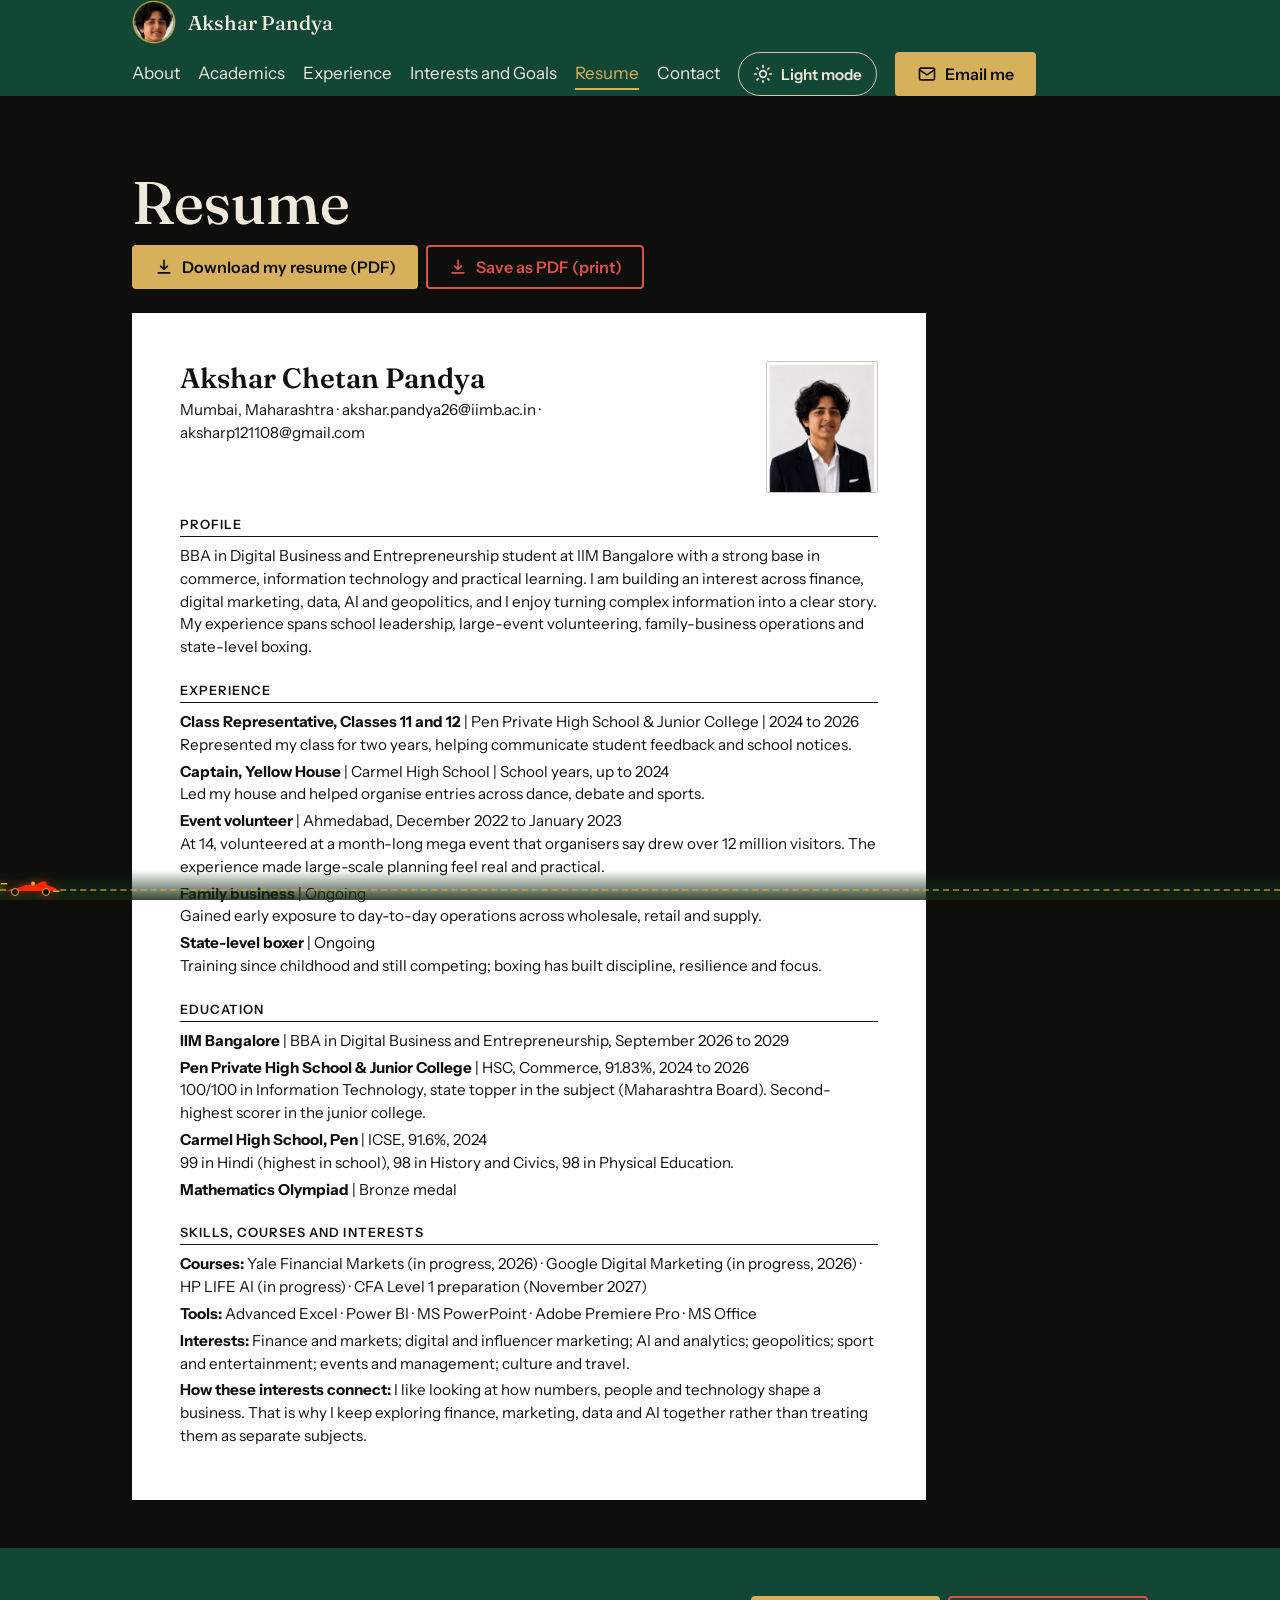
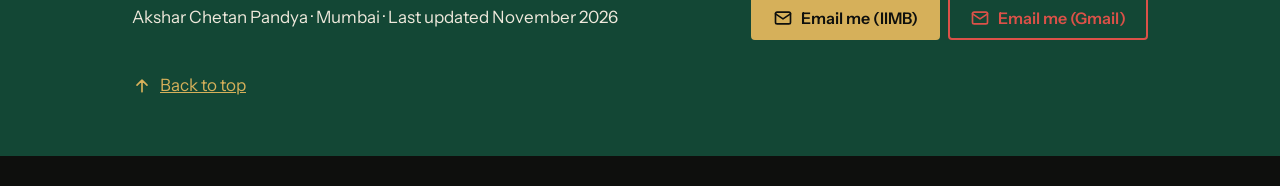
<file: resume.html>
<!doctype html>
<html lang="en">
  <head>
    <meta charset="utf-8" />
    <meta name="viewport" content="width=device-width, initial-scale=1" />
    <title>Resume | Akshar Chetan Pandya</title>
    <meta name="description" content="My one-page resume with a PDF download." />
    <meta name="theme-color" content="#134735" />
    <link rel="icon" href="favicon.svg" type="image/svg+xml" />
    <meta property="og:title" content="Resume | Akshar Chetan Pandya" />
    <meta property="og:type" content="website" />
    <script>
      try {
        if (localStorage.getItem("theme") === "light") document.documentElement.dataset.theme = "light";
        if (localStorage.getItem("intros") === "off") document.documentElement.classList.add("no-intro");
      } catch (e) {}
    </script>
    <link rel="preconnect" href="https://fonts.googleapis.com" />
    <link rel="preconnect" href="https://fonts.gstatic.com" crossorigin />
    <link
      rel="stylesheet"
      href="https://fonts.googleapis.com/css2?family=Fraunces:opsz,wght@9..144,500;9..144,600&family=Instrument+Sans:wght@400;600&display=swap"
    />
    <link rel="stylesheet" href="style.css" />
  </head>
  <body id="top">
    <svg class="sprite" aria-hidden="true" focusable="false">
      <symbol id="rose" viewBox="0 0 200 200">
        <circle cx="100" cy="100" r="92" fill="none" stroke="currentColor" stroke-width="1.5" />
        <circle
          cx="100"
          cy="100"
          r="84"
          fill="none"
          stroke="currentColor"
          stroke-width="5"
          stroke-dasharray="1.2 5.9"
        />
        <circle cx="100" cy="100" r="52" fill="none" stroke="currentColor" stroke-width="1" />
        <path
          d="M100 10 108 92 190 100 108 108 100 190 92 108 10 100 92 92Z"
          fill="currentColor"
          fill-opacity=".25"
          stroke="currentColor"
          stroke-width="1.5"
        />
        <path
          d="M100 10 108 92 190 100 108 108 100 190 92 108 10 100 92 92Z"
          transform="rotate(45 100 100) scale(.62) translate(61 61)"
          fill="none"
          stroke="currentColor"
          stroke-width="2"
        />
        <circle cx="100" cy="100" r="5" fill="currentColor" />
      </symbol>
      <symbol id="i-mail" viewBox="0 0 24 24">
        <rect x="3" y="5" width="18" height="14" rx="2" />
        <path d="m3 7 9 6 9-6" />
      </symbol>
      <symbol id="i-down" viewBox="0 0 24 24"><path d="M12 4v11m0 0-4-4m4 4 4-4M5 19h14" /></symbol>
      <symbol id="i-copy" viewBox="0 0 24 24">
        <rect x="9" y="9" width="11" height="11" rx="2" />
        <path d="M5 15V6a2 2 0 0 1 2-2h8" />
      </symbol>
      <symbol id="i-arrow" viewBox="0 0 24 24"><path d="M5 12h14m0 0-6-6m6 6-6 6" /></symbol>
      <symbol id="i-up" viewBox="0 0 24 24"><path d="M12 19V5m0 0-6 6m6-6 6 6" /></symbol>
      <symbol id="i-menu" viewBox="0 0 24 24"><path d="M4 7h16M4 12h16M4 17h16" /></symbol>
      <symbol id="i-users" viewBox="0 0 24 24">
        <circle cx="9" cy="7" r="4" />
        <path d="M2 21v-1a6 6 0 0 1 12 0v1M17 3a4 4 0 0 1 0 8M22 21v-1a5 5 0 0 0-4-5" />
      </symbol>
      <symbol id="i-flag" viewBox="0 0 24 24"><path d="M4 22V4M4 4h14l-2 4 2 4H4" /></symbol>
      <symbol id="i-zap" viewBox="0 0 24 24"><path d="M13 2 3 14h9l-1 8 10-12h-9z" /></symbol>
      <symbol id="i-globe" viewBox="0 0 24 24">
        <circle cx="12" cy="12" r="10" />
        <path d="M2 12h20M12 2a15 15 0 0 1 0 20 15 15 0 0 1 0-20" />
      </symbol>
      <symbol id="i-chart" viewBox="0 0 24 24"><path d="M3 3v18h18M7 15l4-4 3 3 5-6" /></symbol>
      <symbol id="i-award" viewBox="0 0 24 24">
        <circle cx="12" cy="8" r="6" />
        <path d="M8.5 13.5 7 22l5-3 5 3-1.5-8.5" />
      </symbol>
      <symbol id="i-mega" viewBox="0 0 24 24">
        <path d="M3 11v2a1 1 0 0 0 1 1h2l5 4V6L6 10H4a1 1 0 0 0-1 1zM15 9a4 4 0 0 1 0 6" />
      </symbol>
      <symbol id="i-compass" viewBox="0 0 24 24">
        <circle cx="12" cy="12" r="10" />
        <path d="m16 8-2 6-6 2 2-6z" />
      </symbol>
      <symbol id="i-star" viewBox="0 0 24 24">
        <path d="m12 2 3 7 7 .5-5 5 1.5 7.5-6.5-4-6.5 4L7 14.5 2 9.5 9 9z" />
      </symbol>
      <symbol id="i-trend" viewBox="0 0 24 24"><path d="m3 17 6-6 4 4 8-8M14 7h7v7" /></symbol>
      <symbol id="i-target" viewBox="0 0 24 24">
        <circle cx="12" cy="12" r="10" />
        <circle cx="12" cy="12" r="6" />
        <circle cx="12" cy="12" r="2" />
      </symbol>
      <symbol id="i-book" viewBox="0 0 24 24">
        <path d="M4 19.5A2.5 2.5 0 0 1 6.5 17H20V3H6.5A2.5 2.5 0 0 0 4 5.5z" />
      </symbol>
      <symbol id="i-sun" viewBox="0 0 24 24">
        <circle cx="12" cy="12" r="4" />
        <path
          d="M12 2v2M12 20v2M4.9 4.9l1.4 1.4M17.7 17.7l1.4 1.4M2 12h2M20 12h2M4.9 19.1l1.4-1.4M17.7 6.3l1.4-1.4"
        />
      </symbol>
      <symbol id="i-moon" viewBox="0 0 24 24">
        <path d="M21 12.8A9 9 0 1 1 11.2 3 7 7 0 0 0 21 12.8z" />
      </symbol>
      <symbol id="i-ai" viewBox="0 0 24 24">
        <rect x="7" y="7" width="10" height="10" rx="1" />
        <path d="M9 2v3M15 2v3M9 19v3M15 19v3M2 9h3M2 15h3M19 9h3M19 15h3" />
      </symbol>
      <symbol id="i-pres" viewBox="0 0 24 24">
        <rect x="3" y="4" width="18" height="12" rx="1" />
        <path d="M12 16v4M8 20h8" />
      </symbol>
      <symbol id="i-video" viewBox="0 0 24 24">
        <rect x="2" y="5" width="14" height="14" rx="2" />
        <path d="m16 10 6-3v10l-6-3z" />
      </symbol>
      <symbol id="i-bars" viewBox="0 0 24 24"><path d="M5 21V10M12 21V4M19 21v-7" /></symbol>
      <symbol id="i-cap" viewBox="0 0 24 24">
        <path d="M22 10 12 5 2 10l10 5 10-5zM6 12v5c3 2 9 2 12 0v-5" />
      </symbol>
      <symbol id="i-check" viewBox="0 0 24 24"><path d="m5 12 5 5 9-10" /></symbol>
    </svg>
    <div class="tape no-print" aria-label="Highlights from my record">
      <div>
        <span>[AKSHAR_PANDYA: IIMB BBA DBE 2026-2029 <i>▲</i>]</span
        ><span>[CFA_LVL_1: PREPARING <i>▲</i> NOV 2027]</span><span>[IT_SUBJECT: RANK 1 <i>▲</i>]</span
        ><span>[HSC_IT: 100/100 STATE TOPPER <i>▲</i>]</span><span>[HSC_COMMERCE: 91.83% <i>▲</i>]</span
        ><span>[ICSE_CLASS_10: 91.6% <i>▲</i>]</span><span>[MATH_OLYMPIAD: BRONZE 🥉]</span
        ><span>[YALE_FINANCIAL_MARKETS: IN PROGRESS <i>▲</i>]</span
        ><span>[GOOGLE_DIGITAL_MARKETING: IN PROGRESS <i>▲</i>]</span
        ><span>[HP_LIFE_AI: IN PROGRESS <i>▲</i>]</span
        ><span>[POWER_BI + PREMIERE_PRO + POWERPOINT: TOOLKIT <i>▲</i>]</span
        ><span>[BMS_NMCCE: PLANNED 2027 <i>▲</i>]</span
        ><span>[AKSHAR_PANDYA: IIMB BBA DBE 2026-2029 <i>▲</i>]</span
        ><span>[CFA_LVL_1: PREPARING <i>▲</i> NOV 2027]</span><span>[IT_SUBJECT: RANK 1 <i>▲</i>]</span
        ><span>[HSC_IT: 100/100 STATE TOPPER <i>▲</i>]</span><span>[HSC_COMMERCE: 91.83% <i>▲</i>]</span
        ><span>[ICSE_CLASS_10: 91.6% <i>▲</i>]</span><span>[MATH_OLYMPIAD: BRONZE 🥉]</span
        ><span>[YALE_FINANCIAL_MARKETS: IN PROGRESS <i>▲</i>]</span
        ><span>[GOOGLE_DIGITAL_MARKETING: IN PROGRESS <i>▲</i>]</span
        ><span>[HP_LIFE_AI: IN PROGRESS <i>▲</i>]</span
        ><span>[POWER_BI + PREMIERE_PRO + POWERPOINT: TOOLKIT <i>▲</i>]</span
        ><span>[BMS_NMCCE: PLANNED 2027 <i>▲</i>]</span>
      </div>
    </div>
    <a class="skip no-print" href="#main">Skip to content</a>
    <header id="site-nav" class="band no-print">
      <nav class="wrap nav" aria-label="Main">
        <a class="brand" href="index.html"
          ><img class="logo" src="logo.png" width="44" height="44" alt="" />Akshar Pandya</a
        >
        <button class="menu-btn" type="button" aria-expanded="false" aria-controls="nav-list">
          <svg class="icon" aria-hidden="true"><use href="#i-menu" /></svg>Menu
        </button>
        <ul class="nav-links" id="nav-list">
          <li><a class="nav-link" href="about.html">About</a></li>
          <li><a class="nav-link" href="academics.html">Academics</a></li>
          <li><a class="nav-link" href="experience.html">Experience</a></li>
          <li><a class="nav-link" href="interests-and-goals.html">Interests and Goals</a></li>
          <li><a class="nav-link" href="resume.html" aria-current="page">Resume</a></li>
          <li><a class="nav-link" href="contact.html">Contact</a></li>
          <li>
            <button class="theme-btn" type="button">
              <span class="t-sun"
                ><svg class="icon" aria-hidden="true"><use href="#i-sun" /></svg>Light mode</span
              ><span class="t-moon"
                ><svg class="icon" aria-hidden="true"><use href="#i-moon" /></svg>Dark mode</span
              >
            </button>
          </li>
          <li>
            <a class="btn" href="mailto:akshar.pandya26@iimb.ac.in?subject=Hello%20Akshar"
              ><svg class="icon" aria-hidden="true"><use href="#i-mail" /></svg>Email me</a
            >
          </li>
        </ul>
      </nav>
    </header>

    <main id="main">
      <section>
        <div class="wrap">
          <div class="no-print">
            <h1>Resume</h1>
            <div class="actions">
              <a class="btn" href="resume.pdf" download
                ><svg class="icon" aria-hidden="true"><use href="#i-down" /></svg>Download my resume (PDF)</a
              >
              <button class="btn btn-ghost print-btn" type="button">
                <svg class="icon" aria-hidden="true"><use href="#i-down" /></svg>Save as PDF (print)
              </button>
            </div>
          </div>

          <article id="resume">
            <header class="resume-header">
              <div>
                <h2>Akshar Chetan Pandya</h2>
                <p>
                  Mumbai, Maharashtra &middot;
                  <a href="mailto:akshar.pandya26@iimb.ac.in">akshar.pandya26@iimb.ac.in</a> &middot;
                  <a href="mailto:aksharp121108@gmail.com">aksharp121108@gmail.com</a>
                </p>
              </div>
              <img class="resume-photo" src="resume-photo.jpg" alt="Portrait of Akshar Chetan Pandya" />
            </header>

            <h3>Profile</h3>
            <p>
              BBA in Digital Business and Entrepreneurship student at IIM Bangalore with a strong base in
              commerce, information technology and practical learning. I am building an interest across finance,
              digital marketing, data, AI and geopolitics, and I enjoy turning complex information into a clear
              story. My experience spans school leadership, large-event volunteering, family-business operations
              and state-level boxing.
            </p>

            <h3>Experience</h3>
            <p>
              <strong>Class Representative, Classes 11 and 12</strong> | Pen Private High School &amp; Junior
              College | 2024 to 2026<br />Represented my class for two years, helping communicate student
              feedback and school notices.
            </p>
            <p>
              <strong>Captain, Yellow House</strong> | Carmel High School | School years, up to 2024<br />Led
              my house and helped organise entries across dance, debate and sports.
            </p>
            <p>
              <strong>Event volunteer</strong> | Ahmedabad, December 2022 to January 2023<br />At 14,
              volunteered at a month-long mega event that organisers say drew over 12 million visitors. The
              experience made large-scale planning feel real and practical.
            </p>
            <p>
              <strong>Family business</strong> | Ongoing<br />Gained early exposure to day-to-day operations
              across wholesale, retail and supply.
            </p>
            <p>
              <strong>State-level boxer</strong> | Ongoing<br />Training since childhood and still competing;
              boxing has built discipline, resilience and focus.
            </p>

            <h3>Education</h3>
            <p>
              <strong>IIM Bangalore</strong> | BBA in Digital Business and Entrepreneurship, September 2026 to
              2029
            </p>
            <p>
              <strong>Pen Private High School &amp; Junior College</strong> | HSC, Commerce, 91.83%, 2024 to
              2026<br />100/100 in Information Technology, state topper in the subject (Maharashtra Board).
              Second-highest scorer in the junior college.
            </p>
            <p>
              <strong>Carmel High School, Pen</strong> | ICSE, 91.6%, 2024<br />99 in Hindi (highest in
              school), 98 in History and Civics, 98 in Physical Education.
            </p>
            <p><strong>Mathematics Olympiad</strong> | Bronze medal</p>

            <h3>Skills, courses and interests</h3>
            <p>
              <strong>Courses:</strong> Yale Financial Markets (in progress, 2026) &middot; Google Digital
              Marketing (in progress, 2026) &middot; HP LIFE AI (in progress) &middot; CFA Level 1 preparation
              (November 2027)
            </p>
            <p><strong>Tools:</strong> Advanced Excel &middot; Power BI &middot; MS PowerPoint &middot; Adobe Premiere Pro &middot; MS Office</p>
            <p>
              <strong>Interests:</strong> Finance and markets; digital and influencer marketing; AI and analytics;
              geopolitics; sport and entertainment; events and management; culture and travel.
            </p>
            <p>
              <strong>How these interests connect:</strong> I like looking at how numbers, people and technology
              shape a business. That is why I keep exploring finance, marketing, data and AI together rather than
              treating them as separate subjects.
            </p>
          </article>
        </div>
      </section>
    </main>

    <footer class="band no-print">
      <div class="wrap foot">
        <p>Akshar Chetan Pandya &middot; Mumbai &middot; Last updated November 2026</p>
        <div class="actions">
          <a class="btn" href="mailto:akshar.pandya26@iimb.ac.in?subject=Hello%20Akshar"
            ><svg class="icon" aria-hidden="true"><use href="#i-mail" /></svg>Email me (IIMB)</a
          >
          <a class="btn btn-ghost" href="mailto:aksharp121108@gmail.com?subject=Hello%20Akshar"
            ><svg class="icon" aria-hidden="true"><use href="#i-mail" /></svg>Email me (Gmail)</a
          >
        </div>
        <a class="top-link" href="#top"
          ><svg class="icon" aria-hidden="true"><use href="#i-up" /></svg>Back to top</a
        >
      </div>
    </footer>
    <div class="f1 no-print" aria-hidden="true">
      <i class="f1-line"></i>
      <div class="f1-go">
        <i class="trail"></i
        ><svg viewBox="0 0 120 34" aria-hidden="true">
          <path fill="#FF2800" d="M10 24 30 20 52 12 74 11 84 5 92 5 94 12 112 19 114 24Z" />
          <path fill="#d4af37" d="M2 8h12v3H2zM106 23h13v3h-13z" />
          <circle cx="66" cy="9" r="4" fill="#d4af37" />
          <circle cx="30" cy="26" r="7" fill="#111" stroke="#d4af37" stroke-width="2" />
          <circle cx="92" cy="26" r="7" fill="#111" stroke="#d4af37" stroke-width="2" />
        </svg>
      </div>
    </div>
    <script src="script.js"></script>
  </body>
</html>
</file>
<file: style.css>
/* My portfolio site.
   Black background, racing green bands, brass for buttons and links.
   Red is only used for small details. */

:root {
  --bg: #0e0f0d;
  --band: #134735; /* racing green: nav, footer, section bands */
  --accent: #d6b05a; /* brass: links, buttons */
  --red: #b52a36; /* red: lines, bars, dots */
  --maroon: #7a1f2e; /* maroon: filled shapes, like the icon circles */
  --red-lt: #db5148; /* red for text and outlines on the dark background */
  --text: #efe9dc;
  --muted: #d0c7b1;
  --line: #d0c7b155;
  --paper: #ffffff; /* resume sheet only */
  --ink: #111111;
  --s1: 8px;
  --s2: 24px;
  --s3: 48px;
  --edge: clamp(16px, 4vw, 32px);
  --head: "Fraunces", Georgia, serif;
  --body: "Instrument Sans", system-ui, sans-serif;
}

/* base */
* {
  box-sizing: border-box;
}
html {
  scroll-behavior: smooth;
}
body {
  margin: 0;
  background: var(--bg);
  color: var(--text);
  font: 400 1.0625rem/1.6 var(--body);
}
h1,
h2,
h3 {
  margin: var(--s2) 0 var(--s1);
  font-family: var(--head);
  font-weight: 500;
  line-height: 1.15;
}
h1 {
  font-size: clamp(2.25rem, 6vw, 3.75rem);
}
h2 {
  margin-top: var(--s3);
  font-size: clamp(1.5rem, 3.5vw, 2rem);
}
h3 {
  font-size: 1.25rem;
}
p {
  max-width: 68ch;
  margin: 0 0 var(--s2);
}
ul,
ol {
  margin: 0;
  padding: 0;
  list-style: none;
}
a {
  color: var(--accent);
}
img {
  display: block;
  max-width: 100%;
  height: auto;
}
::selection {
  background: var(--maroon);
  color: var(--text);
}
:focus-visible {
  outline: 3px solid var(--text);
  outline-offset: 3px;
}
[hidden] {
  display: none !important;
}

/* small red line above each h2 */
h2::before {
  content: "";
  display: block;
  width: 44px;
  height: 3px;
  margin-bottom: 12px;
  background: var(--red);
  animation: grow 0.9s both;
}

/* layout */
.wrap {
  width: 100%;
  max-width: 1080px;
  margin: 0 auto;
  padding: 0 var(--edge);
}
.wrap > :first-child {
  margin-top: 0;
}
section {
  padding: var(--s3) 0;
}
.band {
  background: var(--band);
}
.grid {
  display: grid;
  grid-template-columns: repeat(auto-fit, minmax(240px, 1fr));
  gap: var(--s2);
}
.two {
  display: grid;
  grid-template-columns: 1.3fr 1fr;
  gap: var(--s3);
  align-items: start;
}
.actions {
  display: flex;
  flex-wrap: wrap;
  gap: var(--s1);
}
.skip {
  position: absolute;
  left: var(--edge);
  top: -80px;
  z-index: 30;
  padding: var(--s1) var(--s2);
  background: var(--accent);
  color: var(--bg);
}
.skip:focus {
  top: var(--s1);
}

/* navigation */
#site-nav {
  position: sticky;
  top: 0;
  z-index: 5;
}
.nav {
  display: flex;
  flex-wrap: wrap;
  align-items: center;
  justify-content: space-between;
  gap: var(--s1) var(--s2);
  min-height: 64px;
}
.brand {
  color: var(--text);
  font: 500 1.25rem var(--head);
  text-decoration: none;
}
.nav-links {
  display: flex;
  flex-wrap: wrap;
  align-items: center;
  gap: var(--s1) var(--s2);
}
.nav-link {
  position: relative;
  display: inline-flex;
  align-items: center;
  min-height: 44px;
  color: var(--text);
  text-decoration: none;
}
.nav-link::after {
  content: "";
  position: absolute;
  left: 0;
  right: 0;
  bottom: 6px;
  height: 2px;
  background: var(--accent);
  transform: scaleX(0);
  transform-origin: left;
  transition: transform 0.3s;
}
.nav-link:hover,
.nav-link[aria-current="page"] {
  color: var(--accent);
}
.nav-link:hover::after,
.nav-link[aria-current="page"]::after {
  transform: scaleX(1);
}
.menu-btn {
  display: none;
}

/* buttons and icons */
.btn {
  position: relative;
  overflow: hidden;
  display: inline-flex;
  align-items: center;
  justify-content: center;
  gap: var(--s1);
  min-height: 44px;
  padding: 0 20px;
  border: 2px solid var(--accent);
  border-radius: 4px;
  background: var(--accent);
  color: var(--bg);
  font: 600 1rem var(--body);
  text-decoration: none;
  cursor: pointer;
  transition:
    background-color 0.2s,
    color 0.2s,
    border-color 0.2s;
}
.btn:hover {
  background: transparent;
  color: var(--accent);
}
.btn::after {
  content: "";
  position: absolute;
  inset: 0;
  background: linear-gradient(
    100deg,
    transparent 35%,
    #ffffff33 50%,
    transparent 65%
  );
  transform: translateX(-130%);
}
.btn:hover::after {
  transform: translateX(130%);
  transition: transform 0.7s;
}
.btn-ghost {
  border-color: var(--red-lt);
  background: transparent;
  color: var(--red-lt);
}
.btn-ghost:hover {
  border-color: var(--maroon);
  background: var(--maroon);
  color: var(--text);
}
.icon {
  width: 20px;
  height: 20px;
  flex: none;
  fill: none;
  stroke: currentColor;
  stroke-width: 2;
  stroke-linecap: round;
  stroke-linejoin: round;
}
.sprite {
  position: absolute;
  width: 0;
  height: 0;
  overflow: hidden;
}
.copy,
.print-btn {
  display: none;
}
.js .copy,
.js .print-btn {
  display: inline-flex;
}

/* home: hero */
#hero {
  padding: var(--s3) 0;
  background: radial-gradient(ellipse at 90% 0%, #13473599, transparent 60%) 0
    0 / 140% 140%;
  animation: drift 18s ease-in-out infinite alternate;
}
.hero {
  display: grid;
  grid-template-columns: 1.4fr 1fr;
  gap: var(--s3);
  align-items: center;
}
#hero h1::after {
  content: "";
  display: block;
  width: 96px;
  margin-top: var(--s2);
  border-top: 3px solid var(--red);
  animation: grow 1.2s 0.4s both;
}
.lead {
  font: 400 clamp(1.25rem, 2.6vw, 1.625rem)/1.4 var(--head);
}
.sub {
  color: var(--muted);
}
#hero h1,
.lead,
.sub,
.now,
#hero .actions {
  animation: fade 0.8s both;
}
.lead {
  animation-delay: 0.15s;
}
.sub {
  animation-delay: 0.3s;
}
.now {
  animation-delay: 0.45s;
}
#hero .actions {
  animation-delay: 0.6s;
}
.now {
  color: var(--muted);
}
.rot {
  display: inline-grid;
  vertical-align: top;
}
.rot b {
  grid-area: 1 / 1;
  color: var(--accent);
  opacity: 0;
  animation: cycle 16s infinite;
}
.rot b:nth-child(2) {
  animation-delay: 4s;
}
.rot b:nth-child(3) {
  animation-delay: 8s;
}
.rot b:nth-child(4) {
  animation-delay: 12s;
}

/* photo fills the box exactly */
.portrait {
  position: relative;
  width: 100%;
  max-width: 360px;
  margin: 0 0 0 auto;
  aspect-ratio: 3 / 4;
}
.portrait img,
.initials {
  position: relative;
  width: 100%;
  height: 100%;
  border: 1px solid var(--line);
  background: var(--band);
  object-fit: cover;
  object-position: 50% 18%;
  animation: fade 1s 0.2s both;
}
.initials {
  display: grid;
  place-items: center;
  color: var(--accent);
  font: 500 5rem var(--head);
}

/* skills ticker on the home page */
.ticker {
  overflow: hidden;
  border-block: 1px solid var(--line);
}
.ticker div {
  display: flex;
  gap: 48px;
  width: max-content;
  padding: 14px 0;
  animation: tick 45s linear infinite;
}
.ticker span {
  white-space: nowrap;
  color: var(--muted);
}
.ticker span::before {
  content: "\25C6";
  margin-right: 48px;
  color: var(--red-lt);
}
.ticker:hover div {
  animation-play-state: paused;
}

/* marks strip, cards, closing line */
.stats {
  grid-template-columns: repeat(auto-fit, minmax(150px, 1fr));
}
.num {
  display: block;
  color: var(--accent);
  font: 500 clamp(2rem, 5vw, 2.75rem)/1.1 var(--head);
  font-variant-numeric: tabular-nums;
}
.cap {
  display: block;
  color: var(--muted);
}
.card {
  display: block;
  padding: var(--s2);
  border: 1px solid var(--line);
  border-radius: 4px;
  color: var(--text);
  text-decoration: none;
  transition:
    transform 0.25s,
    border-color 0.2s;
}
a.card:hover {
  transform: translateY(-3px);
  border-color: var(--accent);
}
.card h3 {
  display: flex;
  align-items: center;
  margin-top: 0;
}
.card h3 .icon {
  margin-right: 10px;
  color: var(--accent);
}
a.card h3 .icon:last-child {
  margin: 0 0 0 auto;
  color: var(--red-lt);
}
.card:hover h3 .icon:first-child {
  animation: wiggle 0.5s;
}
.card p {
  margin: 0;
  color: var(--muted);
}
.closing {
  max-width: 40ch;
  font: 400 clamp(1.25rem, 2.6vw, 1.625rem)/1.4 var(--head);
}

/* about facts and education timeline */
.facts {
  display: grid;
  gap: var(--s2);
  margin: 0;
  padding: var(--s2);
  border: 1px solid var(--line);
  border-radius: 4px;
}
.facts div {
  display: grid;
  grid-template-columns: 24px 1fr;
  column-gap: 12px;
}
.facts .icon {
  grid-row: span 2;
  margin-top: 3px;
  color: var(--accent);
}
.facts dt {
  color: var(--muted);
  font-size: 0.9rem;
}
.facts dd {
  margin: 0;
}
.tl {
  margin: 0 0 var(--s2);
  padding-left: var(--s2);
  border-left: 1px solid var(--muted);
}
.tl li {
  position: relative;
  padding-bottom: var(--s2);
}
.tl li::before {
  content: "";
  position: absolute;
  left: calc(-1 * var(--s2) - 6px);
  top: 6px;
  width: 11px;
  height: 11px;
  border-radius: 50%;
  background: var(--red);
  box-shadow:
    0 0 0 3px var(--band),
    0 0 0 4px var(--accent);
  animation: glow 2.4s infinite;
}
.tl h3 {
  margin: 2px 0 4px;
}
.tl p {
  margin: 0;
  color: var(--muted);
}
.when {
  color: var(--red-lt);
  font-size: 0.9rem;
  font-weight: 600;
}

/* year timeline on the home page */
.years {
  display: grid;
  grid-template-columns: repeat(auto-fit, minmax(150px, 1fr));
  gap: var(--s2);
  margin: 0;
  padding-top: var(--s2);
  border-top: 1px solid var(--muted);
}
.years li {
  position: relative;
}
.years li::before {
  content: "";
  position: absolute;
  top: calc(-1 * var(--s2) - 6px);
  left: 0;
  width: 11px;
  height: 11px;
  border-radius: 50%;
  background: var(--red);
  box-shadow:
    0 0 0 3px var(--bg),
    0 0 0 4px var(--accent);
}
.years b {
  display: block;
  color: var(--red-lt);
  font: 500 1.35rem var(--head);
}
.years span {
  color: var(--muted);
  font-size: 0.95rem;
}
.js .years li {
  opacity: 0;
}
.js .years.in li {
  animation: fade 0.6s both;
  animation-delay: calc(var(--i) * 0.09s);
}

/* academics: expandable rows */
.row {
  border-top: 1px solid var(--line);
}
.row:last-child {
  border-bottom: 1px solid var(--line);
}
.row-head {
  display: flex;
  flex-direction: column;
  gap: 2px;
  min-height: 44px;
  padding: var(--s2) 0;
}
summary.row-head {
  position: relative;
  padding-right: 40px;
  cursor: pointer;
  list-style: none;
}
summary::-webkit-details-marker {
  display: none;
}
summary.row-head::after {
  content: "+";
  position: absolute;
  right: var(--s1);
  top: 50%;
  margin-top: -14px;
  color: var(--red-lt);
  font: 400 1.75rem/1 var(--body);
}
details[open] > summary.row-head::after {
  content: "\2013";
}
.row-title {
  font: 500 1.25rem var(--head);
}
.row-meta {
  color: var(--muted);
}
.more {
  padding-bottom: var(--s2);
}
.more p {
  margin: 0;
}
details[open] .more {
  animation: fade 0.35s;
}
.list li {
  padding: var(--s1) 0;
}

/* experience */
.chips {
  display: none;
  flex-wrap: wrap;
  gap: var(--s1);
  margin-bottom: var(--s2);
}
.js .chips {
  display: flex;
}
.chip {
  min-height: 44px;
  padding: 0 20px;
  border: 1px solid var(--muted);
  border-radius: 22px;
  background: transparent;
  color: var(--text);
  font: 600 1rem var(--body);
  cursor: pointer;
  transition:
    border-color 0.2s,
    color 0.2s,
    background-color 0.2s;
}
.chip:hover {
  border-color: var(--accent);
  color: var(--accent);
}
.chip[aria-pressed="true"] {
  border-color: var(--red);
  background: var(--maroon);
  color: var(--text);
}
.xp {
  position: relative;
  margin: 0 0 var(--s3);
  padding: var(--s3) var(--s2) var(--s2) calc(var(--s2) * 1.5);
  border: 1px solid var(--line);
  border-radius: 6px;
  background: linear-gradient(180deg, #13473566, transparent 45%);
}
.xp::before {
  content: "";
  position: absolute;
  left: 0;
  top: 0;
  bottom: 0;
  width: 4px;
  border-radius: 6px 0 0 6px;
  background: var(--red);
  transform-origin: top;
  animation: fillv 1s both;
}
.xp-h {
  display: flex;
  flex-wrap: wrap;
  align-items: center;
  gap: var(--s2);
}
.xp-h > div {
  flex: 1 1 260px;
}
.xp-h h3 {
  margin: 0;
}
.xp-sub {
  margin: 0;
  color: var(--muted);
}
.xp-ic {
  display: grid;
  place-items: center;
  width: 52px;
  height: 52px;
  border-radius: 50%;
  background: var(--maroon);
  box-shadow: 0 0 0 2px var(--red);
  transition: transform 0.3s;
}
.xp:hover .xp-ic {
  transform: rotate(-8deg) scale(1.08);
}
.xp-ic .icon {
  width: 26px;
  height: 26px;
  color: var(--text);
}
.xp-tag {
  padding: 6px 14px;
  border: 1px solid var(--red-lt);
  border-radius: 99px;
  color: var(--red-lt);
  font-size: 0.9rem;
  font-weight: 600;
}
.xp-body {
  display: grid;
  grid-template-columns: 1.6fr 1fr;
  gap: var(--s3);
  margin-top: var(--s2);
}
.xp h4 {
  margin: var(--s2) 0 4px;
  color: var(--accent);
  font: 600 0.85rem var(--body);
  letter-spacing: 0.08em;
  text-transform: uppercase;
}
.xp-main h4:first-child {
  margin-top: 0;
}
.xp p {
  max-width: none;
  margin: 0 0 var(--s1);
}
.xp-facts {
  align-self: start;
  margin: 0;
  padding: var(--s2);
  border: 1px solid var(--line);
  border-radius: 4px;
  background: var(--bg);
}
.xp-facts div {
  padding: 8px 0;
  border-bottom: 1px solid var(--line);
}
.xp-facts div:last-child {
  border: 0;
}
.xp-facts dt {
  color: var(--red-lt);
  font-size: 0.8rem;
  letter-spacing: 0.08em;
  text-transform: uppercase;
}
.xp-facts dd {
  margin: 0;
}
.xp-3 {
  display: grid;
  grid-template-columns: repeat(3, 1fr);
  gap: var(--s2);
  margin-top: var(--s2);
  padding-top: var(--s2);
  border-top: 1px solid var(--line);
}

/* interests and contact */
.addr {
  margin-bottom: var(--s2);
  font: 500 1.25rem var(--head);
  overflow-wrap: anywhere;
}

/* resume sheet */
#resume {
  width: 100%;
  max-width: 794px;
  margin: var(--s2) auto 0 0;
  padding: clamp(20px, 5vw, 48px);
  background: var(--paper);
  color: var(--ink);
  font-size: 0.95rem;
  line-height: 1.5;
}
#resume .resume-header {
  display: flex;
  align-items: flex-start;
  justify-content: space-between;
  gap: var(--s3);
}
#resume .resume-header > div {
  min-width: 0;
  flex: 1;
}
#resume .resume-photo {
  flex: 0 0 112px;
  width: 112px;
  height: 132px;
  border: 1px solid #c9c4b9;
  border-radius: 2px;
  object-fit: cover;
  object-position: center top;
  filter: saturate(0.95);
}
#resume h2 {
  margin: 0 0 4px;
  color: var(--ink);
  font: 600 1.75rem var(--head);
}
#resume h2::before {
  display: none;
}
#resume h3 {
  margin: var(--s2) 0 var(--s1);
  padding-bottom: 4px;
  border-bottom: 1px solid var(--ink);
  color: var(--ink);
  font: 600 0.8rem var(--body);
  letter-spacing: 0.08em;
  text-transform: uppercase;
}
#resume p {
  max-width: none;
  margin: 0 0 4px;
}
#resume a {
  color: var(--ink);
}
@media (max-width: 699px) {
  #resume .resume-header {
    gap: 16px;
  }
  #resume .resume-photo {
    flex-basis: 88px;
    width: 88px;
    height: 104px;
  }
  #resume h2 {
    font-size: 1.45rem;
  }
}

/* footer */
footer {
  padding: var(--s3) 0;
}
.foot {
  display: flex;
  flex-wrap: wrap;
  align-items: center;
  justify-content: space-between;
  gap: var(--s2);
}
.foot p {
  margin: 0;
}
.top-link {
  display: inline-flex;
  align-items: center;
  gap: var(--s1);
  min-height: 44px;
}
.top-link:hover .icon {
  animation: bob 0.6s;
}
.to-top {
  position: fixed;
  right: var(--edge);
  bottom: var(--edge);
  z-index: 15;
  display: grid;
  place-items: center;
  width: 48px;
  height: 48px;
  border: 2px solid var(--accent);
  border-radius: 50%;
  background: var(--bg);
  color: var(--accent);
  cursor: pointer;
  opacity: 0;
  transform: translateY(16px);
  pointer-events: none;
  transition:
    opacity 0.3s,
    transform 0.3s,
    background-color 0.2s;
}
.to-top.show {
  opacity: 1;
  transform: none;
  pointer-events: auto;
}
.to-top:hover {
  background: var(--maroon);
  border-color: var(--red-lt);
  color: var(--text);
}

/* scroll progress bar (script.js drives it where css cannot) */

/* hover effects */
p a,
.list a {
  text-decoration: none;
  background: linear-gradient(var(--accent), var(--accent)) 0 100% / 0 1px
    no-repeat;
  transition: background-size 0.3s;
}
p a:hover,
.list a:hover {
  background-size: 100% 1px;
}
a.card {
  position: relative;
}
a.card::after {
  content: "";
  position: absolute;
  left: -1px;
  right: -1px;
  bottom: -1px;
  height: 3px;
  background: var(--red);
  transform: scaleX(0);
  transform-origin: left;
  transition: transform 0.35s;
}
a.card:hover::after {
  transform: scaleX(1);
}
.portrait img {
  transition:
    transform 0.6s,
    filter 0.6s;
}
.portrait:hover img {
  transform: scale(1.015);
}
.num {
  transition: color 0.3s;
}
.stats div:hover .num {
  color: var(--text);
}

/* page fade, only where the browser supports it */
@view-transition {
  navigation: auto;
}
::view-transition-old(root) {
  animation: 0.25s ease-in both vt-out;
}
::view-transition-new(root) {
  animation: 0.35s ease-out both vt-in;
}
@keyframes vt-out {
  to {
    opacity: 0;
  }
}
@keyframes vt-in {
  from {
    opacity: 0;
  }
}

/* animation */
@keyframes fade {
  from {
    opacity: 0;
    transform: translateY(12px);
  }
  to {
    opacity: 1;
    transform: none;
  }
}
@keyframes grow {
  from {
    width: 0;
  }
}
@keyframes fillv {
  from {
    transform: scaleY(0);
  }
}
@keyframes frame {
  from {
    clip-path: inset(0 100% 100% 0);
  }
  to {
    clip-path: inset(-20px);
  }
}
@keyframes drift {
  to {
    background-position: 100% 30%;
  }
}
@keyframes tick {
  to {
    transform: translateX(-50%);
  }
}
@keyframes glow {
  50% {
    box-shadow:
      0 0 0 3px var(--band),
      0 0 0 4px var(--accent),
      0 0 0 9px #b52a3666;
  }
}
@keyframes cycle {
  0% {
    opacity: 1;
    transform: none;
  }
  22% {
    opacity: 1;
    transform: none;
  }
  25%,
  100% {
    opacity: 0;
    transform: translateY(-8px);
  }
}
@keyframes wiggle {
  25% {
    transform: rotate(-12deg);
  }
  75% {
    transform: rotate(12deg);
  }
}
@keyframes bob {
  50% {
    transform: translateY(-5px);
  }
}
@keyframes rise {
  from {
    opacity: 0;
    transform: translateY(26px);
  }
  to {
    opacity: 1;
    transform: none;
  }
}
@keyframes fill {
  from {
    transform: scaleX(0);
  }
  to {
    transform: scaleX(1);
  }
}

/* fade up on scroll. script.js adds .in, newer browsers do it in CSS */
.js .reveal {
  opacity: 0;
  transform: translateY(14px);
  transition:
    opacity 0.6s,
    transform 0.6s;
}
.js .reveal.in {
  opacity: 1;
  transform: none;
}
@supports (animation-timeline: view()) {
  .js .reveal {
    opacity: 1;
    transform: none;
    transition: none;
    animation: rise linear both;
    animation-timeline: view();
    animation-range: entry 0% entry 40%;
  }
  .xp::before {
    animation: fillv linear both;
    animation-timeline: view();
    animation-range: entry 10% cover 35%;
  }
}

/* tablets and phones */
@media (max-width: 899px) {
  .xp-body,
  .xp-3 {
    grid-template-columns: 1fr;
    gap: var(--s2);
  }
  .xp {
    padding-left: var(--s2);
  }
}
@media (max-width: 699px) {
  .hero,
  .two {
    grid-template-columns: 1fr;
    gap: var(--s2);
  }
  .portrait {
    order: -1;
    max-width: 240px;
    margin-left: 0;
  }
  .js .menu-btn {
    display: inline-flex;
    align-items: center;
    gap: var(--s1);
    min-height: 44px;
    padding: 0 12px;
    border: 1px solid var(--muted);
    border-radius: 4px;
    background: none;
    color: var(--text);
    font: 600 1rem var(--body);
    cursor: pointer;
  }
  .js .nav-links {
    display: none;
    width: 100%;
    flex-direction: column;
    align-items: flex-start;
    padding-bottom: var(--s2);
  }
  .js .nav-links.open {
    display: flex;
  }
  .nav-links li {
    width: 100%;
  }
  .btn {
    width: 100%;
  }
}

/* light mode (dark is the default) */
[data-theme="light"] {
  --bg: #ffffff;
  --band: #e3efe8;
  --accent: #7a5c0e;
  --red-lt: #b52a36;
  --text: #14201a;
  --muted: #46564d;
  --line: #14201a33;
}
[data-theme="light"] .btn-ghost:hover,
[data-theme="light"] .chip[aria-pressed="true"] {
  color: #fff;
}
.xp-ic .icon {
  color: #fff;
}
.theme-btn {
  display: none;
  align-items: center;
  min-height: 44px;
  padding: 0 14px;
  border: 1px solid var(--muted);
  border-radius: 22px;
  background: transparent;
  color: var(--text);
  font: 600 0.95rem var(--body);
  cursor: pointer;
  transition:
    border-color 0.2s,
    color 0.2s;
}
.js .theme-btn {
  display: inline-flex;
}
.theme-btn:hover {
  border-color: var(--accent);
  color: var(--accent);
}
.theme-btn span {
  display: inline-flex;
  align-items: center;
  gap: 8px;
}
.t-moon {
  display: none !important;
}
[data-theme="light"] .t-sun {
  display: none !important;
}
[data-theme="light"] .t-moon {
  display: inline-flex !important;
}

/* logo */
.brand {
  display: inline-flex;
  align-items: center;
  gap: 12px;
}
.logo {
  width: 44px;
  height: 44px;
  border-radius: 50%;
  transition: transform 0.3s;
}
.brand:hover .logo {
  transform: rotate(-8deg) scale(1.08);
}
.nav-links {
  gap: var(--s1) 18px;
}

/* stock-style ticker at the top of every page */
.tape {
  display: none !important;
}
.tape div {
  display: flex;
  gap: 40px;
  width: max-content;
  padding: 9px 0;
  animation: tick 80s linear infinite;
}
.tape span {
  white-space: nowrap;
  color: #d4af37;
  text-shadow: 0 0 8px #d4af3755;
}
.tape i {
  color: #5fcb7a;
  font-style: normal;
  text-shadow: 0 0 8px #5fcb7a88;
}
.tape:hover div {
  animation-play-state: paused;
}

/* f1 car that follows the scroll */
body {
  padding-bottom: 30px;
}
.f1 {
  position: fixed;
  left: 0;
  right: 0;
  bottom: 0;
  z-index: 12;
  height: 30px;
  background: linear-gradient(transparent, #132a13d9);
  pointer-events: none;
}
.f1-line {
  position: absolute;
  left: 0;
  right: 0;
  bottom: 9px;
  border-top: 2px dashed #d4af3799;
}
.f1-go {
  position: absolute;
  left: 0;
  bottom: 4px;
  width: 60px;
  transform: translateX(calc(var(--p, 0) * (100vw - 68px)));
}
.f1-go svg {
  display: block;
  width: 100%;
  height: auto;
  filter: drop-shadow(0 0 4px #ff280088);
}
.trail {
  position: absolute;
  right: 92%;
  top: 50%;
  width: 150px;
  height: 9px;
  transform: translateY(-50%);
  background: linear-gradient(90deg, transparent, #ff2800 60%, #d4af37);
  filter: blur(3px);
  opacity: calc(0.25 + var(--p, 0) * 0.75);
}
.to-top {
  bottom: calc(var(--edge) + 38px);
}

/* achievements with gain badges, and the candlestick background */
.market {
  position: relative;
  overflow: hidden;
}
.market .wrap {
  position: relative;
  z-index: 1;
}
.candles {
  position: absolute;
  inset: 0;
  width: 100%;
  height: 100%;
  opacity: 0.2;
  pointer-events: none;
}
.ach {
  position: relative;
  padding: var(--s2);
  border: 1px solid var(--line);
  border-radius: 6px;
  background: var(--bg);
}
.ach h3 {
  display: flex;
  align-items: center;
  margin-top: 0;
}
.ach h3 .icon {
  margin-right: 10px;
  color: var(--accent);
}
.ach p {
  margin: 0;
  color: var(--muted);
}
.gain {
  position: absolute;
  top: -13px;
  right: 16px;
  padding: 4px 12px;
  border: 2px solid #2fb15f;
  border-radius: 99px;
  background: var(--accent);
  color: #132a13;
  font:
    700 0.82rem ui-monospace,
    Menlo,
    Consolas,
    monospace;
  box-shadow: 0 0 14px #d4af3766;
}
.gain i {
  color: #1c7a3d;
  font-style: normal;
}
[data-theme="light"] .gain {
  color: #fff;
}
[data-theme="light"] .gain i {
  color: #9be8b5;
}
.js .gain {
  opacity: 0;
}
.js .ach.in .gain {
  animation: pop 0.55s 0.25s cubic-bezier(0.2, 1.7, 0.4, 1) both;
}
@keyframes pop {
  from {
    opacity: 0;
    transform: scale(0.3) rotate(-12deg);
  }
  to {
    opacity: 1;
    transform: none;
  }
}
@keyframes dash {
  to {
    stroke-dashoffset: 0;
  }
}
@keyframes cgrow {
  from {
    transform: scaleY(0);
    opacity: 0;
  }
  to {
    transform: none;
    opacity: 1;
  }
}
@keyframes lift {
  from {
    transform: translateY(60px);
  }
  to {
    transform: translateY(-60px);
  }
}
@supports (animation-timeline: view()) {
  .cd {
    transform-box: fill-box;
    transform-origin: 50% 100%;
    animation: cgrow linear both;
    animation-timeline: view();
    animation-range: entry calc(var(--i) * 2%) cover calc(30% + var(--i) * 1.5%);
  }
  .ma {
    stroke-dasharray: 2400;
    stroke-dashoffset: 2400;
    animation: dash linear both;
    animation-timeline: view();
    animation-range: entry 10% cover 65%;
  }
  .candles {
    animation: lift linear both;
    animation-timeline: view();
  }
}

/* courses that stand out, and tool chips */
.courses {
  display: grid;
  grid-template-columns: repeat(auto-fit, minmax(280px, 1fr));
  gap: var(--s2);
}
.course {
  padding: var(--s2);
  border: 2px solid var(--accent);
  border-radius: 8px;
  background: linear-gradient(160deg, var(--band), var(--bg));
  transition:
    transform 0.25s,
    box-shadow 0.25s;
}
.course:hover {
  transform: translateY(-4px);
  box-shadow: 0 14px 34px -14px var(--accent);
}
.course-top {
  display: flex;
  align-items: center;
  justify-content: space-between;
}
.course-ic {
  display: grid;
  place-items: center;
  width: 48px;
  height: 48px;
  border-radius: 50%;
  background: var(--maroon);
  box-shadow: 0 0 0 2px var(--red);
}
.course-ic .icon {
  width: 24px;
  height: 24px;
  color: #fff;
}
.course h3 {
  margin: var(--s2) 0 2px;
  font-size: 1.5rem;
}
.prov {
  margin: 0 0 var(--s1);
  color: var(--accent);
  font-weight: 600;
}
.course p:last-child {
  margin: 0;
  color: var(--muted);
}
.status {
  display: inline-flex;
  align-items: center;
  gap: 8px;
  padding: 5px 12px;
  border-radius: 99px;
  font-size: 0.82rem;
  font-weight: 700;
  letter-spacing: 0.04em;
  text-transform: uppercase;
}
.s-done {
  background: #2fb15f;
  color: #06240f;
}
.s-prog {
  border: 1px solid var(--accent);
  color: var(--accent);
}
.s-prog::before {
  content: "";
  width: 8px;
  height: 8px;
  border-radius: 50%;
  background: var(--accent);
  animation: pulse 1.6s infinite;
}
.s-plan {
  border: 1px solid var(--red-lt);
  color: var(--red-lt);
}
@keyframes pulse {
  50% {
    box-shadow: 0 0 0 6px #d4af3733;
    opacity: 0.5;
  }
}
.tools {
  display: flex;
  flex-wrap: wrap;
  gap: 12px;
  margin: var(--s2) 0;
}
.tools span {
  display: inline-flex;
  align-items: center;
  gap: 10px;
  padding: 10px 18px;
  border: 1px solid var(--accent);
  border-radius: 99px;
  font-weight: 600;
  transition:
    background-color 0.2s,
    color 0.2s,
    transform 0.2s;
}
.tools .icon {
  color: var(--accent);
}
.tools span:hover {
  background: var(--accent);
  color: var(--bg);
  transform: translateY(-2px);
}
.tools span:hover .icon {
  color: var(--bg);
}

/* about page: odyssey look, star-chart intro */
.odyssey {
  --bg: #132a13;
  --band: #0e200e;
  --accent: #d4af37;
  --text: #efe9dc;
  --muted: #d3cab3;
  --line: #d4af3744;
  --red-lt: #e0553f;
  color: var(--text);
}
.odyssey-bg {
  position: fixed;
  inset: 0;
  z-index: -1;
  overflow: hidden;
  background: radial-gradient(ellipse at 50% 0%, #1f4220, #132a13 60%, #0b190b);
}
.bg-stars,
.intro-stars {
  position: absolute;
  inset: 0;
  width: 100%;
  height: 100%;
}
.st {
  animation: twinkle 4s ease-in-out infinite;
  animation-delay: var(--d, 0s);
}
.bg-rose {
  position: absolute;
  right: -14vmax;
  top: 6vh;
  width: 72vmax;
  max-width: 960px;
  opacity: 0.1;
  animation: spin 240s linear infinite;
}
.waves {
  position: absolute;
  left: 0;
  bottom: 30px;
  width: 200%;
  height: 90px;
  opacity: 0.16;
  animation: wave 24s linear infinite;
}
.ship {
  position: absolute;
  bottom: 92px;
  left: -220px;
  width: 170px;
  opacity: 0.4;
  animation: sail 90s linear infinite;
}
.o-hero {
  padding: calc(var(--s3) * 1.5) 0 var(--s3);
}
.o-sec {
  padding: var(--s3) 0;
}
.o-sec.alt {
  background: #0e200ecc;
}
@keyframes twinkle {
  50% {
    opacity: 0.25;
  }
}
@keyframes spin {
  to {
    transform: rotate(360deg);
  }
}
@keyframes wave {
  to {
    transform: translateX(-50%);
  }
}
@keyframes sail {
  to {
    transform: translateX(calc(100vw + 440px));
  }
}
.odyssey-intro {
  position: fixed;
  inset: 0;
  z-index: 100;
  animation: gone 0s 4.6s forwards;
}
.half {
  position: absolute;
  left: 0;
  right: 0;
  height: 50.5%;
  background: #132a13;
}
.half.top {
  top: 0;
  animation: up 0.9s 3.7s cubic-bezier(0.7, 0, 0.3, 1) forwards;
}
.half.bot {
  bottom: 0;
  animation: down 0.9s 3.7s cubic-bezier(0.7, 0, 0.3, 1) forwards;
}
.intro-art {
  position: absolute;
  inset: 0;
  display: grid;
  place-items: center;
  animation: fadeout 0.5s 3.5s forwards;
}
.intro-stars {
  opacity: 0;
  animation: fadein 1.2s 0.1s forwards;
}
.intro-stars .const {
  stroke-dasharray: 2000;
  stroke-dashoffset: 2000;
  animation: dash 3s 0.3s forwards;
}
.astro {
  position: relative;
  width: min(56vmin, 300px);
  opacity: 0;
  animation:
    fadein 0.6s 0.7s forwards,
    snap 0.5s 2.5s ease-out;
}
.rotor {
  transform-origin: 100px 100px;
  animation: spinsnap 1.8s 0.7s cubic-bezier(0.2, 0.7, 0.2, 1) both;
}
.flash {
  position: absolute;
  width: 140vmax;
  height: 140vmax;
  background: radial-gradient(circle, #d4af37aa, transparent 55%);
  opacity: 0;
  animation: flash 0.7s 2.5s;
}
.beam {
  position: absolute;
  left: 50%;
  top: 50%;
  width: 0;
  height: 3px;
  transform: translate(-50%, -50%);
  background: linear-gradient(
    90deg,
    transparent,
    #d4af37,
    #fff3c4,
    #d4af37,
    transparent
  );
  box-shadow: 0 0 18px 4px #d4af37aa;
  animation:
    beam 0.9s 3s ease-in forwards,
    beamout 0.4s 3.9s forwards;
}
.skip-intro {
  position: absolute;
  right: var(--edge);
  bottom: var(--edge);
  min-height: 44px;
  padding: 0 18px;
  border: 1px solid #d4af37;
  border-radius: 22px;
  background: transparent;
  color: #d4af37;
  font: 600 0.95rem var(--body);
  cursor: pointer;
}
.skip-intro:hover {
  background: #d4af37;
  color: #132a13;
}
.scroll-in {
  animation: unroll 0.9s 3.7s ease-out backwards;
}
@keyframes gone {
  to {
    visibility: hidden;
  }
}
@keyframes up {
  to {
    transform: translateY(-101%);
  }
}
@keyframes down {
  to {
    transform: translateY(101%);
  }
}
@keyframes fadeout {
  to {
    opacity: 0;
  }
}
@keyframes fadein {
  to {
    opacity: 1;
  }
}
@keyframes spinsnap {
  from {
    transform: rotate(-540deg);
  }
  to {
    transform: rotate(0);
  }
}
@keyframes snap {
  50% {
    transform: scale(1.08);
    filter: drop-shadow(0 0 18px #d4af37);
  }
}
@keyframes flash {
  30% {
    opacity: 0.9;
  }
  100% {
    opacity: 0;
  }
}
@keyframes beam {
  to {
    width: 110vw;
  }
}
@keyframes beamout {
  to {
    opacity: 0;
  }
}
@keyframes unroll {
  from {
    clip-path: inset(50% 0 50% 0);
    opacity: 0.2;
  }
  to {
    clip-path: inset(0);
    opacity: 1;
  }
}

/* print: the resume only, on one a4 page */
@page {
  size: A4;
  margin: 12mm;
}
@media print {
  body {
    background: var(--paper);
    color: var(--ink);
    font-size: 10pt;
  }
  .no-print,
  .sprite {
    display: none !important;
  }
  section {
    padding: 0;
  }
  #resume {
    max-width: none;
    margin: 0;
    padding: 0;
    font-size: 10pt;
    line-height: 1.35;
  }
  #resume .resume-header {
    gap: 16pt;
  }
  #resume .resume-photo {
    flex-basis: 86pt;
    width: 86pt;
    height: 104pt;
  }
  #resume h2 {
    font-size: 20pt;
  }
  #resume h3 {
    margin-top: 10pt;
  }
  #resume a {
    text-decoration: none;
  }
}

/* reduced motion */
@media (prefers-reduced-motion: reduce) {
  html {
    scroll-behavior: auto;
  }
  *:not([data-intro], [data-intro] *),
  *:not([data-intro], [data-intro] *)::before,
  *:not([data-intro], [data-intro] *)::after {
    animation: none !important;
    transition: none !important;
  }
  .js .reveal {
    opacity: 1;
    transform: none;
  }
  .rot b:first-child {
    opacity: 1;
  }
  .js .jn-ic * {
    stroke-dashoffset: 0;
  }
  .js .gain {
    opacity: 1;
  }
  .js .years li {
    opacity: 1;
  }
  .rot b:not(:first-child),
  .ticker {
    display: none;
  }
  .to-top {
    transition: none;
  }
}

/* opening bell intro (home page) */
.bell-intro {
  position: fixed;
  inset: 0;
  z-index: 100;
  animation: gone 0s 5s forwards;
}
.door {
  position: absolute;
  top: 0;
  bottom: 0;
  width: 50.5%;
  background: #132a13;
}
.door.l {
  left: 0;
  animation: doorl 0.9s 4s cubic-bezier(0.7, 0, 0.3, 1) forwards;
}
.door.r {
  right: 0;
  animation: doorr 0.9s 4s cubic-bezier(0.7, 0, 0.3, 1) forwards;
}
.bell-stage {
  position: absolute;
  inset: 0;
  display: grid;
  place-items: center;
  animation: fadeout 0.3s 3.9s forwards;
}
.bell {
  position: relative;
  z-index: 2;
  width: min(34vmin, 200px);
  opacity: 0;
  transform-origin: 50% 12%;
  filter: drop-shadow(0 0 18px #d4af3799);
  animation:
    fadein 0.5s forwards,
    pulse 1.1s 0.5s,
    swing 1.1s 1.7s ease-out;
}
.ring {
  position: absolute;
  left: 50%;
  top: 50%;
  width: 20vmin;
  height: 20vmin;
  margin: -10vmin 0 0 -10vmin;
  border: 2px solid #d4af37;
  border-radius: 50%;
  opacity: 0;
  animation: ringout 1.6s var(--t, 1.8s) ease-out;
}
.cn {
  position: absolute;
  left: 50%;
  top: 50%;
  width: var(--w);
  height: var(--h);
  margin-left: calc(var(--w) / -2);
  background: var(--c);
  opacity: 0;
  animation: fly 0.9s var(--d) cubic-bezier(0.2, 0.8, 0.3, 1) forwards;
}
.cn::before {
  content: "";
  position: absolute;
  left: 50%;
  top: -35%;
  bottom: -35%;
  width: 2px;
  margin-left: -1px;
  background: inherit;
}
.flash-list {
  position: absolute;
  inset: 0;
  z-index: 3;
  display: grid;
  place-content: center;
  gap: 10px;
  margin: 0;
  padding: 0;
  list-style: none;
  text-align: center;
  font:
    700 clamp(1rem, 3vw, 1.6rem) ui-monospace,
    Menlo,
    Consolas,
    monospace;
  letter-spacing: 0.06em;
  animation: fadeout 0.2s 3.9s forwards;
}
.flash-list li {
  color: #d4af37;
  opacity: 0;
  text-shadow: 0 0 14px #d4af37aa;
  animation: flick 1.2s var(--t) both;
}
.flash-list li.g {
  color: #5fcb7a;
  text-shadow: 0 0 14px #5fcb7aaa;
}
.bell-intro .skip-intro,
.stars-intro .skip-intro,
.voyage .skip-intro {
  z-index: 5;
}
@keyframes pulse {
  50% {
    transform: scale(1.07);
    filter: drop-shadow(0 0 34px #d4af37);
  }
}
@keyframes swing {
  15% {
    transform: rotate(-18deg);
  }
  35% {
    transform: rotate(14deg);
  }
  55% {
    transform: rotate(-9deg);
  }
  75% {
    transform: rotate(5deg);
  }
}
@keyframes ringout {
  from {
    opacity: 0.9;
    transform: scale(0.3);
  }
  to {
    opacity: 0;
    transform: scale(6);
  }
}
@keyframes fly {
  0% {
    opacity: 0;
    transform: rotate(var(--a)) translateY(0) scaleY(0.2);
  }
  15% {
    opacity: 1;
  }
  100% {
    opacity: 0;
    transform: rotate(var(--a)) translateY(calc(-1 * var(--r))) scaleY(1);
  }
}
@keyframes flick {
  0% {
    opacity: 0;
  }
  10% {
    opacity: 1;
  }
  20% {
    opacity: 0.2;
  }
  30% {
    opacity: 1;
  }
  45% {
    opacity: 0.4;
  }
  55%,
  100% {
    opacity: 1;
  }
}
@keyframes doorl {
  to {
    transform: translateX(-101%);
  }
}
@keyframes doorr {
  to {
    transform: translateX(101%);
  }
}

/* stardust and astrolabe intro (academics page) */
.stars-intro {
  position: fixed;
  inset: 0;
  z-index: 100;
  display: grid;
  grid-template-columns: 1.05fr 1fr;
  overflow: auto;
  background: radial-gradient(ellipse at 30% 50%, #17361a, #0b190b 70%);
  animation:
    dissolve 0.9s 6.4s forwards,
    gone 0s 7.3s forwards;
}
.s-left {
  position: relative;
  display: grid;
  place-items: center;
  min-height: 60vh;
}
.vortex {
  position: absolute;
  width: min(90vmin, 640px);
  opacity: 0;
  animation:
    fadein 1.2s forwards,
    spin 70s linear infinite;
}
.ast {
  position: relative;
  width: min(42vmin, 290px);
  height: min(42vmin, 290px);
  color: #d4af37;
  opacity: 0;
  filter: drop-shadow(0 0 16px #d4af3788);
  animation:
    fadein 1s 0.5s forwards,
    spin 24s linear infinite;
}
.s-right {
  display: grid;
  place-items: center;
  padding: var(--s3) var(--edge) 70px;
}
.ac-card {
  max-width: 560px;
  padding: var(--s3) var(--s2);
  border: 1px solid #d4af37;
  border-radius: 10px;
  background: #132a13;
  color: #efe9dc;
  text-align: center;
  box-shadow: 0 0 60px #d4af3722;
  opacity: 0;
  animation: cardin 1s 1s cubic-bezier(0.2, 0.8, 0.3, 1) forwards;
}
.ac-card h2 {
  margin: 0 0 var(--s2);
  color: #d4af37;
  font-size: clamp(1.4rem, 3vw, 2rem);
}
.ac-card h2::before {
  margin: 0 auto 12px;
}
.node {
  position: relative;
  padding-bottom: var(--s2);
  opacity: 0;
  animation: nodein 0.8s var(--t) both;
}
.node:not(:last-of-type)::after {
  content: "";
  position: absolute;
  left: 50%;
  bottom: 4px;
  height: 14px;
  border-left: 1px dashed #d4af37aa;
}
.node svg {
  width: 46px;
  height: 46px;
  fill: none;
  stroke: #d4af37;
  stroke-width: 1.5;
  stroke-linecap: round;
  stroke-linejoin: round;
}
.node h3 {
  margin: 8px 0 6px;
  color: #d4af37;
  font-size: 1.05rem;
  letter-spacing: 0.12em;
}
.node p {
  max-width: 44ch;
  margin: 0 auto;
  font-size: 0.95rem;
}
.s-actions {
  display: flex;
  flex-wrap: wrap;
  justify-content: center;
  gap: var(--s1);
  margin-top: var(--s1);
  animation: nodein 0.8s 4.1s both;
}
.s-courses {
  position: absolute;
  left: var(--edge);
  bottom: 64px;
  z-index: 2;
}
.s-courses h4 {
  margin: 0 0 8px;
  color: #d4af37;
  font: 600 0.8rem var(--body);
  letter-spacing: 0.12em;
  text-transform: uppercase;
}
.s-courses ul {
  display: flex;
  flex-wrap: wrap;
  gap: 8px;
  max-width: 360px;
  margin: 0;
  padding: 0;
  list-style: none;
}
.s-courses li {
  padding: 5px 12px;
  border: 1px solid #d4af37;
  border-radius: 99px;
  color: #efe9dc;
  font-size: 0.9rem;
  animation: nodein 0.6s var(--t) both;
}
.s-tape {
  position: absolute;
  left: 0;
  right: 0;
  bottom: 0;
}
.stars-intro .skip-intro {
  top: var(--edge);
  bottom: auto;
}
@keyframes dissolve {
  to {
    opacity: 0;
  }
}
@keyframes cardin {
  from {
    opacity: 0;
    transform: translateX(70px);
  }
  to {
    opacity: 1;
    transform: none;
  }
}
@keyframes nodein {
  from {
    opacity: 0;
    transform: translateY(14px);
  }
  to {
    opacity: 1;
    transform: none;
  }
}
@media (max-width: 899px) {
  .stars-intro {
    grid-template-columns: 1fr;
    align-content: start;
  }
  .s-left {
    position: absolute;
    inset: 0;
    min-height: 0;
    opacity: 0.45;
  }
  .s-courses {
    position: relative;
    left: auto;
    bottom: auto;
    padding: 0 var(--edge) 70px;
  }
  .s-right {
    padding-top: 72px;
    padding-bottom: var(--s2);
  }
}

/* full-page cinematic voyage intro (interests and goals page) */
.voyage {
  position: fixed;
  inset: 0;
  z-index: 9999;
  isolation: isolate;
  overflow: hidden;
  background: #06120d;
  opacity: 1;
  transform: scale(1);
  transition:
    opacity 1.2s cubic-bezier(0.16, 1, 0.3, 1),
    transform 1.2s cubic-bezier(0.16, 1, 0.3, 1),
    visibility 0s linear 1.2s;
}
.voyage::before,
.voyage::after {
  position: absolute;
  z-index: 2;
  content: "";
  pointer-events: none;
}
.voyage::before {
  inset: 0;
  background:
    linear-gradient(180deg, #06120d55 0%, transparent 28%, transparent 65%, #06120dd9 100%),
    linear-gradient(90deg, #06120d99 0%, transparent 30%, transparent 70%, #06120d66 100%);
}
.voyage::after {
  inset: 10px;
  border: 1px solid #d4af3733;
  box-shadow: inset 0 0 80px #06120d66;
}
.v-bg,
.v-photo {
  position: absolute;
  inset: 0;
  width: 100%;
  height: 100%;
  max-width: none;
  object-fit: cover;
  object-position: center;
}
.v-bg {
  filter: blur(24px) brightness(0.48) saturate(0.8);
  transform: scale(1.08);
  opacity: 0.9;
}
.v-photo {
  z-index: 1;
  filter: saturate(0.9) contrast(1.03) brightness(0.82);
  transform: scale(1.02);
  animation: voyageZoom 9s cubic-bezier(0.16, 1, 0.3, 1) both;
}
.v-dust {
  position: absolute;
  z-index: 3;
  inset: 0;
  pointer-events: none;
  background:
    radial-gradient(circle, #f6d98a 0 1.5px, transparent 2px) 0 0 / 90px 120px,
    radial-gradient(circle, #f6d98acc 0 1px, transparent 1.5px) 30px 50px / 60px 80px;
  mix-blend-mode: screen;
  opacity: 0;
  animation:
    fadein 1.6s 0.45s forwards,
    dust 9s linear infinite;
}
.v-constellations {
  position: absolute;
  z-index: 3;
  inset: 0;
  width: 100%;
  height: 100%;
  pointer-events: none;
  opacity: 0;
  animation: fadein 1.4s 0.7s forwards;
}
.v-constellations line {
  stroke: #f2d98c;
  stroke-width: 0.8;
  stroke-opacity: 0.62;
  stroke-dasharray: 7 11;
  animation: constellationDrift 8s ease-in-out infinite alternate;
}
.v-constellations circle {
  fill: #fff1b3;
  filter: drop-shadow(0 0 5px #d4af37);
  animation: starPulse 2.8s ease-in-out infinite alternate;
}
.v-particles {
  position: absolute;
  z-index: 4;
  inset: 0;
  pointer-events: none;
}
.v-particles i {
  position: absolute;
  left: var(--x);
  top: var(--y);
  width: var(--size);
  aspect-ratio: 1;
  border-radius: 50%;
  background: #fff0b0;
  box-shadow: 0 0 12px 2px #d4af37aa;
  opacity: 0;
  animation: particleFloat var(--duration) var(--delay) ease-in-out infinite;
}
.v-copy {
  position: absolute;
  z-index: 5;
  top: 50%;
  left: 50%;
  width: min(92vw, 980px);
  transform: translate(-50%, -36%);
  text-align: center;
  color: #fff1c7;
}
.v-kicker,
.v-subtitle,
.v-progress {
  font-family: var(--body);
  letter-spacing: 0.32em;
  text-transform: uppercase;
}
.v-kicker {
  margin: 0 0 20px;
  color: #ecd58a;
  font-size: clamp(0.65rem, 1.25vw, 0.9rem);
  opacity: 0;
  animation: voyageRise 1s 0.9s cubic-bezier(0.16, 1, 0.3, 1) forwards;
}
.v-title {
  margin: 0;
  color: #f6df9f;
  font-family: var(--head);
  font-size: clamp(2.2rem, 7.5vw, 7rem);
  font-weight: 500;
  line-height: 0.98;
  letter-spacing: 0.05em;
  text-shadow:
    0 0 8px #d4af37cc,
    0 0 34px #d4af3788,
    0 3px 18px #06120ddd;
  opacity: 0;
  animation: titleReveal 2.2s 0.45s cubic-bezier(0.16, 1, 0.3, 1) forwards;
}
.v-subtitle {
  max-width: 58ch;
  margin: 24px auto 0;
  color: #f7eac8cc;
  font-size: clamp(0.65rem, 1.25vw, 0.85rem);
  line-height: 1.8;
  opacity: 0;
  animation: voyageRise 1.2s 1.35s cubic-bezier(0.16, 1, 0.3, 1) forwards;
}
.v-progress {
  position: absolute;
  z-index: 5;
  left: var(--edge);
  bottom: var(--edge);
  margin: 0;
  color: #f6df9fbb;
  font-size: 0.68rem;
  opacity: 0;
  animation: voyageRise 1s 1.9s forwards;
}
.voyage .skip-intro {
  z-index: 6;
  right: var(--edge);
  bottom: var(--edge);
  display: inline-flex;
  align-items: center;
  gap: 12px;
  min-height: 48px;
  padding: 0 18px 0 20px;
  border: 1px solid #f0d984aa;
  border-radius: 999px;
  background: #132a1388;
  box-shadow: inset 0 1px #fff5c433, 0 8px 30px #06120d88;
  backdrop-filter: blur(12px);
  color: #f8e5a1;
  font: 600 0.85rem var(--body);
  letter-spacing: 0.11em;
  text-transform: uppercase;
  cursor: pointer;
  transition:
    background 0.35s ease,
    color 0.35s ease,
    box-shadow 0.35s ease,
    transform 0.35s ease;
}
.voyage .skip-intro::after {
  width: 7px;
  height: 7px;
  border-top: 1px solid currentColor;
  border-right: 1px solid currentColor;
  content: "";
  transform: rotate(45deg);
}
.voyage .skip-intro:hover,
.voyage .skip-intro:focus-visible {
  background: #d4af37ee;
  box-shadow: 0 0 28px #d4af37aa, 0 8px 30px #06120d88;
  color: #132a13;
  transform: translateY(-2px);
}
.voyage.intro-done {
  pointer-events: none;
  opacity: 0;
  visibility: hidden;
  transform: scale(1.035);
}
@keyframes voyageZoom {
  from { transform: scale(1.02); }
  to { transform: scale(1.12); }
}
@keyframes voyageRise {
  from { opacity: 0; transform: translateY(20px); }
  to { opacity: 1; transform: translateY(0); }
}
@keyframes titleReveal {
  from { opacity: 0; letter-spacing: 0.48em; transform: translateY(16px); }
  to { opacity: 1; letter-spacing: 0.08em; transform: translateY(0); }
}
@keyframes constellationDrift {
  from { transform: translate3d(-5px, 3px, 0); opacity: 0.45; }
  to { transform: translate3d(5px, -3px, 0); opacity: 0.9; }
}
@keyframes starPulse {
  from { opacity: 0.42; }
  to { opacity: 1; }
}
@keyframes particleFloat {
  0% { opacity: 0; transform: translate3d(0, 16px, 0) scale(0.7); }
  25% { opacity: 0.8; }
  75% { opacity: 0.45; }
  100% { opacity: 0; transform: translate3d(var(--drift), -72px, 0) scale(1.15); }
}
@keyframes dust {
  to {
    background-position:
      40px -240px,
      -30px -160px;
  }
}

/* "Akshar's Journey" section */
.journey h2 {
  color: var(--accent);
  letter-spacing: 0.12em;
  text-transform: uppercase;
}
.jn-grid {
  display: grid;
  grid-template-columns: repeat(auto-fit, minmax(220px, 1fr));
  gap: var(--s3);
  margin-top: var(--s2);
  text-align: center;
}
.jn-ic {
  width: 84px;
  height: 84px;
  fill: none;
  stroke: var(--accent);
  stroke-width: 2;
  stroke-linecap: round;
  stroke-linejoin: round;
}
.js .jn-ic * {
  stroke-dasharray: 260;
  stroke-dashoffset: 260;
}
.js .in .jn-ic * {
  animation: dash 1.8s 0.2s ease-out forwards;
}
.jn-grid h3 {
  margin: var(--s1) 0;
  color: var(--accent);
  letter-spacing: 0.14em;
  text-transform: uppercase;
}
.jn-grid p {
  max-width: 34ch;
  margin: 0 auto;
  color: var(--muted);
}

/* "Market & Mindset" intro (experience page): navy and brushed copper */
.market {
  --navy: #0a1428;
  --copper: #c27c45;
  --copper-lt: #efb88a;
  --ease: cubic-bezier(0.16, 1, 0.3, 1);
  position: fixed;
  inset: 0;
  z-index: 9999;
  display: grid;
  place-items: center;
  overflow: hidden;
  background: radial-gradient(ellipse at 50% 42%, #16284a 0%, var(--navy) 62%, #050a15 100%);
  animation: mk-out 0.7s 3.6s var(--ease) forwards;
}
.mk-globe {
  position: absolute;
  width: min(150vmin, 1200px);
}

.mk-earth {
  position: absolute;
  width: min(96vmin, 780px);
  height: auto;
  opacity: 0;
  animation: mk-globe-in 1.6s 0.1s var(--ease) forwards;
}
.mk-orbit {
  transform-origin: 200px 150px;
  transform: rotate(-16deg);
}
.mk-ring,
.mk-comet {
  fill: none;
  stroke: var(--copper);
  stroke-width: 2.4;
  filter: drop-shadow(0 0 5px var(--copper));
}
.mk-ring.thin {
  stroke-width: 0.8;
  opacity: 0.7;
}
.mk-comet {
  stroke: var(--copper-lt);
  stroke-width: 3.4;
  stroke-linecap: round;
  stroke-dasharray: 14 86;
  animation: mk-run 3.4s linear infinite;
}
.mk-sparks {
  position: absolute;
  inset: 0;
  background:
    radial-gradient(circle, var(--copper-lt) 0 1px, transparent 1.6px) 0 0 / 130px 110px,
    radial-gradient(circle, var(--copper) 0 1.2px, transparent 2px) 40px 60px / 170px 150px;
  opacity: 0;
  animation:
    mk-spark-in 2s 0.4s forwards,
    mk-float 10s linear infinite;
}
.mk-text {
  position: relative;
  padding: 0 var(--edge);
  text-align: center;
}
.mk-head {
  margin: 0;
  color: var(--copper-lt);
  font: 500 clamp(2rem, 7vw, 4.6rem) / 1.1 var(--head);
  text-transform: uppercase;
  text-shadow: 0 2px 30px #0a1428;
  opacity: 0;
  animation: mk-head 1.6s 0.5s var(--ease) forwards;
}
.mk-head::before {
  display: none;
}
.mk-sub {
  max-width: 34ch;
  margin: var(--s2) auto 0;
  color: #e6d3c0;
  font-size: clamp(1rem, 2.4vw, 1.25rem);
  text-shadow: 0 2px 20px #0a1428;
  opacity: 0;
  animation: mk-sub 1.2s 2s var(--ease) forwards;
}
.market .skip-intro {
  border-color: var(--copper);
  color: var(--copper-lt);
  z-index: 3;
}
.market .skip-intro:hover,
.market .skip-intro:focus-visible {
  background: var(--copper);
  color: var(--navy);
}
@keyframes mk-globe-in {
  to {
    opacity: 1;
  }
}
@keyframes mk-run {
  to {
    stroke-dashoffset: -100;
  }
}
@keyframes mk-spark-in {
  to {
    opacity: 0.35;
  }
}
@keyframes mk-float {
  to {
    background-position:
      60px -110px,
      -20px -90px;
  }
}
@keyframes mk-head {
  from {
    opacity: 0;
    transform: scale(0.94);
    letter-spacing: 0.04em;
  }
  to {
    opacity: 1;
    transform: scale(1);
    letter-spacing: 0.1em;
  }
}
@keyframes mk-sub {
  from {
    opacity: 0;
    transform: translateY(10px);
  }
  to {
    opacity: 1;
    transform: none;
  }
}
@keyframes mk-out {
  to {
    opacity: 0;
    transform: translateY(-3%);
    visibility: hidden;
  }
}
@media (prefers-reduced-motion: reduce) {
  .market {
    display: none;
  }
}

/* footer button that turns the intros on or off */
.foot-btn {
  min-height: 44px;
  padding: 0;
  border: 0;
  background: none;
  color: var(--accent);
  font: 600 1rem var(--body);
  text-decoration: underline;
  cursor: pointer;
}

/* intros can be skipped, finished or switched off */
[data-intro].intro-done:not(.voyage),
.no-intro [data-intro]:not(.voyage) {
  display: none;
}
.no-intro .voyage,
.voyage.intro-done {
  pointer-events: none;
  opacity: 0;
  visibility: hidden;
  transform: scale(1.035);
}
.no-intro .scroll-in,
.intro-skipped .scroll-in {
  animation: none;
}

/* values that used to be inline styles (animation delays, positions) */
.v1 { --d: 0s; }
.v2 { --d: 0.4s; }
.v3 { --d: 0.8s; }
.v4 { --d: 1.2s; }
.v5 { --d: 1.6s; }
.v6 { --d: 2s; }
.v7 { --d: 2.4s; }
.v8 { color: #d4af37; }
.v9 { --t: 2.05s; }
.v10 { --t: 2.3s; }
.v11 { --a: 3deg; --h: 43px; --w: 11px; --r: 49vmin; --d: 2.22s; --c: #3fbf6a; }
.v12 { --a: 15deg; --h: 32px; --w: 11px; --r: 28vmin; --d: 1.92s; --c: #3fbf6a; }
.v13 { --a: 27deg; --h: 36px; --w: 11px; --r: 47vmin; --d: 1.92s; --c: #3fbf6a; }
.v14 { --a: 36deg; --h: 20px; --w: 7px; --r: 39vmin; --d: 2.17s; --c: #d4af37; }
.v15 { --a: 44deg; --h: 35px; --w: 10px; --r: 52vmin; --d: 2.03s; --c: #d4af37; }
.v16 { --a: 58deg; --h: 35px; --w: 7px; --r: 48vmin; --d: 2.06s; --c: #3fbf6a; }
.v17 { --a: 68deg; --h: 22px; --w: 8px; --r: 41vmin; --d: 1.86s; --c: #3fbf6a; }
.v18 { --a: 85deg; --h: 30px; --w: 11px; --r: 48vmin; --d: 1.93s; --c: #3fbf6a; }
.v19 { --a: 96deg; --h: 31px; --w: 7px; --r: 43vmin; --d: 1.88s; --c: #d4af37; }
.v20 { --a: 108deg; --h: 29px; --w: 11px; --r: 51vmin; --d: 2.19s; --c: #d4af37; }
.v21 { --a: 120deg; --h: 26px; --w: 8px; --r: 38vmin; --d: 1.97s; --c: #3fbf6a; }
.v22 { --a: 129deg; --h: 28px; --w: 7px; --r: 49vmin; --d: 1.97s; --c: #3fbf6a; }
.v23 { --a: 140deg; --h: 43px; --w: 7px; --r: 28vmin; --d: 1.93s; --c: #3fbf6a; }
.v24 { --a: 159deg; --h: 28px; --w: 10px; --r: 35vmin; --d: 1.88s; --c: #d4af37; }
.v25 { --a: 167deg; --h: 40px; --w: 9px; --r: 32vmin; --d: 1.88s; --c: #3fbf6a; }
.v26 { --a: 176deg; --h: 29px; --w: 7px; --r: 26vmin; --d: 1.95s; --c: #3fbf6a; }
.v27 { --a: 188deg; --h: 17px; --w: 10px; --r: 47vmin; --d: 2.04s; --c: #d4af37; }
.v28 { --a: 208deg; --h: 22px; --w: 10px; --r: 38vmin; --d: 1.93s; --c: #d4af37; }
.v29 { --a: 214deg; --h: 29px; --w: 10px; --r: 25vmin; --d: 2.01s; --c: #3fbf6a; }
.v30 { --a: 224deg; --h: 24px; --w: 11px; --r: 31vmin; --d: 2.25s; --c: #3fbf6a; }
.v31 { --a: 239deg; --h: 21px; --w: 10px; --r: 49vmin; --d: 2.09s; --c: #3fbf6a; }
.v32 { --a: 249deg; --h: 17px; --w: 8px; --r: 28vmin; --d: 2.03s; --c: #3fbf6a; }
.v33 { --a: 265deg; --h: 42px; --w: 9px; --r: 34vmin; --d: 1.88s; --c: #3fbf6a; }
.v34 { --a: 275deg; --h: 34px; --w: 8px; --r: 22vmin; --d: 2.09s; --c: #3fbf6a; }
.v35 { --a: 291deg; --h: 20px; --w: 11px; --r: 37vmin; --d: 2.18s; --c: #3fbf6a; }
.v36 { --a: 302deg; --h: 21px; --w: 8px; --r: 31vmin; --d: 2.21s; --c: #6fe08f; }
.v37 { --a: 311deg; --h: 39px; --w: 8px; --r: 27vmin; --d: 2.15s; --c: #3fbf6a; }
.v38 { --a: 323deg; --h: 37px; --w: 10px; --r: 50vmin; --d: 2.04s; --c: #3fbf6a; }
.v39 { --a: 338deg; --h: 17px; --w: 7px; --r: 25vmin; --d: 1.87s; --c: #3fbf6a; }
.v40 { --a: 347deg; --h: 39px; --w: 10px; --r: 30vmin; --d: 2.02s; --c: #3fbf6a; }
.v41 { --t: 2.45s; }
.v42 { --t: 2.63s; }
.v43 { --t: 2.81s; }
.v44 { --t: 2.99s; }
.v45 { --t: 3.17s; }
.v46 { --t: 3.35s; }
.v47 { --t: 3.53s; }
.v48 { --i: 0; }
.v49 { --i: 1; }
.v50 { --i: 2; }
.v51 { --i: 3; }
.v52 { --i: 4; }
.v53 { --i: 5; }
.v54 { --i: 6; }
.v55 { --i: 7; }
.v56 { --d: 0.3s; }
.v57 { --d: 0.7s; }
.v58 { --d: 1s; }
.v59 { --d: 1.4s; }
.v60 { --d: 1.8s; }
.v61 { --d: 2.1s; }
.v62 { --d: 2.8s; }
.v63 { --t: 1.7s; }
.v64 { --t: 2.4s; }
.v65 { --t: 3.1s; }
.v66 { --t: 3.8s; }
.v67 { --t: 3.95s; }
.v68 { --t: 4.1s; }
.v69 { --t: 4.25s; }
.v70 { --t: 4.4s; }
.v71 { --i: 8; }
.v72 { --i: 9; }
.v73 { --i: 10; }
.v74 { --i: 11; }
.v75 { --i: 12; }
.v76 { --i: 13; }
.v77 { --i: 14; }
.v78 { --i: 15; }
.v79 { --i: 16; }
.v80 { --i: 17; }
.v81 { --x: 8%; --y: 72%; --size: 3px; --duration: 5.5s; --delay: -1s; --drift: 18px; }
.v82 { --x: 15%; --y: 42%; --size: 2px; --duration: 7s; --delay: -3s; --drift: -12px; }
.v83 { --x: 27%; --y: 70%; --size: 4px; --duration: 6.2s; --delay: -2.2s; --drift: 22px; }
.v84 { --x: 38%; --y: 30%; --size: 2px; --duration: 8s; --delay: -4s; --drift: -18px; }
.v85 { --x: 56%; --y: 26%; --size: 3px; --duration: 6.8s; --delay: -1.8s; --drift: 14px; }
.v86 { --x: 72%; --y: 62%; --size: 2px; --duration: 5.8s; --delay: -2.8s; --drift: -14px; }
.v87 { --x: 84%; --y: 34%; --size: 4px; --duration: 7.4s; --delay: -4.8s; --drift: 20px; }
.v88 { --x: 93%; --y: 74%; --size: 2px; --duration: 6.4s; --delay: -0.6s; --drift: -16px; }
</file>
